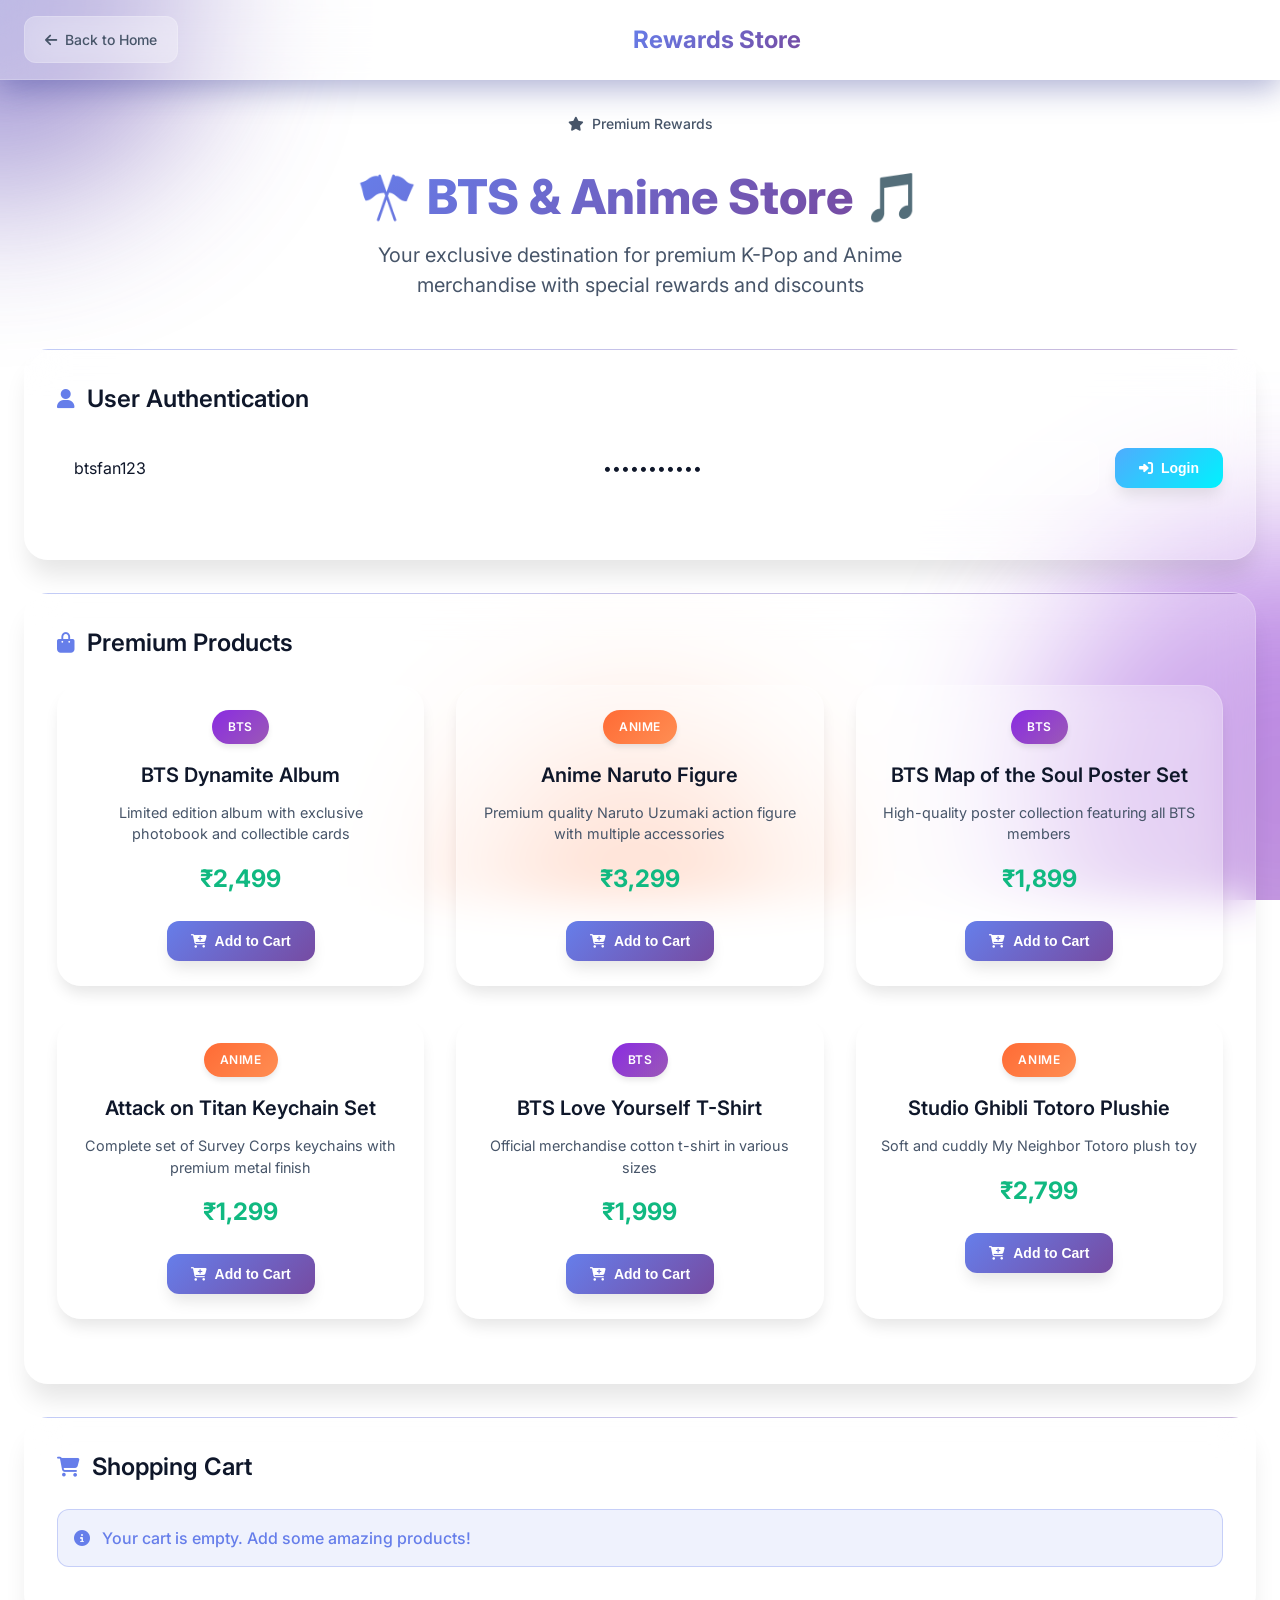
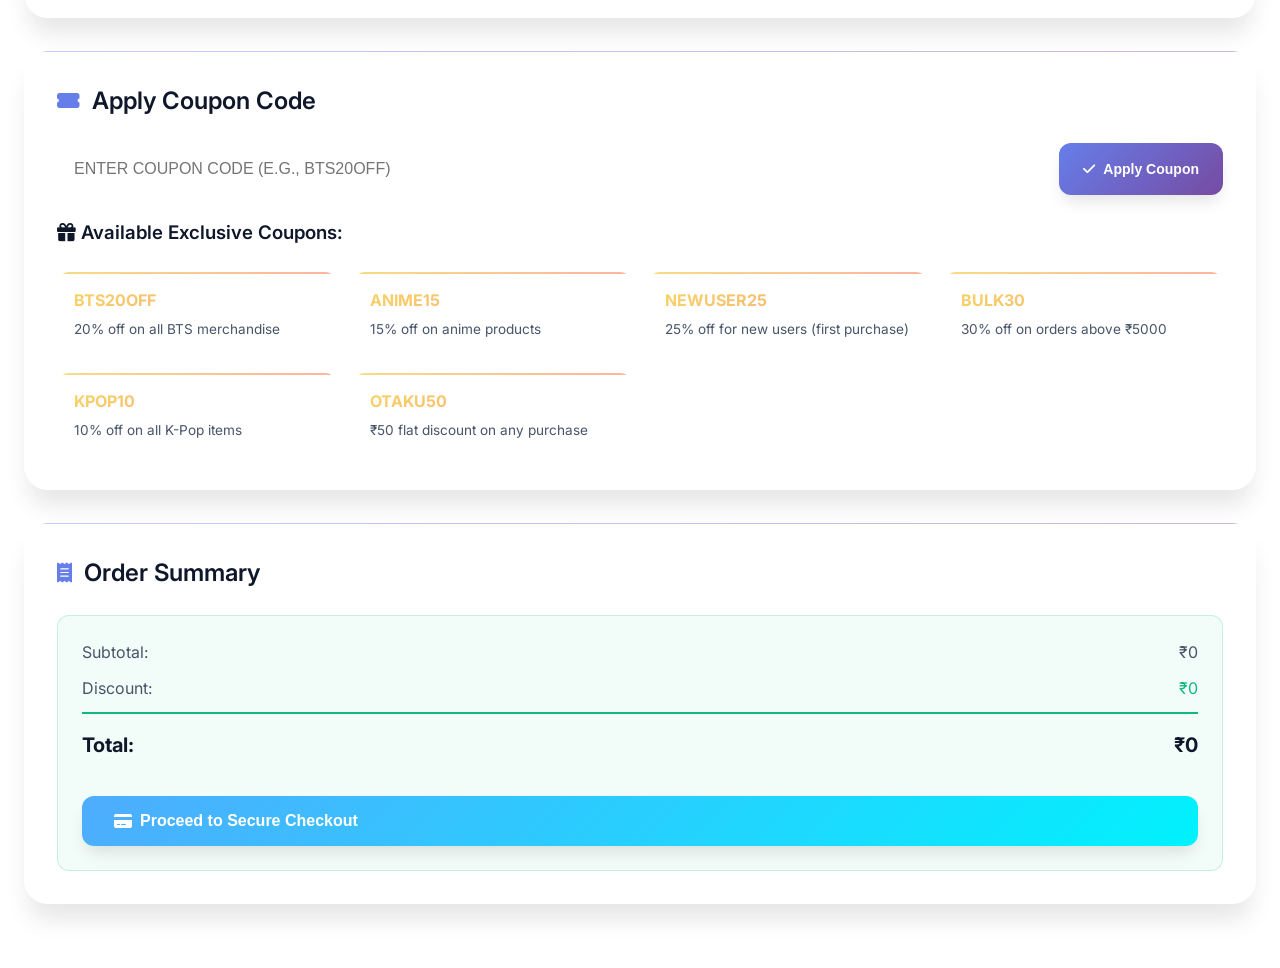
<file: coupon_system/frontend/index.html>
<!DOCTYPE html>
<html lang="en">
<head>
    <meta charset="UTF-8">
    <meta name="viewport" content="width=device-width, initial-scale=1.0">
    <title>Nexus - Premium Rewards Store</title>
    <link href="https://fonts.googleapis.com/css2?family=Inter:wght@300;400;500;600;700;800&display=swap" rel="stylesheet">
    <link href="https://cdnjs.cloudflare.com/ajax/libs/font-awesome/6.4.0/css/all.min.css" rel="stylesheet">
    <style>
        /* Premium Styles from index.html */
        * { 
            margin: 0; 
            padding: 0; 
            box-sizing: border-box; 
        }
        
        :root {
            /* Light Theme Colors */
            --bg-primary: #ffffff;
            --bg-secondary: #f8fafc;
            --bg-muted: #f1f5f9;
            --text-primary: #0f172a;
            --text-secondary: #475569;
            --text-muted: #94a3b8;
            --border-color: #e2e8f0;
            --border-muted: #f1f5f9;
            
            /* Premium Color Palette */
            --primary-gradient: linear-gradient(135deg, #667eea 0%, #764ba2 100%);
            --secondary-gradient: linear-gradient(135deg, #f093fb 0%, #f5576c 100%);
            --success-gradient: linear-gradient(135deg, #4facfe 0%, #00f2fe 100%);
            --premium-gold: linear-gradient(135deg, #f6d365 0%, #fda085 100%);
            --danger-gradient: linear-gradient(135deg, #ff6b6b 0%, #ee5a52 100%);
            --purple-gradient: linear-gradient(135deg, #8A2BE2 0%, #9B59B6 100%);
            --anime-gradient: linear-gradient(135deg, #FF6B35 0%, #FF8E53 100%);
            
            /* Glass Morphism Effects */
            --glass-bg: rgba(255, 255, 255, 0.25);
            --glass-border: rgba(255, 255, 255, 0.18);
            --glass-shadow: 0 8px 32px 0 rgba(31, 38, 135, 0.37);
            --glass-blur: blur(20px);
            
            /* Premium Shadows */
            --shadow-sm: 0 1px 2px 0 rgba(0, 0, 0, 0.05);
            --shadow-md: 0 4px 6px -1px rgba(0, 0, 0, 0.1);
            --shadow-lg: 0 10px 15px -3px rgba(0, 0, 0, 0.1);
            --shadow-xl: 0 20px 25px -5px rgba(0, 0, 0, 0.1);
            --shadow-2xl: 0 25px 50px -12px rgba(0, 0, 0, 0.25);
            --shadow-premium: 0 20px 40px -14px rgba(102, 126, 234, 0.25);
            --shadow-glow: 0 0 30px rgba(102, 126, 234, 0.4);
            
            --font-family: 'Inter', -apple-system, BlinkMacSystemFont, 'Segoe UI', Roboto, sans-serif;
        }

        /* Dark Theme Variables */
        [data-theme="dark"] {
            --bg-primary: #0f1419;
            --bg-secondary: #1e293b;
            --bg-muted: #334155;
            --text-primary: #f1f5f9;
            --text-secondary: #cbd5e1;
            --text-muted: #64748b;
            --border-color: #475569;
            --border-muted: #334155;
            
            --glass-bg: rgba(0, 0, 0, 0.4);
            --glass-border: rgba(255, 255, 255, 0.1);
            --glass-shadow: 0 8px 32px 0 rgba(0, 0, 0, 0.5);
        }

        body {
            font-family: var(--font-family);
            background: var(--bg-primary);
            min-height: 100vh;
            color: var(--text-primary);
            overflow-x: hidden;
            transition: all 0.3s cubic-bezier(0.4, 0, 0.2, 1);
            line-height: 1.5;
        }

        /* Animated Background */
        .animated-background {
            position: fixed;
            top: 0;
            left: 0;
            width: 100%;
            height: 100%;
            z-index: -1;
            overflow: hidden;
            background: var(--bg-primary);
        }

        .gradient-orb {
            position: absolute;
            border-radius: 50%;
            filter: blur(80px);
            opacity: 0.6;
            animation: float 20s ease-in-out infinite;
        }

        .orb-1 { width: 400px; height: 400px; background: var(--primary-gradient); top: -200px; left: -200px; animation-delay: 0s; }
        .orb-2 { width: 500px; height: 500px; background: var(--purple-gradient); top: 60%; right: -250px; animation-delay: -10s; }
        .orb-3 { width: 300px; height: 300px; background: var(--anime-gradient); bottom: -150px; left: 50%; transform: translateX(-50%); animation-delay: -5s; }

        @keyframes float {
            0%, 100% { transform: translate(0, 0) scale(1); }
            33% { transform: translate(30px, -30px) scale(1.1); }
            66% { transform: translate(-20px, 20px) scale(0.9); }
        }

        /* Navigation */
        .premium-navbar {
            position: fixed;
            top: 0;
            left: 0;
            right: 0;
            z-index: 1000;
            backdrop-filter: var(--glass-blur);
            -webkit-backdrop-filter: var(--glass-blur);
            background: var(--glass-bg);
            border-bottom: 1px solid var(--glass-border);
            box-shadow: var(--glass-shadow);
            transition: all 0.3s cubic-bezier(0.4, 0, 0.2, 1);
        }

        .nav-container {
            max-width: 1400px;
            margin: 0 auto;
            display: flex;
            align-items: center;
            justify-content: space-between;
            padding: 1rem 1.5rem;
        }

        .back-btn {
            display: inline-flex;
            align-items: center;
            gap: 0.5rem;
            padding: 0.75rem 1.25rem;
            background: var(--glass-bg);
            backdrop-filter: var(--glass-blur);
            -webkit-backdrop-filter: var(--glass-blur);
            border: 1px solid var(--glass-border);
            border-radius: 12px;
            color: var(--text-secondary);
            font-weight: 500;
            cursor: pointer;
            transition: all 0.3s cubic-bezier(0.4, 0, 0.2, 1);
            text-decoration: none;
            font-size: 0.875rem;
        }

        .back-btn:hover {
            background: rgba(102, 126, 234, 0.1);
            transform: translateY(-2px);
            box-shadow: var(--shadow-lg);
            border-color: rgba(102, 126, 234, 0.3);
        }

        .nav-title {
            font-size: 1.5rem;
            font-weight: 700;
            background: var(--primary-gradient);
            -webkit-background-clip: text;
            -webkit-text-fill-color: transparent;
            background-clip: text;
        }

        /* Main Container */
        .container {
            max-width: 1400px;
            margin: 0 auto;
            padding: 100px 1.5rem 2rem;
        }

        /* Header Section */
        .premium-header {
            text-align: center;
            margin-bottom: 3rem;
        }

        .header-badge {
            display: inline-flex;
            align-items: center;
            gap: 0.5rem;
            background: var(--glass-bg);
            backdrop-filter: var(--glass-blur);
            -webkit-backdrop-filter: var(--glass-blur);
            border: 1px solid var(--glass-border);
            padding: 0.75rem 1rem;
            border-radius: 25px;
            color: var(--text-secondary);
            font-size: 0.875rem;
            font-weight: 500;
            margin-bottom: 1.5rem;
            animation: fadeInUp 0.8s ease-out;
        }

        .header-title {
            font-size: 3rem;
            font-weight: 800;
            line-height: 1.1;
            margin-bottom: 1rem;
            animation: fadeInUp 0.8s ease-out 0.2s both;
        }

        .title-gradient {
            background: var(--primary-gradient);
            -webkit-background-clip: text;
            -webkit-text-fill-color: transparent;
            background-clip: text;
        }

        .header-subtitle {
            font-size: 1.25rem;
            color: var(--text-secondary);
            max-width: 600px;
            margin: 0 auto 2rem;
            animation: fadeInUp 0.8s ease-out 0.4s both;
        }

        /* Premium Cards */
        .premium-card {
            background: var(--glass-bg);
            backdrop-filter: var(--glass-blur);
            -webkit-backdrop-filter: var(--glass-blur);
            border: 1px solid var(--glass-border);
            border-radius: 1.5rem;
            padding: 2rem;
            margin-bottom: 2rem;
            transition: all 0.3s cubic-bezier(0.4, 0, 0.2, 1);
            box-shadow: var(--shadow-xl);
            position: relative;
            overflow: hidden;
        }

        .premium-card::before {
            content: '';
            position: absolute;
            top: 0;
            left: 0;
            right: 0;
            height: 1px;
            background: var(--primary-gradient);
            opacity: 0.4;
        }

        .premium-card:hover {
            transform: translateY(-5px);
            box-shadow: var(--shadow-2xl), var(--shadow-glow);
            border-color: rgba(102, 126, 234, 0.3);
        }

        .card-title {
            font-size: 1.5rem;
            font-weight: 600;
            margin-bottom: 1.5rem;
            color: var(--text-primary);
            display: flex;
            align-items: center;
            gap: 0.75rem;
        }

        .card-icon {
            font-size: 1.25rem;
            color: #667eea;
        }

        /* User Authentication */
        .auth-section {
            display: flex;
            align-items: center;
            gap: 1rem;
            margin-bottom: 2rem;
        }

        .auth-input {
            flex: 1;
            padding: 1rem;
            background: var(--glass-bg);
            border: 1px solid var(--glass-border);
            border-radius: 12px;
            color: var(--text-primary);
            font-size: 1rem;
            transition: all 0.3s cubic-bezier(0.4, 0, 0.2, 1);
            font-family: var(--font-family);
        }

        .auth-input::placeholder {
            color: var(--text-muted);
        }

        .auth-input:focus {
            outline: none;
            border-color: #667eea;
            background: var(--bg-primary);
            box-shadow: 0 0 0 3px rgba(102, 126, 234, 0.1);
        }

        .user-info {
            background: rgba(16, 185, 129, 0.1);
            border: 1px solid rgba(16, 185, 129, 0.3);
            color: #10b981;
            padding: 1rem;
            border-radius: 12px;
            display: flex;
            align-items: center;
            justify-content: space-between;
        }

        /* Premium Buttons */
        .btn-premium {
            display: inline-flex;
            align-items: center;
            gap: 0.5rem;
            padding: 0.75rem 1.5rem;
            background: var(--primary-gradient);
            border: none;
            border-radius: 12px;
            color: white;
            font-weight: 600;
            font-size: 0.875rem;
            cursor: pointer;
            transition: all 0.3s cubic-bezier(0.4, 0, 0.2, 1);
            text-decoration: none;
            position: relative;
            overflow: hidden;
            box-shadow: var(--shadow-lg);
        }

        .btn-premium:hover {
            transform: translateY(-2px);
            box-shadow: var(--shadow-premium);
        }

        .btn-danger {
            background: var(--danger-gradient);
        }

        .btn-success {
            background: var(--success-gradient);
        }

        .btn-secondary {
            background: var(--glass-bg);
            color: var(--text-primary);
            border: 1px solid var(--glass-border);
        }

        .btn-secondary:hover {
            background: rgba(102, 126, 234, 0.1);
            border-color: rgba(102, 126, 234, 0.3);
        }

        /* Products Grid */
        .products-grid {
            display: grid;
            grid-template-columns: repeat(auto-fit, minmax(300px, 1fr));
            gap: 2rem;
            margin-bottom: 2rem;
        }

        .product-card {
            background: var(--glass-bg);
            backdrop-filter: var(--glass-blur);
            -webkit-backdrop-filter: var(--glass-blur);
            border: 1px solid var(--glass-border);
            border-radius: 1.5rem;
            padding: 1.5rem;
            text-align: center;
            transition: all 0.3s cubic-bezier(0.4, 0, 0.2, 1);
            cursor: pointer;
            position: relative;
            overflow: hidden;
            box-shadow: var(--shadow-lg);
        }

        .product-card:hover {
            transform: translateY(-8px);
            box-shadow: var(--shadow-2xl), var(--shadow-glow);
            border-color: rgba(102, 126, 234, 0.3);
        }

        .product-theme {
            display: inline-block;
            padding: 0.5rem 1rem;
            border-radius: 25px;
            font-size: 0.75rem;
            font-weight: 600;
            margin-bottom: 1rem;
            text-transform: uppercase;
            letter-spacing: 0.05em;
        }

        .theme-bts {
            background: var(--purple-gradient);
            color: white;
            box-shadow: var(--shadow-md);
        }

        .theme-anime {
            background: var(--anime-gradient);
            color: white;
            box-shadow: var(--shadow-md);
        }

        .product-name {
            font-size: 1.25rem;
            font-weight: 600;
            margin-bottom: 0.75rem;
            color: var(--text-primary);
        }

        .product-description {
            color: var(--text-secondary);
            font-size: 0.9rem;
            margin-bottom: 1rem;
            line-height: 1.5;
        }

        .product-price {
            font-size: 1.5rem;
            font-weight: 700;
            color: #10b981;
            margin-bottom: 1.5rem;
        }

        /* Cart Section */
        .cart-items {
            min-height: 60px;
            margin-bottom: 1rem;
        }

        .cart-item {
            display: flex;
            justify-content: space-between;
            align-items: center;
            padding: 1rem 0;
            border-bottom: 1px solid var(--glass-border);
        }

        .cart-item:last-child {
            border-bottom: none;
        }

        .cart-item-info {
            flex: 1;
        }

        .cart-item-name {
            font-weight: 600;
            color: var(--text-primary);
            margin-bottom: 0.25rem;
        }

        .cart-item-price {
            color: var(--text-secondary);
            font-size: 0.9rem;
        }

        /* Coupon Section */
        .coupon-input {
            display: flex;
            gap: 1rem;
            margin-bottom: 1.5rem;
        }

        .coupon-input input {
            flex: 1;
            padding: 1rem;
            background: var(--glass-bg);
            border: 1px solid var(--glass-border);
            border-radius: 12px;
            color: var(--text-primary);
            font-size: 1rem;
            text-transform: uppercase;
            font-weight: 500;
        }

        .coupon-input input:focus {
            outline: none;
            border-color: #667eea;
            box-shadow: 0 0 0 3px rgba(102, 126, 234, 0.1);
        }

        .available-coupons {
            display: grid;
            grid-template-columns: repeat(auto-fit, minmax(250px, 1fr));
            gap: 1rem;
            margin-top: 1.5rem;
        }

        .coupon-card {
            background: var(--glass-bg);
            border: 1px solid var(--glass-border);
            border-radius: 12px;
            padding: 1rem;
            cursor: pointer;
            transition: all 0.3s cubic-bezier(0.4, 0, 0.2, 1);
            position: relative;
            overflow: hidden;
        }

        .coupon-card::before {
            content: '';
            position: absolute;
            top: 0;
            left: 0;
            right: 0;
            height: 2px;
            background: var(--premium-gold);
            opacity: 0.8;
        }

        .coupon-card:hover {
            transform: translateY(-3px);
            box-shadow: var(--shadow-lg);
            border-color: rgba(102, 126, 234, 0.3);
        }

        .coupon-code {
            font-weight: 700;
            font-size: 1rem;
            background: var(--premium-gold);
            -webkit-background-clip: text;
            -webkit-text-fill-color: transparent;
            background-clip: text;
            margin-bottom: 0.5rem;
            display: block;
        }

        .coupon-description {
            font-size: 0.85rem;
            color: var(--text-secondary);
            line-height: 1.4;
        }

        /* Order Summary */
        .order-summary {
            background: rgba(16, 185, 129, 0.05);
            border: 1px solid rgba(16, 185, 129, 0.2);
            border-radius: 12px;
            padding: 1.5rem;
        }

        .summary-row {
            display: flex;
            justify-content: space-between;
            align-items: center;
            margin-bottom: 0.75rem;
            color: var(--text-secondary);
        }

        .total-row {
            border-top: 2px solid #10b981;
            padding-top: 1rem;
            font-weight: 700;
            font-size: 1.25rem;
            color: var(--text-primary);
        }

        /* Messages */
        .message {
            padding: 1rem;
            border-radius: 12px;
            margin: 1rem 0;
            display: flex;
            align-items: center;
            gap: 0.75rem;
            font-weight: 500;
        }

        .message.success {
            background: rgba(16, 185, 129, 0.1);
            color: #10b981;
            border: 1px solid rgba(16, 185, 129, 0.3);
        }

        .message.error {
            background: rgba(239, 68, 68, 0.1);
            color: #ef4444;
            border: 1px solid rgba(239, 68, 68, 0.3);
        }

        .message.info {
            background: rgba(102, 126, 234, 0.1);
            color: #667eea;
            border: 1px solid rgba(102, 126, 234, 0.3);
        }

        /* Utilities */
        .hidden { display: none; }

        /* Animations */
        @keyframes fadeInUp {
            from { opacity: 0; transform: translateY(30px); }
            to { opacity: 1; transform: translateY(0); }
        }

        @keyframes pulse {
            0%, 100% { transform: scale(1); opacity: 1; }
            50% { transform: scale(1.05); opacity: 0.8; }
        }

        .animate-pulse { animation: pulse 2s infinite; }

        /* Responsive Design */
        @media (max-width: 768px) {
            .container {
                padding: 80px 1rem 1rem;
            }

            .header-title {
                font-size: 2rem;
            }

            .products-grid {
                grid-template-columns: 1fr;
            }

            .auth-section {
                flex-direction: column;
                align-items: stretch;
            }

            .coupon-input {
                flex-direction: column;
            }

            .available-coupons {
                grid-template-columns: 1fr;
            }

            .nav-container {
                padding: 0.75rem;
            }

            .nav-title {
                font-size: 1.25rem;
            }
        }

        @media (max-width: 480px) {
            .header-title {
                font-size: 1.75rem;
            }
            
            .premium-card {
                padding: 1.5rem;
            }
        }
    </style>
</head>
<body>
    <!-- Animated Background -->
    <div class="animated-background">
        <div class="gradient-orb orb-1"></div>
        <div class="gradient-orb orb-2"></div>
        <div class="gradient-orb orb-3"></div>
    </div>

    <!-- Premium Navigation -->
    <nav class="premium-navbar">
        <div class="nav-container">
            <a href="../index.html" class="back-btn">
                <i class="fas fa-arrow-left"></i>
                <span>Back to Home</span>
            </a>
            <h2 class="nav-title">Rewards Store</h2>
            <div></div>
        </div>
    </nav>

    <div class="container">
        <!-- Premium Header -->
        <div class="premium-header">
            <div class="header-badge">
                <i class="fas fa-star animate-pulse"></i>
                <span>Premium Rewards</span>
            </div>
            
            <h1 class="header-title">
                <span class="title-gradient">🎌 BTS & Anime Store</span> 🎵
            </h1>
            
            <p class="header-subtitle">
                Your exclusive destination for premium K-Pop and Anime merchandise with special rewards and discounts
            </p>
        </div>

        <!-- User Authentication Card -->
        <div class="premium-card">
            <h2 class="card-title">
                <i class="fas fa-user card-icon"></i>
                User Authentication
            </h2>
            <div class="login-section">
                <div id="loginForm" class="auth-section">
                    <input type="text" id="username" class="auth-input" placeholder="Username" value="btsfan123">
                    <input type="password" id="password" class="auth-input" placeholder="Password" value="password123">
                    <button class="btn-premium btn-success" onclick="login()">
                        <i class="fas fa-sign-in-alt"></i>
                        Login
                    </button>
                </div>
                <div id="userInfo" class="user-info hidden">
                    <span id="welcomeMessage">
                        <i class="fas fa-check-circle"></i>
                        <span></span>
                    </span>
                    <button class="btn-premium btn-danger" onclick="logout()">
                        <i class="fas fa-sign-out-alt"></i>
                        Logout
                    </button>
                </div>
            </div>
        </div>

        <!-- Products Section -->
        <div class="premium-card">
            <h2 class="card-title">
                <i class="fas fa-shopping-bag card-icon"></i>
                Premium Products
            </h2>
            <div class="products-grid" id="productsGrid">
                <!-- Products will be loaded here -->
            </div>
        </div>

        <!-- Shopping Cart -->
        <div class="premium-card">
            <h2 class="card-title">
                <i class="fas fa-shopping-cart card-icon"></i>
                Shopping Cart
            </h2>
            <div class="cart-items" id="cartItems">
                <div class="message info">
                    <i class="fas fa-info-circle"></i>
                    Your cart is empty. Add some amazing products!
                </div>
            </div>
        </div>

        <!-- Coupon Section -->
        <div class="premium-card">
            <h2 class="card-title">
                <i class="fas fa-ticket-alt card-icon"></i>
                Apply Coupon Code
            </h2>
            <div class="coupon-input">
                <input type="text" id="couponCode" placeholder="Enter coupon code (e.g., BTS20OFF)">
                <button class="btn-premium" onclick="applyCoupon()">
                    <i class="fas fa-check"></i>
                    Apply Coupon
                </button>
            </div>
            <div id="couponMessage"></div>
            
            <h3 style="margin-bottom: 1rem; color: var(--text-primary); font-weight: 600;">
                <i class="fas fa-gift"></i> Available Exclusive Coupons:
            </h3>
            <div class="available-coupons" id="availableCoupons">
                <!-- Available coupons will be loaded here -->
            </div>
        </div>

        <!-- Order Summary -->
        <div class="premium-card">
            <h2 class="card-title">
                <i class="fas fa-receipt card-icon"></i>
                Order Summary
            </h2>
            <div class="order-summary" id="orderSummary">
                <div class="summary-row">
                    <span>Subtotal:</span>
                    <span id="subtotal">₹0.00</span>
                </div>
                <div class="summary-row">
                    <span>Discount:</span>
                    <span id="discount" style="color: #10b981;">₹0.00</span>
                </div>
                <div class="summary-row total-row">
                    <span>Total:</span>
                    <span id="total">₹0.00</span>
                </div>
                <button class="btn-premium btn-success" onclick="checkout()" style="width: 100%; margin-top: 1.5rem; padding: 1rem 2rem; font-size: 1rem;">
                    <i class="fas fa-credit-card"></i>
                    Proceed to Secure Checkout
                </button>
            </div>
        </div>
    </div>

    <script>
        // Sample data
        const products = [
            {
                id: 1,
                name: "BTS Dynamite Album",
                description: "Limited edition album with exclusive photobook and collectible cards",
                price: 2499,
                theme: "bts"
            },
            {
                id: 2,
                name: "Anime Naruto Figure",
                description: "Premium quality Naruto Uzumaki action figure with multiple accessories",
                price: 3299,
                theme: "anime"
            },
            {
                id: 3,
                name: "BTS Map of the Soul Poster Set",
                description: "High-quality poster collection featuring all BTS members",
                price: 1899,
                theme: "bts"
            },
            {
                id: 4,
                name: "Attack on Titan Keychain Set",
                description: "Complete set of Survey Corps keychains with premium metal finish",
                price: 1299,
                theme: "anime"
            },
            {
                id: 5,
                name: "BTS Love Yourself T-Shirt",
                description: "Official merchandise cotton t-shirt in various sizes",
                price: 1999,
                theme: "bts"
            },
            {
                id: 6,
                name: "Studio Ghibli Totoro Plushie",
                description: "Soft and cuddly My Neighbor Totoro plush toy",
                price: 2799,
                theme: "anime"
            }
        ];

        const availableCoupons = [
            { code: "BTS20OFF", discount: 20, description: "20% off on all BTS merchandise" },
            { code: "ANIME15", discount: 15, description: "15% off on anime products" },
            { code: "NEWUSER25", discount: 25, description: "25% off for new users (first purchase)" },
            { code: "BULK30", discount: 30, description: "30% off on orders above ₹5000" },
            { code: "KPOP10", discount: 10, description: "10% off on all K-Pop items" },
            { code: "OTAKU50", discount: 50, description: "₹50 flat discount on any purchase" }
        ];

        let cart = [];
        let currentUser = null;
        let appliedCoupon = null;

        // Initialize the page
        function init() {
            loadProducts();
            loadAvailableCoupons();
            updateCartDisplay();
            updateOrderSummary();
        }

        // Load products
        function loadProducts() {
            const grid = document.getElementById('productsGrid');
            grid.innerHTML = products.map(product => `
                <div class="product-card" onclick="addToCart(${product.id})">
                    <div class="product-theme theme-${product.theme}">
                        ${product.theme.toUpperCase()}
                    </div>
                    <h3 class="product-name">${product.name}</h3>
                    <p class="product-description">${product.description}</p>
                    <div class="product-price">₹${product.price.toLocaleString()}</div>
                    <button class="btn-premium" onclick="event.stopPropagation(); addToCart(${product.id})">
                        <i class="fas fa-cart-plus"></i>
                        Add to Cart
                    </button>
                </div>
            `).join('');
        }

        // Load available coupons
        function loadAvailableCoupons() {
            const container = document.getElementById('availableCoupons');
            container.innerHTML = availableCoupons.map(coupon => `
                <div class="coupon-card" onclick="applyCouponCode('${coupon.code}')">
                    <div class="coupon-code">${coupon.code}</div>
                    <div class="coupon-description">${coupon.description}</div>
                </div>
            `).join('');
        }

        // User authentication
        function login() {
            const username = document.getElementById('username').value;
            const password = document.getElementById('password').value;
            
            if (username === 'btsfan123' && password === 'password123') {
                currentUser = { username: username, isNewUser: false };
                showMessage('Login successful! Welcome back!', 'success');
                
                document.getElementById('loginForm').classList.add('hidden');
                document.getElementById('userInfo').classList.remove('hidden');
                document.getElementById('welcomeMessage').querySelector('span').textContent = `Welcome back, ${username}!`;
            } else {
                showMessage('Invalid credentials! Try: btsfan123 / password123', 'error');
            }
        }

        function logout() {
            currentUser = null;
            appliedCoupon = null;
            
            document.getElementById('loginForm').classList.remove('hidden');
            document.getElementById('userInfo').classList.add('hidden');
            
            showMessage('Logged out successfully!', 'info');
            updateOrderSummary();
        }

        // Shopping cart functions
        function addToCart(productId) {
            const product = products.find(p => p.id === productId);
            const existingItem = cart.find(item => item.id === productId);
            
            if (existingItem) {
                existingItem.quantity += 1;
            } else {
                cart.push({ ...product, quantity: 1 });
            }
            
            showMessage(`${product.name} added to cart!`, 'success');
            updateCartDisplay();
            updateOrderSummary();
        }

        function removeFromCart(productId) {
            cart = cart.filter(item => item.id !== productId);
            updateCartDisplay();
            updateOrderSummary();
            showMessage('Item removed from cart', 'info');
        }

        function updateCartDisplay() {
            const container = document.getElementById('cartItems');
            
            if (cart.length === 0) {
                container.innerHTML = `
                    <div class="message info">
                        <i class="fas fa-info-circle"></i>
                        Your cart is empty. Add some amazing products!
                    </div>
                `;
                return;
            }

            container.innerHTML = cart.map(item => `
                <div class="cart-item">
                    <div class="cart-item-info">
                        <div class="cart-item-name">${item.name}</div>
                        <div class="cart-item-price">₹${item.price.toLocaleString()} x ${item.quantity}</div>
                    </div>
                    <button class="btn-premium btn-danger" onclick="removeFromCart(${item.id})">
                        <i class="fas fa-trash"></i>
                        Remove
                    </button>
                </div>
            `).join('');
        }

        // Coupon functions
        function applyCouponCode(code) {
            document.getElementById('couponCode').value = code;
            applyCoupon();
        }

        function applyCoupon() {
            const code = document.getElementById('couponCode').value.toUpperCase();
            const coupon = availableCoupons.find(c => c.code === code);
            
            if (!currentUser) {
                showMessage('Please login to apply coupons!', 'error');
                return;
            }

            if (!coupon) {
                showMessage('Invalid coupon code!', 'error');
                return;
            }

            const subtotal = getSubtotal();
            if (subtotal === 0) {
                showMessage('Add items to cart before applying coupon!', 'error');
                return;
            }

            // Special conditions for certain coupons
            if (code === 'NEWUSER25' && !currentUser.isNewUser) {
                showMessage('This coupon is only for new users!', 'error');
                return;
            }

            if (code === 'BULK30' && subtotal < 5000) {
                showMessage('This coupon requires minimum order of ₹5000!', 'error');
                return;
            }

            appliedCoupon = coupon;
            showMessage(`Coupon "${code}" applied successfully! You saved ${coupon.discount > 100 ? '₹' + coupon.discount : coupon.discount + '%'}!`, 'success');
            updateOrderSummary();
        }

        // Order summary functions
        function getSubtotal() {
            return cart.reduce((sum, item) => sum + (item.price * item.quantity), 0);
        }

        function getDiscount() {
            if (!appliedCoupon) return 0;
            
            const subtotal = getSubtotal();
            if (appliedCoupon.discount > 100) {
                // Flat discount
                return Math.min(appliedCoupon.discount, subtotal);
            } else {
                // Percentage discount
                return Math.floor((subtotal * appliedCoupon.discount) / 100);
            }
        }

        function updateOrderSummary() {
            const subtotal = getSubtotal();
            const discount = getDiscount();
            const total = subtotal - discount;

            document.getElementById('subtotal').textContent = `₹${subtotal.toLocaleString()}`;
            document.getElementById('discount').textContent = `₹${discount.toLocaleString()}`;
            document.getElementById('total').textContent = `₹${total.toLocaleString()}`;
        }

        // Checkout function
        function checkout() {
            if (!currentUser) {
                showMessage('Please login to proceed with checkout!', 'error');
                return;
            }

            if (cart.length === 0) {
                showMessage('Your cart is empty!', 'error');
                return;
            }

            const total = getSubtotal() - getDiscount();
            showMessage(`Order placed successfully! Total: ₹${total.toLocaleString()}. Thank you for shopping with us!`, 'success');
            
            // Reset cart and coupon
            cart = [];
            appliedCoupon = null;
            document.getElementById('couponCode').value = '';
            
            updateCartDisplay();
            updateOrderSummary();
        }

        // Utility function to show messages
        function showMessage(text, type) {
            const messageContainer = document.getElementById('couponMessage');
            const iconMap = {
                'success': 'fas fa-check-circle',
                'error': 'fas fa-exclamation-circle',
                'info': 'fas fa-info-circle'
            };
            
            messageContainer.innerHTML = `
                <div class="message ${type}">
                    <i class="${iconMap[type]}"></i>
                    ${text}
                </div>
            `;
            
            // Auto-hide after 5 seconds
            setTimeout(() => {
                messageContainer.innerHTML = '';
            }, 5000);
        }

        // Initialize when page loads
        document.addEventListener('DOMContentLoaded', init);
    </script>
</body>
</html>
</file>
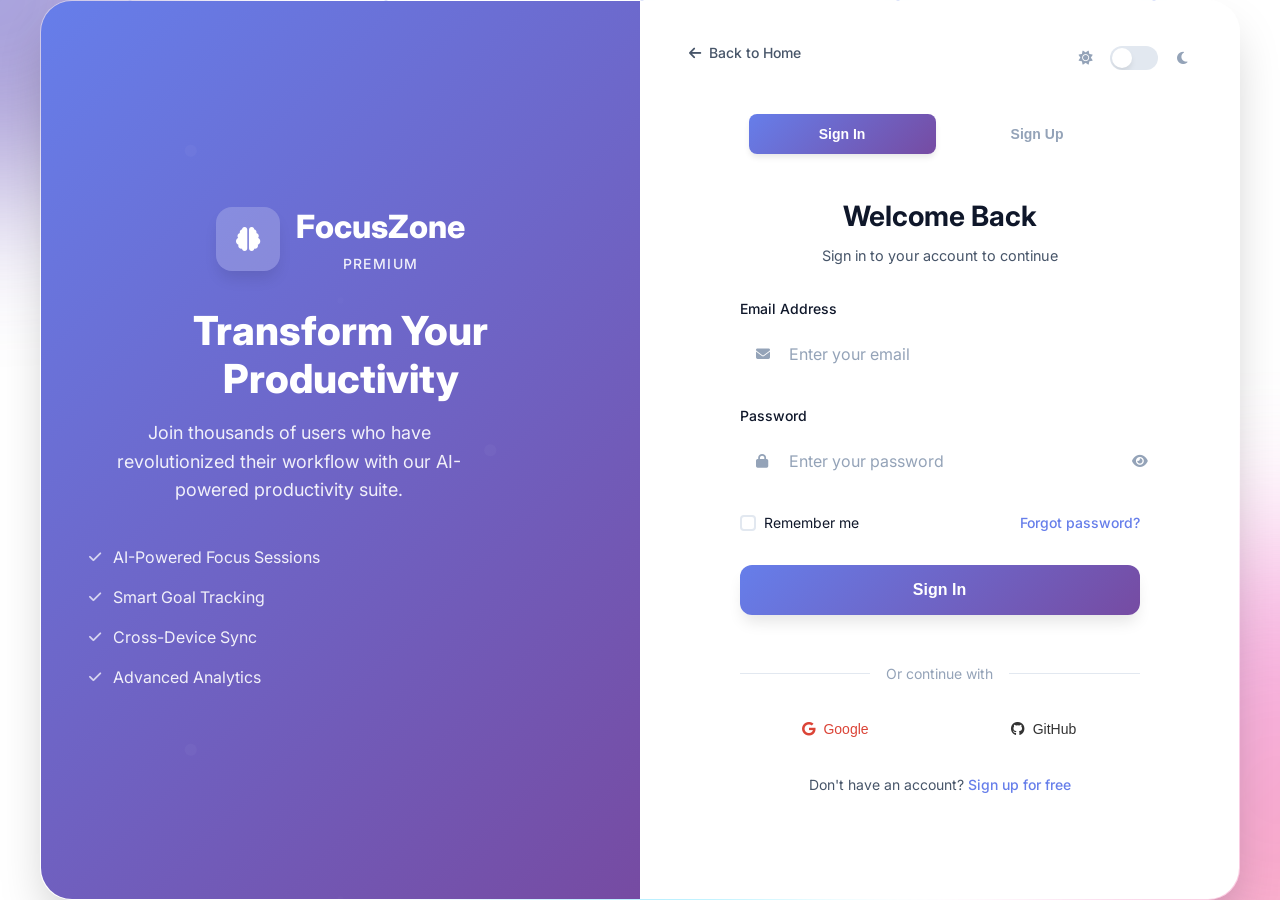
<file: login-register.html>
<!DOCTYPE html>
<html lang="en">
<head>
    <meta charset="UTF-8">
    <meta name="viewport" content="width=device-width, initial-scale=1.0">
    <title>Login & Register - Nexus Premium</title>
    <link href="https://fonts.googleapis.com/css2?family=Inter:wght@300;400;500;600;700;800&display=swap" rel="stylesheet">
    <link href="https://cdnjs.cloudflare.com/ajax/libs/font-awesome/6.4.0/css/all.min.css" rel="stylesheet">
    <style>
        /* Premium Styles matching index.html */
        * { margin: 0; padding: 0; box-sizing: border-box; }
        
        :root {
            /* Light Theme Colors */
            --bg-primary: #ffffff;
            --bg-secondary: #f8fafc;
            --bg-muted: #f1f5f9;
            --text-primary: #0f172a;
            --text-secondary: #475569;
            --text-muted: #94a3b8;
            --border-color: #e2e8f0;
            --border-muted: #f1f5f9;
            
            /* Premium Color Palette */
            --primary-gradient: linear-gradient(135deg, #667eea 0%, #764ba2 100%);
            --secondary-gradient: linear-gradient(135deg, #f093fb 0%, #f5576c 100%);
            --success-gradient: linear-gradient(135deg, #4facfe 0%, #00f2fe 100%);
            --premium-gold: linear-gradient(135deg, #f6d365 0%, #fda085 100%);
            --danger-gradient: linear-gradient(135deg, #ff6b6b 0%, #ee5a52 100%);
            
            /* Glass Morphism Effects */
            --glass-bg: rgba(255, 255, 255, 0.25);
            --glass-border: rgba(255, 255, 255, 0.18);
            --glass-shadow: 0 8px 32px 0 rgba(31, 38, 135, 0.37);
            --glass-blur: blur(20px);
            
            /* Premium Shadows */
            --shadow-sm: 0 1px 2px 0 rgba(0, 0, 0, 0.05);
            --shadow-md: 0 4px 6px -1px rgba(0, 0, 0, 0.1);
            --shadow-lg: 0 10px 15px -3px rgba(0, 0, 0, 0.1);
            --shadow-xl: 0 20px 25px -5px rgba(0, 0, 0, 0.1);
            --shadow-2xl: 0 25px 50px -12px rgba(0, 0, 0, 0.25);
            --shadow-premium: 0 20px 40px -14px rgba(102, 126, 234, 0.25);
            --shadow-glow: 0 0 30px rgba(102, 126, 234, 0.4);
            
            /* Typography Scale */
            --font-family: 'Inter', -apple-system, BlinkMacSystemFont, 'Segoe UI', Roboto, sans-serif;
        }

        /* Dark Theme Variables */
        [data-theme="dark"] {
            --bg-primary: #0f1419;
            --bg-secondary: #1e293b;
            --bg-muted: #334155;
            --text-primary: #f1f5f9;
            --text-secondary: #cbd5e1;
            --text-muted: #64748b;
            --border-color: #475569;
            --border-muted: #334155;
            
            --glass-bg: rgba(0, 0, 0, 0.4);
            --glass-border: rgba(255, 255, 255, 0.1);
            --glass-shadow: 0 8px 32px 0 rgba(0, 0, 0, 0.5);
            
            --shadow-sm: 0 1px 2px 0 rgba(0, 0, 0, 0.3);
            --shadow-md: 0 4px 6px -1px rgba(0, 0, 0, 0.4);
            --shadow-lg: 0 10px 15px -3px rgba(0, 0, 0, 0.4);
            --shadow-xl: 0 20px 25px -5px rgba(0, 0, 0, 0.4);
            --shadow-2xl: 0 25px 50px -12px rgba(0, 0, 0, 0.5);
        }
        
        body {
            font-family: var(--font-family);
            background: var(--bg-primary);
            min-height: 100vh;
            color: var(--text-primary);
            overflow-x: hidden;
            transition: all 0.3s cubic-bezier(0.4, 0, 0.2, 1);
            line-height: 1.5;
            display: flex;
            align-items: center;
            justify-content: center;
        }

        /* Animated Background */
        .animated-background {
            position: fixed;
            top: 0;
            left: 0;
            width: 100%;
            height: 100%;
            z-index: -1;
            overflow: hidden;
            background: var(--bg-primary);
        }

        .gradient-orb {
            position: absolute;
            border-radius: 50%;
            filter: blur(80px);
            opacity: 0.6;
            animation: float 20s ease-in-out infinite;
        }

        .orb-1 { width: 400px; height: 400px; background: var(--primary-gradient); top: -200px; left: -200px; animation-delay: 0s; }
        .orb-2 { width: 500px; height: 500px; background: var(--secondary-gradient); top: 60%; right: -250px; animation-delay: -10s; }
        .orb-3 { width: 300px; height: 300px; background: var(--success-gradient); bottom: -150px; left: 50%; transform: translateX(-50%); animation-delay: -5s; }

        @keyframes float {
            0%, 100% { transform: translate(0, 0) scale(1); }
            33% { transform: translate(30px, -30px) scale(1.1); }
            66% { transform: translate(-20px, 20px) scale(0.9); }
        }

        .floating-particles {
            position: absolute;
            width: 100%;
            height: 100%;
        }

        .particle {
            position: absolute;
            width: 4px;
            height: 4px;
            background: rgba(102, 126, 234, 0.8);
            border-radius: 50%;
            animation: particleFloat 15s linear infinite;
        }

        .particle:nth-child(1) { left: 10%; animation-delay: 0s; }
        .particle:nth-child(2) { left: 30%; animation-delay: -3s; }
        .particle:nth-child(3) { left: 50%; animation-delay: -6s; }
        .particle:nth-child(4) { left: 70%; animation-delay: -9s; }
        .particle:nth-child(5) { left: 90%; animation-delay: -12s; }

        @keyframes particleFloat {
            0% { transform: translateY(100vh) rotate(0deg); opacity: 0; }
            10% { opacity: 1; }
            90% { opacity: 1; }
            100% { transform: translateY(-100px) rotate(360deg); opacity: 0; }
        }

        /* Auth Container */
        .auth-container {
            display: flex;
            min-height: 100vh;
            width: 100%;
            max-width: 1200px;
            margin: 0 auto;
            box-shadow: var(--shadow-2xl);
            border-radius: 2rem;
            overflow: hidden;
            backdrop-filter: var(--glass-blur);
            -webkit-backdrop-filter: var(--glass-blur);
            background: var(--glass-bg);
            border: 1px solid var(--glass-border);
            position: relative;
            animation: slideInUp 0.8s ease;
        }

        /* Left Side - Welcome Panel */
        .auth-welcome {
            flex: 1;
            background: var(--primary-gradient);
            padding: 3rem;
            display: flex;
            flex-direction: column;
            justify-content: center;
            align-items: center;
            text-align: center;
            color: white;
            position: relative;
            overflow: hidden;
        }

        .auth-welcome::before {
            content: '';
            position: absolute;
            top: 0;
            left: 0;
            width: 100%;
            height: 100%;
            background: url('data:image/svg+xml,<svg xmlns="http://www.w3.org/2000/svg" viewBox="0 0 100 100"><defs><pattern id="grain" width="100" height="100" patternUnits="userSpaceOnUse"><circle cx="25" cy="25" r="1" fill="white" opacity="0.1"/><circle cx="75" cy="75" r="1" fill="white" opacity="0.1"/><circle cx="50" cy="50" r="0.5" fill="white" opacity="0.05"/></pattern></defs><rect width="100" height="100" fill="url(%23grain)"/></svg>');
            opacity: 0.3;
        }

        .welcome-content {
            position: relative;
            z-index: 2;
        }

        .logo-container {
            display: flex;
            align-items: center;
            gap: 1rem;
            margin-bottom: 2rem;
            justify-content: center;
        }

        .logo-icon {
            width: 64px;
            height: 64px;
            background: rgba(255, 255, 255, 0.2);
            border-radius: 16px;
            display: flex;
            align-items: center;
            justify-content: center;
            color: white;
            font-size: 1.5rem;
            box-shadow: var(--shadow-lg);
            animation: pulse 2s infinite;
        }

        .logo-text h1 {
            font-size: 2rem;
            font-weight: 800;
            margin: 0;
        }

        .logo-subtitle {
            font-size: 0.875rem;
            opacity: 0.9;
            font-weight: 500;
            text-transform: uppercase;
            letter-spacing: 0.1em;
        }

        .welcome-title {
            font-size: 2.5rem;
            font-weight: 800;
            margin-bottom: 1rem;
            line-height: 1.2;
        }

        .welcome-description {
            font-size: 1.125rem;
            opacity: 0.9;
            line-height: 1.6;
            margin-bottom: 2rem;
            max-width: 400px;
        }

        .welcome-features {
            list-style: none;
            text-align: left;
        }

        .welcome-features li {
            display: flex;
            align-items: center;
            gap: 0.75rem;
            padding: 0.5rem 0;
            font-size: 1rem;
            opacity: 0.9;
        }

        .welcome-features i {
            color: rgba(255, 255, 255, 0.8);
            font-size: 0.875rem;
        }

        /* Right Side - Forms */
        .auth-forms {
            flex: 1;
            padding: 3rem;
            display: flex;
            flex-direction: column;
            justify-content: center;
            background: var(--bg-primary);
            position: relative;
        }

        .theme-switcher {
            position: absolute;
            top: 2rem;
            right: 2rem;
            display: flex;
            align-items: center;
            gap: 0.5rem;
            background: var(--glass-bg);
            border: 1px solid var(--glass-border);
            border-radius: 25px;
            padding: 0.5rem;
            backdrop-filter: var(--glass-blur);
            -webkit-backdrop-filter: var(--glass-blur);
        }

        .theme-icon {
            width: 32px;
            height: 32px;
            display: flex;
            align-items: center;
            justify-content: center;
            border-radius: 50%;
            transition: all 0.3s cubic-bezier(0.4, 0, 0.2, 1);
            font-size: 0.875rem;
            color: var(--text-muted);
        }

        .theme-toggle {
            position: relative;
            width: 48px;
            height: 24px;
        }

        #theme-checkbox {
            display: none;
        }

        .theme-slider {
            position: absolute;
            top: 0;
            left: 0;
            right: 0;
            bottom: 0;
            background: var(--border-color);
            border-radius: 25px;
            cursor: pointer;
            transition: all 0.3s cubic-bezier(0.4, 0, 0.2, 1);
            overflow: hidden;
        }

        .theme-slider:before {
            content: '';
            position: absolute;
            top: 2px;
            left: 2px;
            width: 20px;
            height: 20px;
            background: white;
            border-radius: 50%;
            transition: all 0.3s cubic-bezier(0.68, -0.55, 0.265, 1.55);
            box-shadow: var(--shadow-md);
        }

        #theme-checkbox:checked + .theme-slider {
            background: var(--primary-gradient);
        }

        #theme-checkbox:checked + .theme-slider:before {
            transform: translateX(24px);
        }

        .form-container {
            width: 100%;
            max-width: 400px;
            margin: 0 auto;
        }

        .form-tabs {
            display: flex;
            gap: 0.5rem;
            margin-bottom: 2rem;
            background: var(--glass-bg);
            padding: 0.5rem;
            border-radius: 12px;
            border: 1px solid var(--glass-border);
        }

        .tab-button {
            flex: 1;
            padding: 0.75rem 1rem;
            background: none;
            border: none;
            border-radius: 8px;
            font-weight: 600;
            font-size: 0.875rem;
            cursor: pointer;
            transition: all 0.3s cubic-bezier(0.4, 0, 0.2, 1);
            color: var(--text-muted);
        }

        .tab-button.active {
            background: var(--primary-gradient);
            color: white;
            box-shadow: var(--shadow-md);
        }

        .auth-form {
            display: none;
            animation: fadeInUp 0.5s ease;
        }

        .auth-form.active {
            display: block;
        }

        .form-header {
            text-align: center;
            margin-bottom: 2rem;
        }

        .form-title {
            font-size: 1.75rem;
            font-weight: 700;
            margin-bottom: 0.5rem;
            color: var(--text-primary);
        }

        .form-subtitle {
            color: var(--text-secondary);
            font-size: 0.9rem;
        }

        .form-group {
            margin-bottom: 1.5rem;
        }

        .form-group label {
            display: block;
            color: var(--text-primary);
            font-weight: 500;
            margin-bottom: 0.5rem;
            font-size: 0.875rem;
        }

        .input-container {
            position: relative;
        }

        .input-container i {
            position: absolute;
            left: 1rem;
            top: 50%;
            transform: translateY(-50%);
            color: var(--text-muted);
            z-index: 2;
            font-size: 0.875rem;
        }

        .input-container input {
            width: 100%;
            padding: 1rem 1rem 1rem 3rem;
            background: var(--glass-bg);
            border: 1px solid var(--glass-border);
            border-radius: 12px;
            color: var(--text-primary);
            font-size: 1rem;
            transition: all 0.3s cubic-bezier(0.4, 0, 0.2, 1);
            font-family: var(--font-family);
            backdrop-filter: var(--glass-blur);
            -webkit-backdrop-filter: var(--glass-blur);
        }

        .input-container input::placeholder {
            color: var(--text-muted);
        }

        .input-container input:focus {
            outline: none;
            border-color: #667eea;
            background: var(--bg-primary);
            box-shadow: 0 0 0 3px rgba(102, 126, 234, 0.1);
        }

        .password-toggle {
            position: absolute;
            right: 1rem;
            top: 50%;
            transform: translateY(-50%);
            background: none;
            border: none;
            color: var(--text-muted);
            cursor: pointer;
            z-index: 2;
            font-size: 0.875rem;
            padding: 0.25rem;
            border-radius: 4px;
            transition: all 0.3s ease;
        }

        .password-toggle:hover {
            color: var(--text-secondary);
        }

        .form-options {
            display: flex;
            justify-content: space-between;
            align-items: center;
            margin-bottom: 2rem;
            font-size: 0.875rem;
        }

        .checkbox-container {
            display: flex;
            align-items: center;
            gap: 0.5rem;
        }

        .checkbox-container input[type="checkbox"] {
            appearance: none;
            width: 16px;
            height: 16px;
            border: 2px solid var(--border-color);
            border-radius: 4px;
            background: var(--bg-primary);
            cursor: pointer;
            position: relative;
            transition: all 0.3s ease;
        }

        .checkbox-container input[type="checkbox"]:checked {
            background: var(--primary-gradient);
            border-color: #667eea;
        }

        .checkbox-container input[type="checkbox"]:checked::after {
            content: '\f00c';
            font-family: 'Font Awesome 6 Free';
            font-weight: 900;
            position: absolute;
            top: 50%;
            left: 50%;
            transform: translate(-50%, -50%);
            color: white;
            font-size: 10px;
        }

        .forgot-link {
            color: #667eea;
            text-decoration: none;
            font-weight: 500;
            transition: all 0.3s ease;
        }

        .forgot-link:hover {
            color: #764ba2;
            text-decoration: underline;
        }

        .btn-primary {
            width: 100%;
            padding: 1rem 2rem;
            background: var(--primary-gradient);
            border: none;
            border-radius: 12px;
            color: white;
            font-weight: 600;
            font-size: 1rem;
            cursor: pointer;
            transition: all 0.3s cubic-bezier(0.4, 0, 0.2, 1);
            position: relative;
            overflow: hidden;
            box-shadow: var(--shadow-lg);
            margin-bottom: 1.5rem;
        }

        .btn-primary:hover {
            transform: translateY(-2px);
            box-shadow: var(--shadow-premium);
        }

        .btn-primary:active {
            transform: translateY(0);
        }

        .btn-glow {
            position: absolute;
            top: 0;
            left: -100%;
            width: 100%;
            height: 100%;
            background: linear-gradient(90deg, transparent, rgba(255, 255, 255, 0.4), transparent);
            transition: left 0.6s ease;
        }

        .btn-primary:hover .btn-glow {
            left: 100%;
        }

        .divider {
            display: flex;
            align-items: center;
            margin: 1.5rem 0;
            color: var(--text-muted);
            font-size: 0.875rem;
        }

        .divider::before,
        .divider::after {
            content: '';
            flex: 1;
            height: 1px;
            background: var(--border-color);
        }

        .divider span {
            padding: 0 1rem;
        }

        .social-login {
            display: grid;
            grid-template-columns: 1fr 1fr;
            gap: 1rem;
            margin-bottom: 1.5rem;
        }

        .btn-social {
            padding: 0.75rem 1rem;
            background: var(--glass-bg);
            border: 1px solid var(--glass-border);
            border-radius: 12px;
            color: var(--text-secondary);
            font-weight: 500;
            cursor: pointer;
            transition: all 0.3s cubic-bezier(0.4, 0, 0.2, 1);
            display: flex;
            align-items: center;
            justify-content: center;
            gap: 0.5rem;
            font-size: 0.875rem;
            backdrop-filter: var(--glass-blur);
            -webkit-backdrop-filter: var(--glass-blur);
        }

        .btn-social:hover {
            background: rgba(102, 126, 234, 0.1);
            border-color: rgba(102, 126, 234, 0.3);
            transform: translateY(-1px);
        }

        .btn-social.google {
            color: #db4437;
        }

        .btn-social.github {
            color: #333;
        }

        [data-theme="dark"] .btn-social.github {
            color: #f1f5f9;
        }

        .form-footer {
            text-align: center;
            color: var(--text-secondary);
            font-size: 0.875rem;
        }

        .form-footer a {
            color: #667eea;
            text-decoration: none;
            font-weight: 500;
        }

        .form-footer a:hover {
            text-decoration: underline;
        }

        .home-link {
            position: absolute;
            top: 2rem;
            left: 2rem;
            display: flex;
            align-items: center;
            gap: 0.5rem;
            color: var(--text-secondary);
            text-decoration: none;
            font-weight: 500;
            font-size: 0.875rem;
            transition: all 0.3s ease;
            background: var(--glass-bg);
            padding: 0.5rem 1rem;
            border-radius: 8px;
            border: 1px solid var(--glass-border);
            backdrop-filter: var(--glass-blur);
            -webkit-backdrop-filter: var(--glass-blur);
        }

        .home-link:hover {
            color: var(--text-primary);
            transform: translateY(-1px);
            box-shadow: var(--shadow-md);
        }

        /* Animations */
        @keyframes slideInUp {
            from {
                opacity: 0;
                transform: translateY(30px);
            }
            to {
                opacity: 1;
                transform: translateY(0);
            }
        }

        @keyframes fadeInUp {
            from {
                opacity: 0;
                transform: translateY(20px);
            }
            to {
                opacity: 1;
                transform: translateY(0);
            }
        }

        @keyframes pulse {
            0%, 100% {
                transform: scale(1);
            }
            50% {
                transform: scale(1.05);
            }
        }

        /* Responsive Design */
        @media (max-width: 768px) {
            .auth-container {
                flex-direction: column;
                min-height: 100vh;
                border-radius: 0;
                margin: 0;
            }

            .auth-welcome {
                padding: 2rem;
                min-height: 40vh;
            }

            .welcome-title {
                font-size: 2rem;
            }

            .auth-forms {
                padding: 2rem;
            }

            .theme-switcher {
                top: 1rem;
                right: 1rem;
            }

            .home-link {
                top: 1rem;
                left: 1rem;
            }

            .social-login {
                grid-template-columns: 1fr;
            }
        }

        @media (max-width: 480px) {
            .auth-welcome {
                padding: 1.5rem;
            }

            .auth-forms {
                padding: 1.5rem;
            }

            .welcome-title {
                font-size: 1.5rem;
            }

            .form-title {
                font-size: 1.5rem;
            }
        }

        /* Success/Error Messages */
        .message {
            padding: 1rem;
            border-radius: 8px;
            margin-bottom: 1rem;
            font-size: 0.875rem;
            font-weight: 500;
            display: none;
        }

        .message.success {
            background: rgba(16, 185, 129, 0.1);
            border: 1px solid rgba(16, 185, 129, 0.3);
            color: #059669;
        }

        .message.error {
            background: rgba(239, 68, 68, 0.1);
            border: 1px solid rgba(239, 68, 68, 0.3);
            color: #dc2626;
        }

        .message.show {
            display: block;
            animation: fadeInUp 0.3s ease;
        }
    </style>
</head>
<body>
    <!-- Animated Background -->
    <div class="animated-background">
        <div class="gradient-orb orb-1"></div>
        <div class="gradient-orb orb-2"></div>
        <div class="gradient-orb orb-3"></div>
        <div class="floating-particles">
            <div class="particle"></div>
            <div class="particle"></div>
            <div class="particle"></div>
            <div class="particle"></div>
            <div class="particle"></div>
        </div>
    </div>

    <!-- Authentication Container -->
    <div class="auth-container">
        <!-- Welcome Panel -->
        <div class="auth-welcome">
            <div class="welcome-content">
                <div class="logo-container">
                    <div class="logo-icon">
                        <i class="fas fa-brain"></i>
                    </div>
                    <div class="logo-text">
                        <h1>FocusZone</h1>
                        <span class="logo-subtitle">Premium</span>
                    </div>
                </div>
                
                <h2 class="welcome-title">Transform Your Productivity</h2>
                <p class="welcome-description">
                    Join thousands of users who have revolutionized their workflow with our AI-powered productivity suite.
                </p>
                
                <ul class="welcome-features">
                    <li>
                        <i class="fas fa-check"></i>
                        <span>AI-Powered Focus Sessions</span>
                    </li>
                    <li>
                        <i class="fas fa-check"></i>
                        <span>Smart Goal Tracking</span>
                    </li>
                    <li>
                        <i class="fas fa-check"></i>
                        <span>Cross-Device Sync</span>
                    </li>
                    <li>
                        <i class="fas fa-check"></i>
                        <span>Advanced Analytics</span>
                    </li>
                </ul>
            </div>
        </div>

        <!-- Forms Panel -->
        <div class="auth-forms">
            <!-- Home Link -->
            <a href="index.html" class="home-link">
                <i class="fas fa-arrow-left"></i>
                <span>Back to Home</span>
            </a>

            <!-- Theme Switcher -->
            <div class="theme-switcher">
                <div class="theme-icon sun-icon">
                    <i class="fas fa-sun"></i>
                </div>
                <div class="theme-toggle">
                    <input type="checkbox" id="theme-checkbox" onchange="toggleTheme()">
                    <label for="theme-checkbox" class="theme-slider"></label>
                </div>
                <div class="theme-icon moon-icon">
                    <i class="fas fa-moon"></i>
                </div>
            </div>

            <div class="form-container">
                <!-- Form Tabs -->
                <div class="form-tabs">
                    <button class="tab-button active" onclick="switchTab('login')">
                        Sign In
                    </button>
                    <button class="tab-button" onclick="switchTab('register')">
                        Sign Up
                    </button>
                </div>

                <!-- Messages -->
                <div id="message" class="message"></div>

                <!-- Login Form -->
                <div id="loginForm" class="auth-form active">
                    <div class="form-header">
                        <h2 class="form-title">Welcome Back</h2>
                        <p class="form-subtitle">Sign in to your account to continue</p>
                    </div>

                    <form onsubmit="handleLogin(event)">
                        <div class="form-group">
                            <label for="loginEmail">Email Address</label>
                            <div class="input-container">
                                <i class="fas fa-envelope"></i>
                                <input type="email" id="loginEmail" placeholder="Enter your email" required>
                            </div>
                        </div>

                        <div class="form-group">
                            <label for="loginPassword">Password</label>
                            <div class="input-container">
                                <i class="fas fa-lock"></i>
                                <input type="password" id="loginPassword" placeholder="Enter your password" required>
                                <button type="button" class="password-toggle" onclick="togglePassword('loginPassword')">
                                    <i class="fas fa-eye"></i>
                                </button>
                            </div>
                        </div>

                        <div class="form-options">
                            <div class="checkbox-container">
                                <input type="checkbox" id="rememberMe">
                                <label for="rememberMe">Remember me</label>
                            </div>
                            <a href="#" class="forgot-link">Forgot password?</a>
                        </div>

                        <button type="submit" class="btn-primary">
                            <span>Sign In</span>
                            <div class="btn-glow"></div>
                        </button>
                    </form>

                    <div class="divider">
                        <span>Or continue with</span>
                    </div>

                    <div class="social-login">
                        <button class="btn-social google" onclick="handleSocialLogin('google')">
                            <i class="fab fa-google"></i>
                            <span>Google</span>
                        </button>
                        <button class="btn-social github" onclick="handleSocialLogin('github')">
                            <i class="fab fa-github"></i>
                            <span>GitHub</span>
                        </button>
                    </div>

                    <div class="form-footer">
                        <p>Don't have an account? <a href="#" onclick="switchTab('register')">Sign up for free</a></p>
                    </div>
                </div>

                <!-- Register Form -->
                <div id="registerForm" class="auth-form">
                    <div class="form-header">
                        <h2 class="form-title">Create Account</h2>
                        <p class="form-subtitle">Join Nexus and start your productivity journey</p>
                    </div>

                    <form onsubmit="handleRegister(event)">
                        <div class="form-group">
                            <label for="registerName">Full Name</label>
                            <div class="input-container">
                                <i class="fas fa-user"></i>
                                <input type="text" id="registerName" placeholder="Enter your full name" required>
                            </div>
                        </div>

                        <div class="form-group">
                            <label for="registerEmail">Email Address</label>
                            <div class="input-container">
                                <i class="fas fa-envelope"></i>
                                <input type="email" id="registerEmail" placeholder="Enter your email" required>
                            </div>
                        </div>

                        <div class="form-group">
                            <label for="registerPassword">Password</label>
                            <div class="input-container">
                                <i class="fas fa-lock"></i>
                                <input type="password" id="registerPassword" placeholder="Create a strong password" required>
                                <button type="button" class="password-toggle" onclick="togglePassword('registerPassword')">
                                    <i class="fas fa-eye"></i>
                                </button>
                            </div>
                        </div>

                        <div class="form-group">
                            <label for="confirmPassword">Confirm Password</label>
                            <div class="input-container">
                                <i class="fas fa-lock"></i>
                                <input type="password" id="confirmPassword" placeholder="Confirm your password" required>
                                <button type="button" class="password-toggle" onclick="togglePassword('confirmPassword')">
                                    <i class="fas fa-eye"></i>
                                </button>
                            </div>
                        </div>

                        <div class="form-options">
                            <div class="checkbox-container">
                                <input type="checkbox" id="agreeTerms" required>
                                <label for="agreeTerms">I agree to the <a href="#" class="forgot-link">Terms & Conditions</a></label>
                            </div>
                        </div>

                        <button type="submit" class="btn-primary">
                            <span>Create Account</span>
                            <div class="btn-glow"></div>
                        </button>
                    </form>

                    <div class="divider">
                        <span>Or continue with</span>
                    </div>

                    <div class="social-login">
                        <button class="btn-social google" onclick="handleSocialLogin('google')">
                            <i class="fab fa-google"></i>
                            <span>Google</span>
                        </button>
                        <button class="btn-social github" onclick="handleSocialLogin('github')">
                            <i class="fab fa-github"></i>
                            <span>GitHub</span>
                        </button>
                    </div>

                    <div class="form-footer">
                        <p>Already have an account? <a href="#" onclick="switchTab('login')">Sign in here</a></p>
                    </div>
                </div>
            </div>
        </div>
    </div>

    <script>
        // Theme Toggle Functionality
        function toggleTheme() {
            const checkbox = document.getElementById('theme-checkbox');
            const body = document.body;
            
            if (checkbox.checked) {
                body.setAttribute('data-theme', 'dark');
                localStorage.setItem('theme', 'dark');
            } else {
                body.removeAttribute('data-theme');
                localStorage.setItem('theme', 'light');
            }
        }

        // Load saved theme
        function loadTheme() {
            const savedTheme = localStorage.getItem('theme');
            const checkbox = document.getElementById('theme-checkbox');
            
            if (savedTheme === 'dark') {
                document.body.setAttribute('data-theme', 'dark');
                checkbox.checked = true;
            }
        }

        // Tab Switching
        function switchTab(tab) {
            const loginForm = document.getElementById('loginForm');
            const registerForm = document.getElementById('registerForm');
            const tabButtons = document.querySelectorAll('.tab-button');
            
            // Remove active class from all tabs and forms
            tabButtons.forEach(btn => btn.classList.remove('active'));
            loginForm.classList.remove('active');
            registerForm.classList.remove('active');
            
            // Add active class to selected tab
            if (tab === 'login') {
                tabButtons[0].classList.add('active');
                loginForm.classList.add('active');
            } else {
                tabButtons[1].classList.add('active');
                registerForm.classList.add('active');
            }
            
            // Clear any messages
            hideMessage();
        }

        // Password Toggle
        function togglePassword(inputId) {
            const input = document.getElementById(inputId);
            const icon = input.parentNode.querySelector('.password-toggle i');
            
            if (input.type === 'password') {
                input.type = 'text';
                icon.classList.replace('fa-eye', 'fa-eye-slash');
            } else {
                input.type = 'password';
                icon.classList.replace('fa-eye-slash', 'fa-eye');
            }
        }

        // Message Functions
        function showMessage(message, type = 'success') {
            const messageEl = document.getElementById('message');
            messageEl.textContent = message;
            messageEl.className = `message ${type} show`;
            
            setTimeout(() => {
                hideMessage();
            }, 5000);
        }

        function hideMessage() {
            const messageEl = document.getElementById('message');
            messageEl.classList.remove('show');
        }

        // Form Validation
        function validateEmail(email) {
            const emailRegex = /^[^\s@]+@[^\s@]+\.[^\s@]+$/;
            return emailRegex.test(email);
        }

        function validatePassword(password) {
            // At least 8 characters, one uppercase, one lowercase, one number
            const passwordRegex = /^(?=.*[a-z])(?=.*[A-Z])(?=.*\d)[a-zA-Z\d@$!%*?&]{8,}$/;
            return passwordRegex.test(password);
        }

        // Login Handler
        function handleLogin(event) {
            event.preventDefault();
            
            const email = document.getElementById('loginEmail').value;
            const password = document.getElementById('loginPassword').value;
            
            // Basic validation
            if (!validateEmail(email)) {
                showMessage('Please enter a valid email address', 'error');
                return;
            }
            
            if (password.length < 6) {
                showMessage('Password must be at least 6 characters long', 'error');
                return;
            }
            
            // Simulate login process
            const submitBtn = event.target.querySelector('.btn-primary');
            const originalText = submitBtn.innerHTML;
            
            submitBtn.innerHTML = '<i class="fas fa-spinner fa-spin"></i> Signing In...';
            submitBtn.disabled = true;
            
            setTimeout(() => {
                // Check if this is a "demo" account
                if (email === 'demo@focuszone.com' && password === 'demo123') {
                    showMessage('Welcome back! Redirecting to dashboard...', 'success');
                    setTimeout(() => {
                        window.location.href = 'index.html';
                    }, 2000);
                } else {
                    // For demo purposes, accept any valid email/password combination
                    showMessage('Login successful! Redirecting...', 'success');
                    setTimeout(() => {
                        window.location.href = 'index.html';
                    }, 2000);
                }
                
                submitBtn.innerHTML = originalText;
                submitBtn.disabled = false;
            }, 2000);
        }

        // Register Handler
        function handleRegister(event) {
            event.preventDefault();
            
            const name = document.getElementById('registerName').value;
            const email = document.getElementById('registerEmail').value;
            const password = document.getElementById('registerPassword').value;
            const confirmPassword = document.getElementById('confirmPassword').value;
            const agreeTerms = document.getElementById('agreeTerms').checked;
            
            // Validation
            if (name.length < 2) {
                showMessage('Name must be at least 2 characters long', 'error');
                return;
            }
            
            if (!validateEmail(email)) {
                showMessage('Please enter a valid email address', 'error');
                return;
            }
            
            if (!validatePassword(password)) {
                showMessage('Password must be at least 8 characters with uppercase, lowercase, and number', 'error');
                return;
            }
            
            if (password !== confirmPassword) {
                showMessage('Passwords do not match', 'error');
                return;
            }
            
            if (!agreeTerms) {
                showMessage('Please agree to the Terms & Conditions', 'error');
                return;
            }
            
            // Simulate registration process
            const submitBtn = event.target.querySelector('.btn-primary');
            const originalText = submitBtn.innerHTML;
            
            submitBtn.innerHTML = '<i class="fas fa-spinner fa-spin"></i> Creating Account...';
            submitBtn.disabled = true;
            
            setTimeout(() => {
                showMessage('Account created successfully! Please check your email for verification.', 'success');
                
                // Switch to login form after successful registration
                setTimeout(() => {
                    switchTab('login');
                    document.getElementById('loginEmail').value = email;
                }, 2000);
                
                submitBtn.innerHTML = originalText;
                submitBtn.disabled = false;
            }, 2000);
        }

        // Social Login Handler
        function handleSocialLogin(provider) {
            showMessage(`${provider.charAt(0).toUpperCase() + provider.slice(1)} login will be available soon!`, 'error');
        }

        // Initialize on page load
        document.addEventListener('DOMContentLoaded', function() {
            loadTheme();
            
            // Add some interactive feedback to inputs
            const inputs = document.querySelectorAll('input');
            inputs.forEach(input => {
                input.addEventListener('focus', function() {
                    this.parentNode.style.transform = 'scale(1.02)';
                });
                
                input.addEventListener('blur', function() {
                    this.parentNode.style.transform = 'scale(1)';
                });
            });
            
            // Add hover effects to buttons
            const buttons = document.querySelectorAll('.btn-primary, .btn-social');
            buttons.forEach(button => {
                button.addEventListener('mouseenter', function() {
                    this.style.transform = 'translateY(-2px)';
                });
                
                button.addEventListener('mouseleave', function() {
                    this.style.transform = 'translateY(0)';
                });
            });
        });

        // Keyboard shortcuts
        document.addEventListener('keydown', function(event) {
            // Enter key to submit active form
            if (event.key === 'Enter' && event.target.tagName !== 'BUTTON') {
                const activeForm = document.querySelector('.auth-form.active form');
                if (activeForm) {
                    event.preventDefault();
                    activeForm.dispatchEvent(new Event('submit'));
                }
            }
            
            // Escape key to clear messages
            if (event.key === 'Escape') {
                hideMessage();
            }
        });

        // Auto-hide messages on input
        document.addEventListener('input', function() {
            const messageEl = document.getElementById('message');
            if (messageEl.classList.contains('show')) {
                setTimeout(hideMessage, 1000);
            }
        });
    </script>
</body>
</html>
</file>
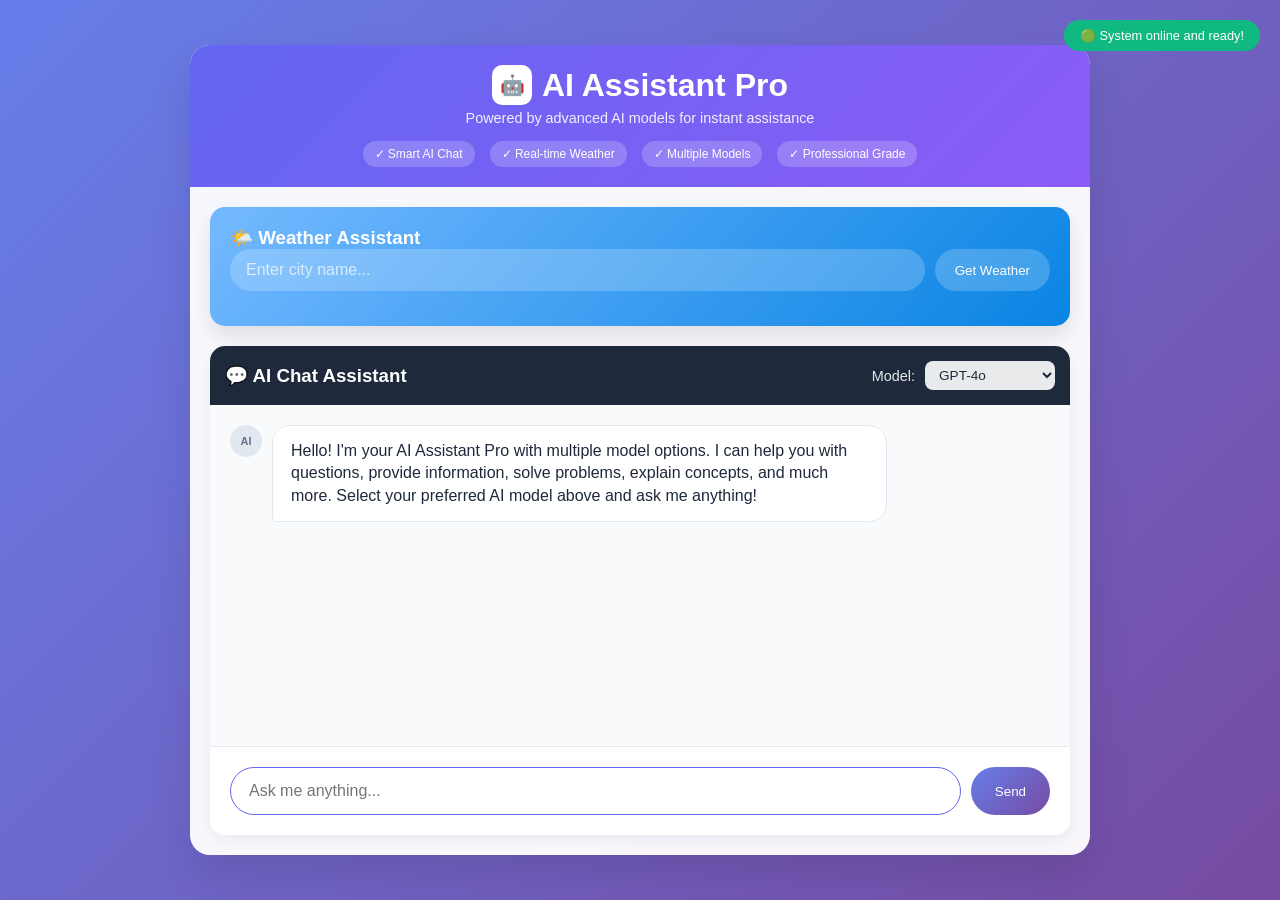
<file: pages/ai-chatbot.html>
<!DOCTYPE html>
<html lang="en">
<head>
    <meta charset="UTF-8">
    <meta name="viewport" content="width=device-width, initial-scale=1.0">
    <title>AI Assistant Pro</title>
    <style>
        * {
            margin: 0;
            padding: 0;
            box-sizing: border-box;
        }

        body {
            font-family: -apple-system, BlinkMacSystemFont, 'Segoe UI', Roboto, sans-serif;
            background: linear-gradient(135deg, #667eea 0%, #764ba2 100%);
            min-height: 100vh;
            display: flex;
            align-items: center;
            justify-content: center;
            padding: 20px;
        }

        .container {
            background: rgba(255, 255, 255, 0.95);
            backdrop-filter: blur(20px);
            border-radius: 20px;
            box-shadow: 0 20px 40px rgba(0, 0, 0, 0.1);
            width: 100%;
            max-width: 900px;
            height: 90vh;
            display: flex;
            flex-direction: column;
            overflow: hidden;
        }

        .header {
            background: linear-gradient(135deg, #6366f1, #8b5cf6);
            color: white;
            padding: 20px;
            text-align: center;
        }

        .header h1 {
            font-size: 2rem;
            margin-bottom: 5px;
            display: flex;
            align-items: center;
            justify-content: center;
            gap: 10px;
        }

        .robot-icon {
            width: 40px;
            height: 40px;
            background: white;
            border-radius: 10px;
            display: flex;
            align-items: center;
            justify-content: center;
            font-size: 20px;
        }

        .header p {
            opacity: 0.9;
            font-size: 0.9rem;
        }

        .features {
            display: flex;
            gap: 15px;
            margin-top: 15px;
            justify-content: center;
            flex-wrap: wrap;
        }

        .feature {
            background: rgba(255, 255, 255, 0.2);
            padding: 6px 12px;
            border-radius: 15px;
            font-size: 0.75rem;
            display: flex;
            align-items: center;
            gap: 5px;
        }

        .main-content {
            flex: 1;
            display: flex;
            flex-direction: column;
            padding: 20px;
            gap: 20px;
            overflow-y: auto;
            overflow-x: hidden;
        }

        .weather-section {
            background: linear-gradient(135deg, #74b9ff, #0984e3);
            color: white;
            padding: 20px;
            border-radius: 15px;
            box-shadow: 0 10px 20px rgba(0, 0, 0, 0.1);
        }

        .weather-input {
            display: flex;
            gap: 10px;
            margin-bottom: 15px;
        }

        .weather-input input {
            flex: 1;
            padding: 12px 16px;
            border: none;
            border-radius: 25px;
            outline: none;
            font-size: 1rem;
            background: rgba(255, 255, 255, 0.2);
            color: white;
        }

        .weather-input input::placeholder {
            color: rgba(255, 255, 255, 0.7);
        }

        .weather-btn {
            padding: 12px 20px;
            background: rgba(255, 255, 255, 0.2);
            border: none;
            border-radius: 25px;
            color: white;
            cursor: pointer;
            font-weight: 500;
            transition: all 0.3s ease;
        }

        .weather-btn:hover:not(:disabled) {
            background: rgba(255, 255, 255, 0.3);
            transform: translateY(-2px);
        }

        .weather-btn:disabled {
            opacity: 0.6;
            cursor: not-allowed;
            transform: none;
        }

        .weather-display {
            display: none;
            background: rgba(255, 255, 255, 0.1);
            padding: 15px;
            border-radius: 10px;
            text-align: center;
            animation: fadeIn 0.5s ease;
        }

        .weather-display.show {
            display: block;
        }

        @keyframes fadeIn {
            from { opacity: 0; transform: translateY(10px); }
            to { opacity: 1; transform: translateY(0); }
        }

        .chat-section {
            flex: 1;
            display: flex;
            flex-direction: column;
            background: #f8fafc;
            border-radius: 15px;
            overflow: hidden;
            box-shadow: 0 5px 15px rgba(0, 0, 0, 0.05);
            min-height: 400px;
        }

        .chat-header {
            background: #1e293b;
            color: white;
            padding: 15px;
            display: flex;
            align-items: center;
            justify-content: space-between;
        }

        .chat-header h3 {
            font-weight: 600;
        }

        .model-selector {
            display: flex;
            align-items: center;
            gap: 10px;
        }

        .model-selector label {
            font-size: 0.9rem;
            opacity: 0.9;
        }

        .model-selector select {
            padding: 6px 10px;
            border: none;
            border-radius: 8px;
            background: rgba(255, 255, 255, 0.9);
            color: #1e293b;
            font-size: 0.85rem;
            outline: none;
            cursor: pointer;
        }

        .chat-messages {
            flex: 1;
            padding: 20px;
            overflow-y: auto;
            display: flex;
            flex-direction: column;
            gap: 15px;
        }

        .message {
            display: flex;
            align-items: flex-start;
            gap: 10px;
            animation: slideIn 0.3s ease;
        }

        @keyframes slideIn {
            from { opacity: 0; transform: translateY(10px); }
            to { opacity: 1; transform: translateY(0); }
        }

        .message.user {
            flex-direction: row-reverse;
        }

        .message-content {
            max-width: 75%;
            padding: 14px 18px;
            border-radius: 18px;
            word-wrap: break-word;
            line-height: 1.4;
        }

        .message.user .message-content {
            background: linear-gradient(135deg, #667eea, #764ba2);
            color: white;
            border-bottom-right-radius: 5px;
        }

        .message.assistant .message-content {
            background: white;
            color: #1e293b;
            border: 1px solid #e2e8f0;
            border-bottom-left-radius: 5px;
        }

        .message-avatar {
            width: 32px;
            height: 32px;
            border-radius: 50%;
            display: flex;
            align-items: center;
            justify-content: center;
            font-size: 11px;
            font-weight: bold;
            flex-shrink: 0;
        }

        .message.user .message-avatar {
            background: linear-gradient(135deg, #667eea, #764ba2);
            color: white;
        }

        .message.assistant .message-avatar {
            background: #e2e8f0;
            color: #64748b;
        }

        .chat-input {
            display: flex;
            padding: 20px;
            background: white;
            border-top: 1px solid #e2e8f0;
            gap: 10px;
        }

        .chat-input input {
            flex: 1;
            padding: 14px 18px;
            border: 1px solid #e2e8f0;
            border-radius: 25px;
            outline: none;
            font-size: 1rem;
            transition: border-color 0.3s ease;
        }

        .chat-input input:focus {
            border-color: #6366f1;
        }

        .send-btn {
            padding: 14px 24px;
            background: linear-gradient(135deg, #667eea, #764ba2);
            border: none;
            border-radius: 25px;
            color: white;
            cursor: pointer;
            font-weight: 500;
            transition: all 0.3s ease;
        }

        .send-btn:hover:not(:disabled) {
            transform: translateY(-2px);
            box-shadow: 0 5px 15px rgba(102, 126, 234, 0.4);
        }

        .send-btn:disabled {
            opacity: 0.6;
            cursor: not-allowed;
            transform: none;
        }

        .error {
            color: #ef4444;
            background: #fef2f2;
            padding: 12px;
            border-radius: 8px;
            margin: 10px 0;
            border: 1px solid #fecaca;
            text-align: center;
        }

        .typing-indicator {
            display: none;
            align-items: center;
            gap: 8px;
            padding: 10px 18px;
            background: white;
            border: 1px solid #e2e8f0;
            border-radius: 18px;
            border-bottom-left-radius: 5px;
            max-width: 75%;
        }

        .typing-indicator.show {
            display: flex;
            animation: slideIn 0.3s ease;
        }

        .typing-dots {
            display: flex;
            gap: 4px;
        }

        .typing-dot {
            width: 6px;
            height: 6px;
            background: #94a3b8;
            border-radius: 50%;
            animation: typing 1.4s infinite;
        }

        .typing-dot:nth-child(2) { animation-delay: 0.2s; }
        .typing-dot:nth-child(3) { animation-delay: 0.4s; }

        @keyframes typing {
            0%, 60%, 100% { transform: translateY(0); }
            30% { transform: translateY(-10px); }
        }

        .status-indicator {
            position: fixed;
            top: 20px;
            right: 20px;
            padding: 8px 16px;
            background: #10b981;
            color: white;
            border-radius: 20px;
            font-size: 0.8rem;
            font-weight: 500;
            display: none;
            animation: slideInRight 0.3s ease;
            z-index: 1000;
        }

        .status-indicator.error {
            background: #ef4444;
        }

        .status-indicator.show {
            display: block;
        }

        @keyframes slideInRight {
            from { transform: translateX(100%); opacity: 0; }
            to { transform: translateX(0); opacity: 1; }
        }

        @media (max-width: 768px) {
            .container {
                height: 95vh;
                margin: 10px;
            }
            
            .header h1 {
                font-size: 1.5rem;
            }
            
            .features {
                gap: 8px;
            }
            
            .feature {
                font-size: 0.7rem;
                padding: 4px 8px;
            }
            
            .main-content {
                padding: 15px;
                gap: 15px;
            }
            
            .weather-input {
                flex-direction: column;
            }

            .chat-header {
                flex-direction: column;
                gap: 10px;
                align-items: flex-start;
            }

            .model-selector {
                width: 100%;
                justify-content: space-between;
            }
        }
    </style>
</head>
<body>
    <div class="container">
        <div class="header">
            <h1>
                <div class="robot-icon">🤖</div>
                AI Assistant Pro
            </h1>
            <p>Powered by advanced AI models for instant assistance</p>
            <div class="features">
                <div class="feature">✓ Smart AI Chat</div>
                <div class="feature">✓ Real-time Weather</div>
                <div class="feature">✓ Multiple Models</div>
                <div class="feature">✓ Professional Grade</div>
            </div>
        </div>

        <div class="main-content">
            <div class="weather-section">
                <h3>🌤️ Weather Assistant</h3>
                <div class="weather-input">
                    <input type="text" id="cityInput" placeholder="Enter city name...">
                    <button class="weather-btn" id="weatherBtn" onclick="getWeather()">Get Weather</button>
                </div>
                <div id="weatherDisplay" class="weather-display"></div>
            </div>

            <div class="chat-section">
                <div class="chat-header">
                    <h3>💬 AI Chat Assistant</h3>
                    <div class="model-selector">
                        <label for="model">Model:</label>
                        <select id="model">
                            <option value="openai/gpt-4o" selected>GPT-4o</option>
                            <option value="openai/gpt-3.5-turbo">GPT-3.5 Turbo</option>
                        </select>
                    </div>
                </div>
                <div class="chat-messages" id="chatMessages">
                    <div class="message assistant">
                        <div class="message-avatar">AI</div>
                        <div class="message-content">
                            Hello! I'm your AI Assistant Pro with multiple model options. I can help you with questions, provide information, solve problems, explain concepts, and much more. Select your preferred AI model above and ask me anything!
                        </div>
                    </div>
                </div>
                <div class="chat-input">
                    <input type="text" id="messageInput" placeholder="Ask me anything..." onkeypress="handleKeyPress(event)">
                    <button class="send-btn" id="sendBtn" onclick="sendMessage()">Send</button>
                </div>
            </div>
        </div>
    </div>

    <div class="status-indicator" id="statusIndicator"></div>

    <script>
        // CORRECTED API CONFIGURATION
        const WEATHER_API_KEY = 'c80003a09cf047bc848004a464f6a56f';
        const AI_API_KEY = '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';
        
        let conversationHistory = [];
        
        // Status indicator functions
        function showStatus(message, isError = false) {
            const indicator = document.getElementById('statusIndicator');
            indicator.textContent = message;
            indicator.className = `status-indicator show ${isError ? 'error' : ''}`;
            setTimeout(() => {
                indicator.classList.remove('show');
            }, 3000);
        }
        
        // CORRECTED Weather functionality
        async function getWeather() {
            const cityInput = document.getElementById('cityInput');
            const weatherDisplay = document.getElementById('weatherDisplay');
            const weatherBtn = document.getElementById('weatherBtn');
            const city = cityInput.value.trim();
            
            if (!city) {
                showError(weatherDisplay, 'Please enter a city name');
                return;
            }
            
            weatherBtn.disabled = true;
            weatherBtn.textContent = 'Loading...';
            
            try {
                weatherDisplay.innerHTML = '<div style="text-align: center; opacity: 0.8;">🌍 Getting weather data...</div>';
                weatherDisplay.classList.add('show');
                
                // CORRECTED API URL EXACTLY AS PROVIDED
                const url = `https://api.openweathermap.org/data/2.5/weather?q=${encodeURIComponent(city)}&units=metric&appid=${WEATHER_API_KEY}`;
                
                const response = await fetch(url);
                const data = await response.json();
                
                if (response.ok && data.main) {
                    displayWeather(data);
                    showStatus('✅ Weather data loaded successfully!');
                } else {
                    const errorMsg = data.message || 'City not found. Please check the spelling and try again.';
                    showError(weatherDisplay, errorMsg);
                }
            } catch (error) {
                console.error('Weather error:', error);
                showError(weatherDisplay, 'Failed to fetch weather data. Please try again.');
                showStatus('❌ Weather fetch failed', true);
            } finally {
                weatherBtn.disabled = false;
                weatherBtn.textContent = 'Get Weather';
            }
        }
        
        function displayWeather(weather) {
            const weatherDisplay = document.getElementById('weatherDisplay');
            const iconCode = weather.weather[0].icon;
            const iconUrl = `https://openweathermap.org/img/wn/${iconCode}@2x.png`;
            
            weatherDisplay.innerHTML = `
                <div style="display: flex; align-items: center; justify-content: center; gap: 15px; margin-bottom: 15px;">
                    <img src="${iconUrl}" alt="Weather icon" style="width: 60px; height: 60px;" onerror="this.style.display='none'">
                    <div>
                        <h4 style="font-size: 1.2rem; margin-bottom: 5px;">${weather.name}, ${weather.sys.country}</h4>
                        <div style="font-size: 2.5rem; font-weight: bold;">${Math.round(weather.main.temp)}°C</div>
                    </div>
                </div>
                <p style="text-transform: capitalize; margin-bottom: 15px; font-size: 1.1rem;">${weather.weather[0].description}</p>
                <div style="display: grid; grid-template-columns: repeat(auto-fit, minmax(80px, 1fr)); gap: 15px; text-align: center;">
                    <div>
                        <div style="opacity: 0.8; font-size: 0.9rem;">Feels like</div>
                        <div style="font-weight: bold; font-size: 1.1rem;">${Math.round(weather.main.feels_like)}°C</div>
                    </div>
                    <div>
                        <div style="opacity: 0.8; font-size: 0.9rem;">Humidity</div>
                        <div style="font-weight: bold; font-size: 1.1rem;">${weather.main.humidity}%</div>
                    </div>
                    <div>
                        <div style="opacity: 0.8; font-size: 0.9rem;">Wind</div>
                        <div style="font-weight: bold; font-size: 1.1rem;">${Math.round(weather.wind?.speed || 0)} m/s</div>
                    </div>
                    <div>
                        <div style="opacity: 0.8; font-size: 0.9rem;">Pressure</div>
                        <div style="font-weight: bold; font-size: 1.1rem;">${weather.main.pressure} hPa</div>
                    </div>
                </div>
            `;
        }
        
        function showError(element, message) {
            element.innerHTML = `<div class="error">${message}</div>`;
            element.classList.add('show');
        }
        
        // COMPLETELY REBUILT Chat functionality with CORRECT API
        async function sendMessage() {
            const messageInput = document.getElementById('messageInput');
            const sendBtn = document.getElementById('sendBtn');
            const modelSelect = document.getElementById('model');
            
            const message = messageInput.value.trim();
            if (!message) return;
            
            // Get selected model
            const selectedModel = modelSelect.value;
            
            // Add user message
            addMessage(message, 'user');
            messageInput.value = '';
            
            // Show loading states
            sendBtn.disabled = true;
            sendBtn.textContent = 'Sending...';
            
            // Add typing indicator
            showTypingIndicator();
            
            try {
                // CORRECTED API REQUEST WITH PROPER HEADERS AND CONFIGURATION
                const requestBody = {
                    model: selectedModel,
                    messages: [
                        {
                            role: 'system',
                            content: 'You are a helpful, friendly, and knowledgeable AI assistant. Provide clear, concise, and accurate responses. Be professional yet conversational. Always aim to be helpful and informative.'
                        },
                        {
                            role: 'user',
                            content: message
                        }
                    ],
                    max_tokens: 1000,
                    temperature: 0.7,
                    stream: false
                };
                
                console.log('Sending request to:', selectedModel);
                
                const response = await fetch('https://openrouter.ai/api/v1/chat/completions', {
                    method: 'POST',
                    headers: {
                        'Authorization': `Bearer ${AI_API_KEY}`,
                        'Content-Type': 'application/json',
                        'HTTP-Referer': window.location.origin,
                        'X-Title': 'AI Assistant Pro'
                    },
                    body: JSON.stringify(requestBody)
                });
                
                hideTypingIndicator();
                
                if (response.ok) {
                    const data = await response.json();
                    console.log('API Response:', data);
                    
                    if (data.choices && data.choices.length > 0 && data.choices[0].message) {
                        const aiResponse = data.choices[0].message.content.trim();
                        addMessage(aiResponse, 'assistant');
                        showStatus('✅ Response received from ' + selectedModel.split('/')[1] + '!');
                        
                        // Add to conversation history for context
                        conversationHistory.push(
                            { role: 'user', content: message },
                            { role: 'assistant', content: aiResponse }
                        );
                        
                        // Keep history manageable (last 10 exchanges)
                        if (conversationHistory.length > 20) {
                            conversationHistory = conversationHistory.slice(-20);
                        }
                        
                    } else {
                        console.error('Invalid response structure:', data);
                        addMessage('I received an unexpected response format. Please try asking again.', 'assistant');
                        showStatus('⚠️ Unexpected response format', true);
                    }
                } else {
                    const errorData = await response.json().catch(() => ({}));
                    console.error('AI API Error:', response.status, response.statusText, errorData);
                    
                    let errorMessage = 'I apologize, but I\'m having trouble processing your request right now.';
                    
                    if (response.status === 401) {
                        errorMessage = 'There\'s an authentication issue with the AI service. Please try again.';
                    } else if (response.status === 429) {
                        errorMessage = 'The AI service is rate-limited. Please wait a moment and try again.';
                    } else if (response.status >= 500) {
                        errorMessage = 'The AI service is temporarily unavailable. Please try again in a moment.';
                    } else if (errorData.error) {
                        errorMessage = `API Error: ${errorData.error.message || errorData.error}`;
                    }
                    
                    addMessage(errorMessage, 'assistant');
                    showStatus(`❌ API Error: ${response.status}`, true);
                }
            } catch (error) {
                hideTypingIndicator();
                console.error('Network error:', error);
                
                addMessage('I\'m having trouble connecting to the AI service. Please check your internet connection and try again.', 'assistant');
                showStatus('❌ Connection failed', true);
            } finally {
                sendBtn.disabled = false;
                sendBtn.textContent = 'Send';
            }
        }
        
        function addMessage(content, sender) {
            const chatMessages = document.getElementById('chatMessages');
            const messageDiv = document.createElement('div');
            messageDiv.className = `message ${sender}`;
            
            const avatar = sender === 'user' ? 'You' : 'AI';
            const formattedContent = formatMessage(content);
            
            messageDiv.innerHTML = `
                <div class="message-avatar">${avatar}</div>
                <div class="message-content">${formattedContent}</div>
            `;
            
            chatMessages.appendChild(messageDiv);
            chatMessages.scrollTop = chatMessages.scrollHeight;
        }
        
        function formatMessage(content) {
            return content
                .replace(/\*\*(.*?)\*\*/g, '<strong>$1</strong>')
                .replace(/\*(.*?)\*/g, '<em>$1</em>')
                .replace(/`(.*?)`/g, '<code style="background: #f1f5f9; padding: 2px 6px; border-radius: 4px; font-family: monospace;">$1</code>')
                .replace(/```([\s\S]*?)```/g, '<pre style="background: #f1f5f9; padding: 10px; border-radius: 8px; overflow-x: auto; font-family: monospace; margin: 10px 0;"><code>$1</code></pre>')
                .replace(/\n\n/g, '</p><p>')
                .replace(/\n/g, '<br>')
                .replace(/^(.*)$/, '<p>$1</p>')
                .replace(/<p><\/p>/g, '');
        }
        
        function showTypingIndicator() {
            const chatMessages = document.getElementById('chatMessages');
            const typingDiv = document.createElement('div');
            typingDiv.className = 'message assistant';
            typingDiv.id = 'typingIndicator';
            
            typingDiv.innerHTML = `
                <div class="message-avatar">AI</div>
                <div class="typing-indicator show">
                    <div class="typing-dots">
                        <div class="typing-dot"></div>
                        <div class="typing-dot"></div>
                        <div class="typing-dot"></div>
                    </div>
                    <span style="margin-left: 10px; color: #64748b; font-size: 0.9rem;">thinking...</span>
                </div>
            `;
            
            chatMessages.appendChild(typingDiv);
            chatMessages.scrollTop = chatMessages.scrollHeight;
        }
        
        function hideTypingIndicator() {
            const typingIndicator = document.getElementById('typingIndicator');
            if (typingIndicator) {
                typingIndicator.remove();
            }
        }
        
        function handleKeyPress(event) {
            if (event.key === 'Enter' && !event.shiftKey) {
                event.preventDefault();
                sendMessage();
            }
        }
        
        // Initialize the application
        document.addEventListener('DOMContentLoaded', function() {
            console.log('🚀 AI Assistant Pro initialized successfully');
            console.log('Weather API Key configured:', WEATHER_API_KEY ? '✅' : '❌');
            console.log('AI API Key configured:', AI_API_KEY ? '✅' : '❌');
            
            // Focus on message input
            document.getElementById('messageInput').focus();
            
            // Add weather input enter key handler
            document.getElementById('cityInput').addEventListener('keypress', function(event) {
                if (event.key === 'Enter') {
                    getWeather();
                }
            });
            
            // Model selector change handler
            document.getElementById('model').addEventListener('change', function() {
                const selectedModel = this.value;
                showStatus(`🤖 Switched to ${selectedModel.split('/')[1]}`);
            });
            
            showStatus('🟢 System online and ready!');
        });
        
        // Enhanced error handling
        window.addEventListener('error', function(e) {
            console.error('Global error:', e.error);
            showStatus('⚠️ System error detected', true);
        });
        
        window.addEventListener('unhandledrejection', function(e) {
            console.error('Promise rejection:', e.reason);
            showStatus('⚠️ Connection issue detected', true);
        });

        // Test function to verify API connectivity
        async function testAPIConnection() {
            console.log('Testing API connection...');
            try {
                const response = await fetch('https://openrouter.ai/api/v1/models', {
                    headers: {
                        'Authorization': `Bearer ${AI_API_KEY}`,
                        'Content-Type': 'application/json'
                    }
                });
                
                if (response.ok) {
                    console.log('✅ API connection successful');
                    return true;
                } else {
                    console.error('❌ API connection failed:', response.status);
                    return false;
                }
            } catch (error) {
                console.error('❌ API connection error:', error);
                return false;
            }
        }
        
        // Run API test on load
        setTimeout(testAPIConnection, 1000);
    </script>
</body>
</html>
</file>
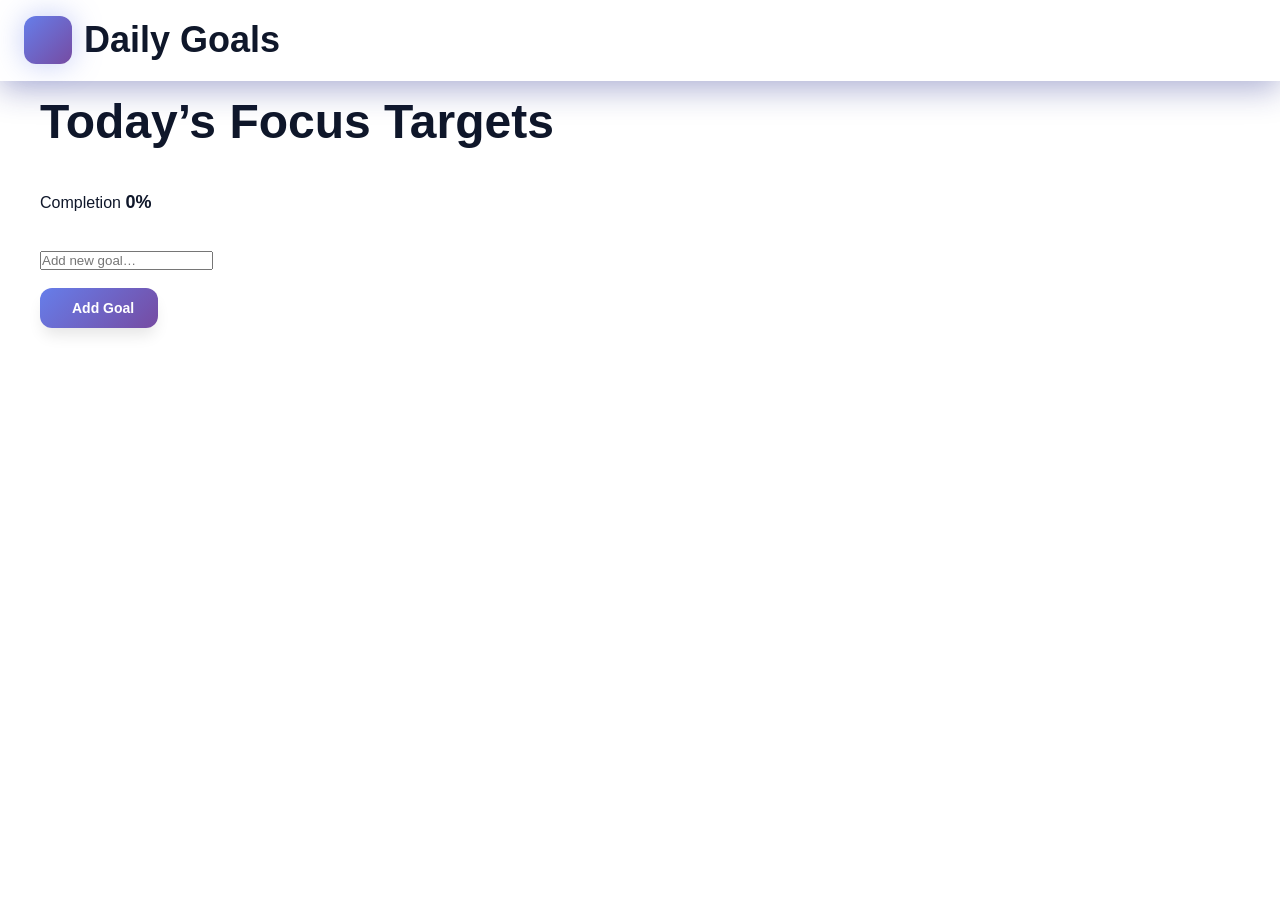
<file: pages/daily-goals.html>
<!DOCTYPE html><html lang="en">
<head>
  <meta charset="utf-8">
  <title>Daily Goals • FocusZone</title>

  <!-- shared premium look -->
  <link rel="stylesheet" href="../css/premium-styles.css">
  <link rel="stylesheet" href="../css/components.css">
  <link rel="stylesheet" href="../css/animations.css">
  <script defer src="../js/main.js"></script>
</head>
<body>
<nav class="premium-navbar"><div class="nav-container">
  <a class="logo-container" href="../index.html">
     <div class="logo-icon"><i class="fas fa-bullseye"></i></div><h2>Daily Goals</h2>
  </a>
</div></nav>

<section class="container" style="padding:6rem 0">
  <h1 class="section-title">Today’s Focus Targets</h1>

  <!-- overall progress -->
  <div class="progress-text-premium" style="margin-top:2.5rem">
     <span class="progress-label">Completion</span>
     <span class="progress-value" id="dg-percent">0%</span>
  </div>
  <div class="progress-premium"><div class="progress-bar-premium" id="dg-bar" style="width:0%"></div></div>

  <!-- add new goal -->
  <form class="premium-form" id="goal-form" style="margin-top:2rem">
      <div class="input-container">
        <i class="fas fa-plus"></i>
        <input name="goal" placeholder="Add new goal…" required autocomplete="off">
        <div class="input-highlight"></div>
      </div>
      <button class="btn-premium btn-full" style="margin-top:1rem">
        <i class="fas fa-check"></i><span>Add Goal</span><div class="btn-glow"></div>
      </button>
  </form>

  <!-- dynamic list -->
  <ul class="dashboard-features" id="goal-list" style="margin-top:2rem"></ul>
</section>

<script>
// ultra-light JS just for demo behaviour
document.getElementById('goal-form').addEventListener('submit', e=>{
  e.preventDefault();
  const txt = e.target.goal.value.trim();
  if(!txt) return;
  const li = document.createElement('li');
  li.innerHTML=`<input type="checkbox"> ${txt}`;
  li.querySelector('input').addEventListener('change', updateProg);
  document.getElementById('goal-list').appendChild(li);
  e.target.reset();
  updateProg();
});
function updateProg(){
  const items=[...document.querySelectorAll('#goal-list input')];
  if(!items.length) return;
  const done = items.filter(c=>c.checked).length;
  const pct  = Math.round((done/items.length)*100);
  document.getElementById('dg-percent').textContent = pct+'%';
  document.getElementById('dg-bar').style.width = pct+'%';
}
</script>
</body></html>
</file>
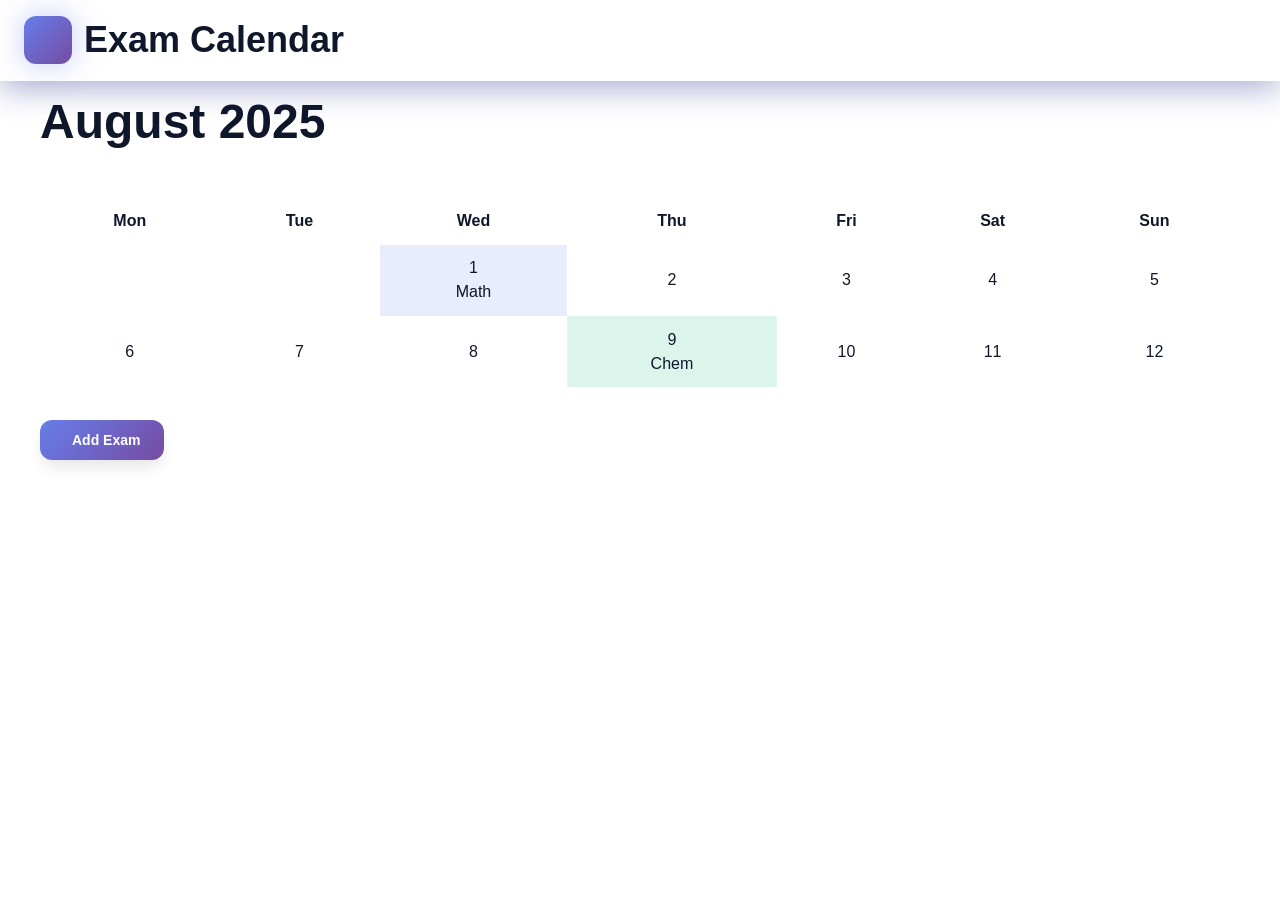
<file: pages/exam-calendar.html>
<!DOCTYPE html><html lang="en">
<head>
  <meta charset="utf-8">
  <title>Exam Calendar • FocusZone</title>
  <link rel="stylesheet" href="../css/premium-styles.css">
  <link rel="stylesheet" href="../css/components.css">
  <link rel="stylesheet" href="../css/animations.css">
  <style>
    table.cal{width:100%;border-collapse:collapse}
    table.cal th,table.cal td{padding:.7rem;text-align:center;border:1px solid var(--glass-border)}
    .upcoming{background:rgba(102,126,234,.15)}
    .done{background:rgba(16,185,129,.15)}
  </style>
  <script defer src="../js/main.js"></script>
</head>
<body>
<nav class="premium-navbar"><div class="nav-container">
  <a class="logo-container" href="../index.html">
     <div class="logo-icon"><i class="fas fa-calendar"></i></div><h2>Exam Calendar</h2>
  </a>
</div></nav>

<section class="container" style="padding:6rem 0">
  <h1 class="section-title">August 2025</h1>

  <table class="cal" style="margin-top:3rem">
   <tr><th>Mon</th><th>Tue</th><th>Wed</th><th>Thu</th><th>Fri</th><th>Sat</th><th>Sun</th></tr>
   <tr><td></td><td></td><td class="upcoming">1<br>Math</td><td>2</td><td>3</td><td>4</td><td>5</td></tr>
   <tr><td>6</td><td>7</td><td>8</td><td class="done">9<br>Chem</td><td>10</td><td>11</td><td>12</td></tr>
   <!-- rest of weeks trimmed for brevity -->
  </table>

  <button class="btn-premium hover-scale" style="margin-top:2rem">
      <i class="fas fa-plus"></i><span>Add Exam</span><div class="btn-glow"></div>
  </button>
</section>
</body></html>
</file>
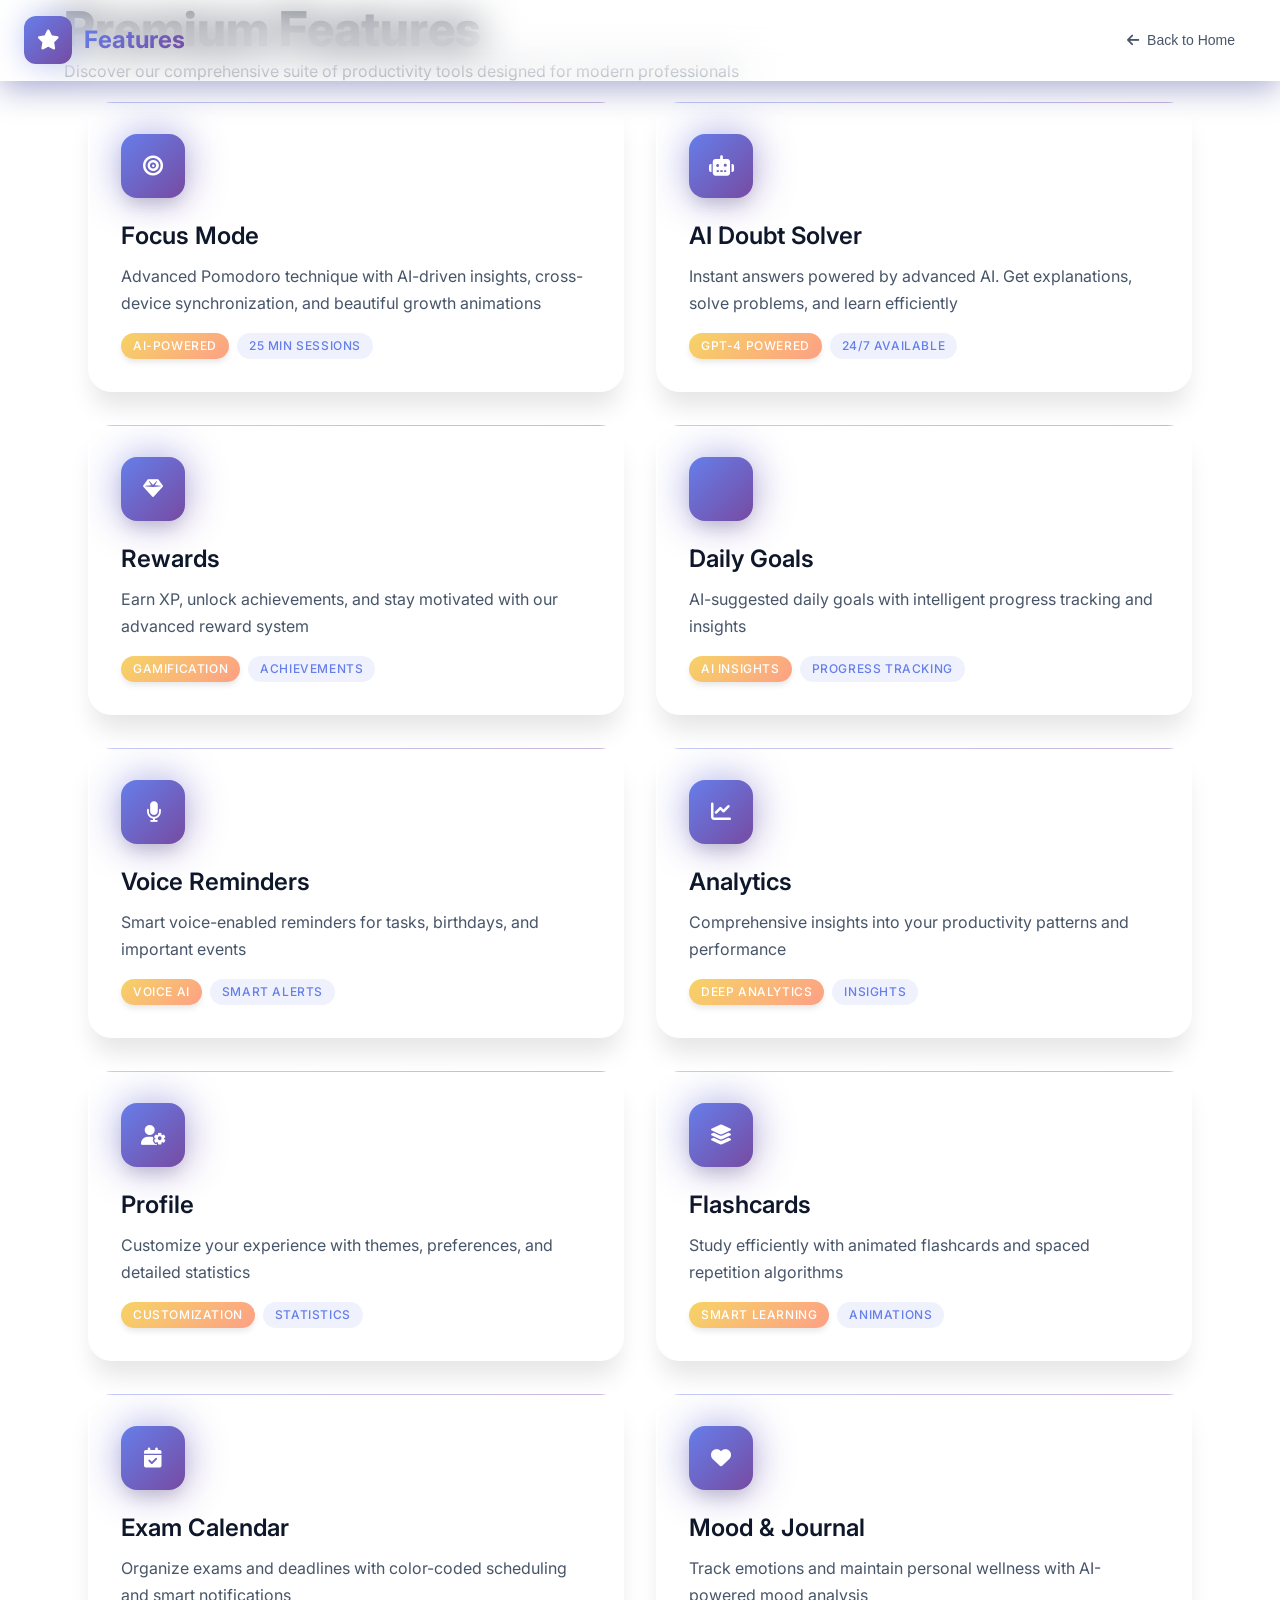
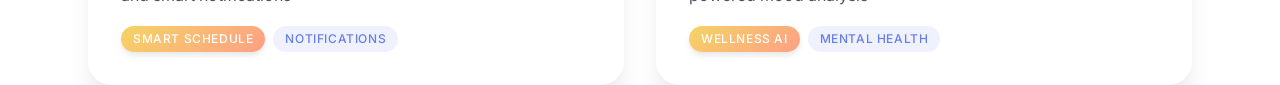
<file: pages/features.html>
<!DOCTYPE html>
<html lang="en">
<head>
    <meta charset="UTF-8">
    <meta name="viewport" content="width=device-width, initial-scale=1.0">
    <title>Features - FocusZone Premium</title>
    <link rel="stylesheet" href="../css/premium-styles.css">
    <link rel="stylesheet" href="../css/animations.css">
    <link rel="stylesheet" href="../css/components.css">
    <link rel="stylesheet" href="../css/pages.css">
    <link href="https://fonts.googleapis.com/css2?family=Inter:wght@300;400;500;600;700;800&display=swap" rel="stylesheet">
    <link href="https://cdnjs.cloudflare.com/ajax/libs/font-awesome/6.4.0/css/all.min.css" rel="stylesheet">
</head>
<body>
    <!-- Navigation -->
    <nav class="premium-navbar">
        <div class="nav-container">
            <a class="logo-container" href="../index.html" style="text-decoration: none;">
                <div class="logo-icon"><i class="fas fa-star"></i></div>
                <div class="logo-text">
                    <h2>Features</h2>
                </div>
            </a>
            <button class="btn-glass" onclick="goBack()">
                <i class="fas fa-arrow-left"></i>
                <span>Back to Home</span>
            </button>
        </div>
    </nav>

    <!-- Main Content -->
    <main class="page-content">
        <div class="container">
            <div class="page-header">
                <h1>Premium Features</h1>
                <p>Discover our comprehensive suite of productivity tools designed for modern professionals</p>
            </div>

            <div class="features-grid stagger-container">
                <!-- Focus Mode -->
                <div class="feature-card-premium stagger-item hover-lift" onclick="navigateTo('../pages/focus-mode.html')">
                    <div class="feature-icon-container">
                        <div class="feature-icon">
                            <i class="fas fa-bullseye"></i>
                        </div>
                        <div class="icon-glow animate-pulse"></div>
                    </div>
                    <h3>Focus Mode</h3>
                    <p>Advanced Pomodoro technique with AI-driven insights, cross-device synchronization, and beautiful growth animations</p>
                    <div class="feature-tags">
                        <span class="tag premium">AI-Powered</span>
                        <span class="tag">25 min sessions</span>
                    </div>
                    <div class="card-hover-effect"></div>
                </div>

                <!-- AI Doubt Solver -->
                <div class="feature-card-premium stagger-item hover-lift" onclick="navigateTo('../pages/ai-chatbot.html')">
                    <div class="feature-icon-container">
                        <div class="feature-icon">
                            <i class="fas fa-robot"></i>
                        </div>
                        <div class="icon-glow animate-pulse"></div>
                    </div>
                    <h3>AI Doubt Solver</h3>
                    <p>Instant answers powered by advanced AI. Get explanations, solve problems, and learn efficiently</p>
                    <div class="feature-tags">
                        <span class="tag premium">GPT-4 Powered</span>
                        <span class="tag">24/7 Available</span>
                    </div>
                    <div class="card-hover-effect"></div>
                </div>

                <!-- Rewards System -->
                <div class="feature-card-premium stagger-item hover-lift" onclick="navigateTo('../pages/rewards.html')">
                    <div class="feature-icon-container">
                        <div class="feature-icon">
                            <i class="fas fa-gem"></i>
                        </div>
                        <div class="icon-glow animate-pulse"></div>
                    </div>
                    <h3>Rewards</h3>
                    <p>Earn XP, unlock achievements, and stay motivated with our advanced reward system</p>
                    <div class="feature-tags">
                        <span class="tag premium">Gamification</span>
                        <span class="tag">Achievements</span>
                    </div>
                    <div class="card-hover-effect"></div>
                </div>

                <!-- Daily Goals -->
                <div class="feature-card-premium stagger-item hover-lift" onclick="navigateTo('../pages/daily-goals.html')">
                    <div class="feature-icon-container">
                        <div class="feature-icon">
                            <i class="fas fa-target"></i>
                        </div>
                        <div class="icon-glow animate-pulse"></div>
                    </div>
                    <h3>Daily Goals</h3>
                    <p>AI-suggested daily goals with intelligent progress tracking and insights</p>
                    <div class="feature-tags">
                        <span class="tag premium">AI Insights</span>
                        <span class="tag">Progress Tracking</span>
                    </div>
                    <div class="card-hover-effect"></div>
                </div>

                <!-- Voice Reminders -->
                <div class="feature-card-premium stagger-item hover-lift" onclick="navigateTo('../pages/todo-voice.html')">
                    <div class="feature-icon-container">
                        <div class="feature-icon">
                            <i class="fas fa-microphone"></i>
                        </div>
                        <div class="icon-glow animate-pulse"></div>
                    </div>
                    <h3>Voice Reminders</h3>
                    <p>Smart voice-enabled reminders for tasks, birthdays, and important events</p>
                    <div class="feature-tags">
                        <span class="tag premium">Voice AI</span>
                        <span class="tag">Smart Alerts</span>
                    </div>
                    <div class="card-hover-effect"></div>
                </div>

                <!-- Analytics -->
                <div class="feature-card-premium stagger-item hover-lift" onclick="navigateTo('../pages/analytics.html')">
                    <div class="feature-icon-container">
                        <div class="feature-icon">
                            <i class="fas fa-chart-line"></i>
                        </div>
                        <div class="icon-glow animate-pulse"></div>
                    </div>
                    <h3>Analytics</h3>
                    <p>Comprehensive insights into your productivity patterns and performance</p>
                    <div class="feature-tags">
                        <span class="tag premium">Deep Analytics</span>
                        <span class="tag">Insights</span>
                    </div>
                    <div class="card-hover-effect"></div>
                </div>

                <!-- Profile -->
                <div class="feature-card-premium stagger-item hover-lift" onclick="navigateTo('../pages/profile.html')">
                    <div class="feature-icon-container">
                        <div class="feature-icon">
                            <i class="fas fa-user-cog"></i>
                        </div>
                        <div class="icon-glow animate-pulse"></div>
                    </div>
                    <h3>Profile</h3>
                    <p>Customize your experience with themes, preferences, and detailed statistics</p>
                    <div class="feature-tags">
                        <span class="tag premium">Customization</span>
                        <span class="tag">Statistics</span>
                    </div>
                    <div class="card-hover-effect"></div>
                </div>

                <!-- Flashcards -->
                <div class="feature-card-premium stagger-item hover-lift" onclick="navigateTo('../pages/flashcards.html')">
                    <div class="feature-icon-container">
                        <div class="feature-icon">
                            <i class="fas fa-layer-group"></i>
                        </div>
                        <div class="icon-glow animate-pulse"></div>
                    </div>
                    <h3>Flashcards</h3>
                    <p>Study efficiently with animated flashcards and spaced repetition algorithms</p>
                    <div class="feature-tags">
                        <span class="tag premium">Smart Learning</span>
                        <span class="tag">Animations</span>
                    </div>
                    <div class="card-hover-effect"></div>
                </div>

                <!-- Exam Calendar -->
                <div class="feature-card-premium stagger-item hover-lift" onclick="navigateTo('../pages/exam-calendar.html')">
                    <div class="feature-icon-container">
                        <div class="feature-icon">
                            <i class="fas fa-calendar-check"></i>
                        </div>
                        <div class="icon-glow animate-pulse"></div>
                    </div>
                    <h3>Exam Calendar</h3>
                    <p>Organize exams and deadlines with color-coded scheduling and smart notifications</p>
                    <div class="feature-tags">
                        <span class="tag premium">Smart Schedule</span>
                        <span class="tag">Notifications</span>
                    </div>
                    <div class="card-hover-effect"></div>
                </div>

                <!-- Mood Journal -->
                <div class="feature-card-premium stagger-item hover-lift" onclick="navigateTo('../pages/mood-journal.html')">
                    <div class="feature-icon-container">
                        <div class="feature-icon">
                            <i class="fas fa-heart"></i>
                        </div>
                        <div class="icon-glow animate-pulse"></div>
                    </div>
                    <h3>Mood & Journal</h3>
                    <p>Track emotions and maintain personal wellness with AI-powered mood analysis</p>
                    <div class="feature-tags">
                        <span class="tag premium">Wellness AI</span>
                        <span class="tag">Mental Health</span>
                    </div>
                    <div class="card-hover-effect"></div>
                </div>
            </div>
        </div>
    </main>

    <script src="../js/main.js"></script>
    <script>
        function navigateTo(url) {
            window.location.href = url;
        }

        function goBack() {
            window.location.href = '../index.html';
        }

        // Initialize theme
        document.addEventListener('DOMContentLoaded', function() {
            if (localStorage.getItem('theme') === 'dark') {
                document.body.setAttribute('data-theme', 'dark');
            }
        });
    </script>
</body>
</html>
</file>
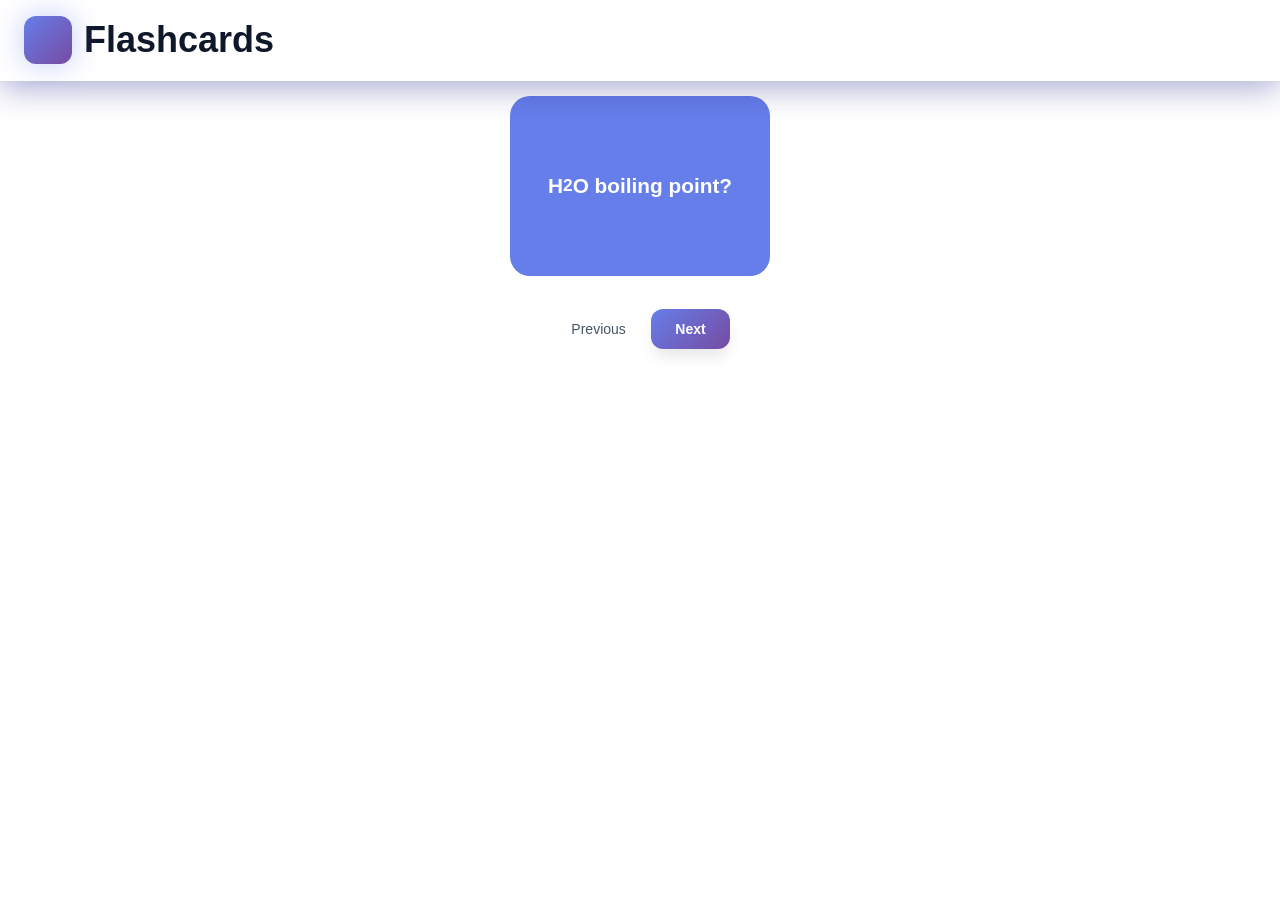
<file: pages/flashcards.html>
<!DOCTYPE html><html lang="en">
<head>
  <meta charset="utf-8">
  <title>Flashcards • FocusZone</title>
  <link rel="stylesheet" href="../css/premium-styles.css">
  <link rel="stylesheet" href="../css/components.css">
  <link rel="stylesheet" href="../css/animations.css">
  <style>
    .flip-wrap{perspective:1000px;width:260px;height:180px;margin:auto}
    .flip-inner{width:100%;height:100%;transition:transform .8s;transform-style:preserve-3d}
    .flip-wrap:hover .flip-inner{transform:rotateY(180deg)}
    .flip-face{position:absolute;width:100%;height:100%;border-radius:20px;display:flex;align-items:center;justify-content:center;font-size:1.3rem;font-weight:600;color:#fff;backface-visibility:hidden}
    .front{background:#667eea}
    .back{background:#764ba2;transform:rotateY(180deg)}
  </style>
  <script defer src="../js/main.js"></script>
</head>
<body>
<nav class="premium-navbar"><div class="nav-container">
  <a class="logo-container" href="../index.html">
     <div class="logo-icon"><i class="fas fa-layer-group"></i></div><h2>Flashcards</h2>
  </a>
</div></nav>

<section class="container" style="padding:6rem 0;text-align:center">
  <div class="flip-wrap">
    <div class="flip-inner">
      <div class="flip-face front">H<sub>2</sub>O boiling point?</div>
      <div class="flip-face back">100 °C</div>
    </div>
  </div>
  <div style="margin-top:2rem">
    <button class="btn-glass hover-scale" onclick="prev()">Previous</button>
    <button class="btn-premium hover-scale" onclick="next()">Next<div class="btn-glow"></div></button>
  </div>
</section>
<script>function prev(){NotificationManager.show('Previous card', 'info')}
function next(){NotificationManager.show('Next card', 'info')}</script>
</body></html>
</file>
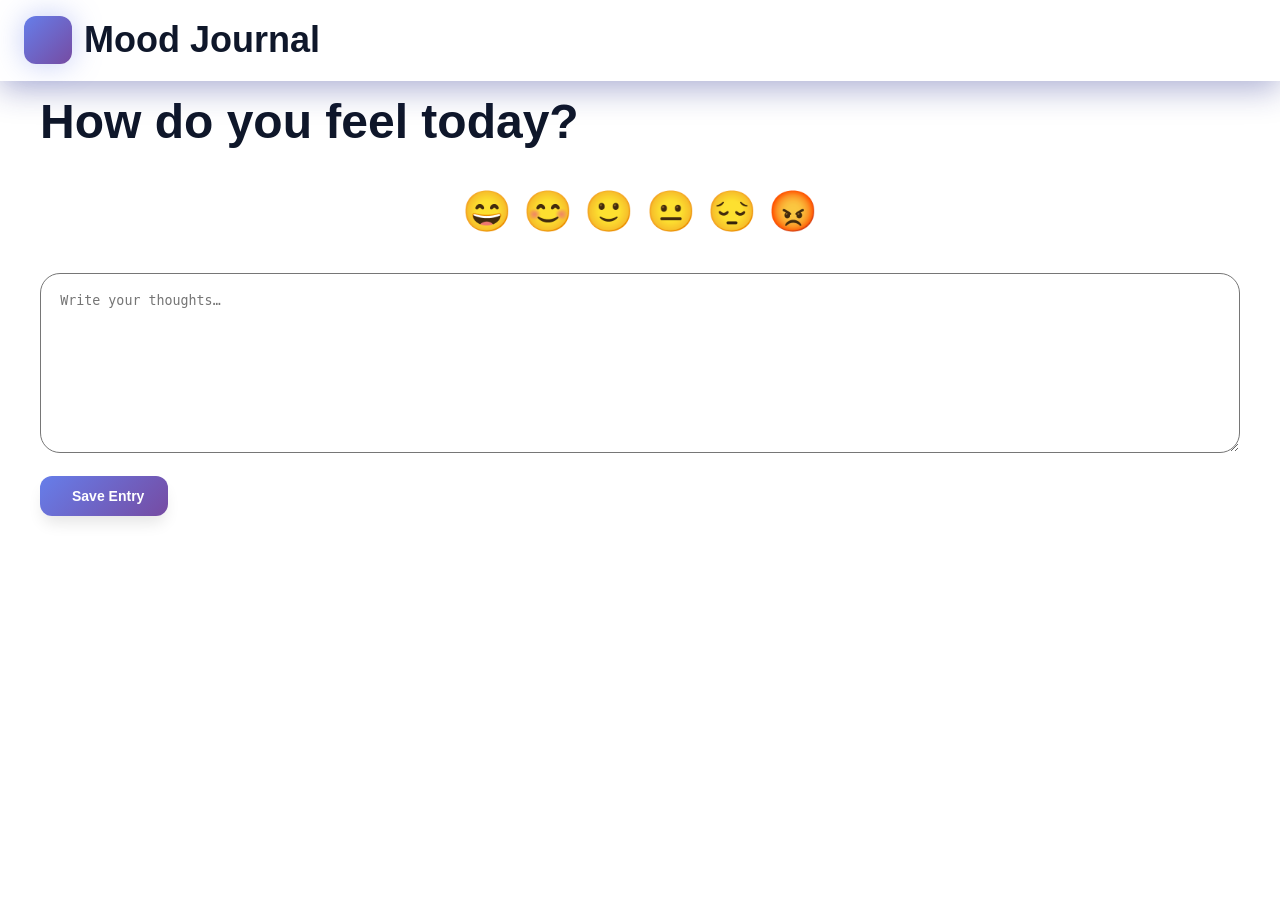
<file: pages/mood-journal.html>
<!DOCTYPE html><html lang="en">
<head>
  <meta charset="utf-8">
  <title>Mood & Journal • FocusZone</title>
  <link rel="stylesheet" href="../css/premium-styles.css">
  <link rel="stylesheet" href="../css/components.css">
  <link rel="stylesheet" href="../css/animations.css">
  <script defer src="../js/main.js"></script>
</head>
<body>
<nav class="premium-navbar"><div class="nav-container">
  <a class="logo-container" href="../index.html">
     <div class="logo-icon"><i class="fas fa-heart"></i></div><h2>Mood Journal</h2>
  </a>
</div></nav>

<section class="container" style="padding:6rem 0">
  <h1 class="section-title">How do you feel today?</h1>

  <div style="font-size:2.5rem;text-align:center;margin-top:2rem" id="faces">
    😄 😊 🙂 😐 😔 😡
  </div>

  <textarea id="entry" style="width:100%;height:180px;margin-top:2rem;border-radius:20px;padding:1.2rem"
            placeholder="Write your thoughts…"></textarea>

  <button class="btn-premium hover-scale" style="margin-top:1rem" onclick="saveMood()">
     <i class="fas fa-save"></i><span>Save Entry</span><div class="btn-glow"></div>
  </button>
</section>

<script>
function saveMood(){
  NotificationManager.show('Journal entry saved (demo)', 'success');
  document.getElementById('entry').value='';
}
document.getElementById('faces').addEventListener('click',e=>{
 if(e.target.textContent.trim()) NotificationManager.show('Feeling '+e.target.textContent,'info');
});
</script>
</body></html>
</file>
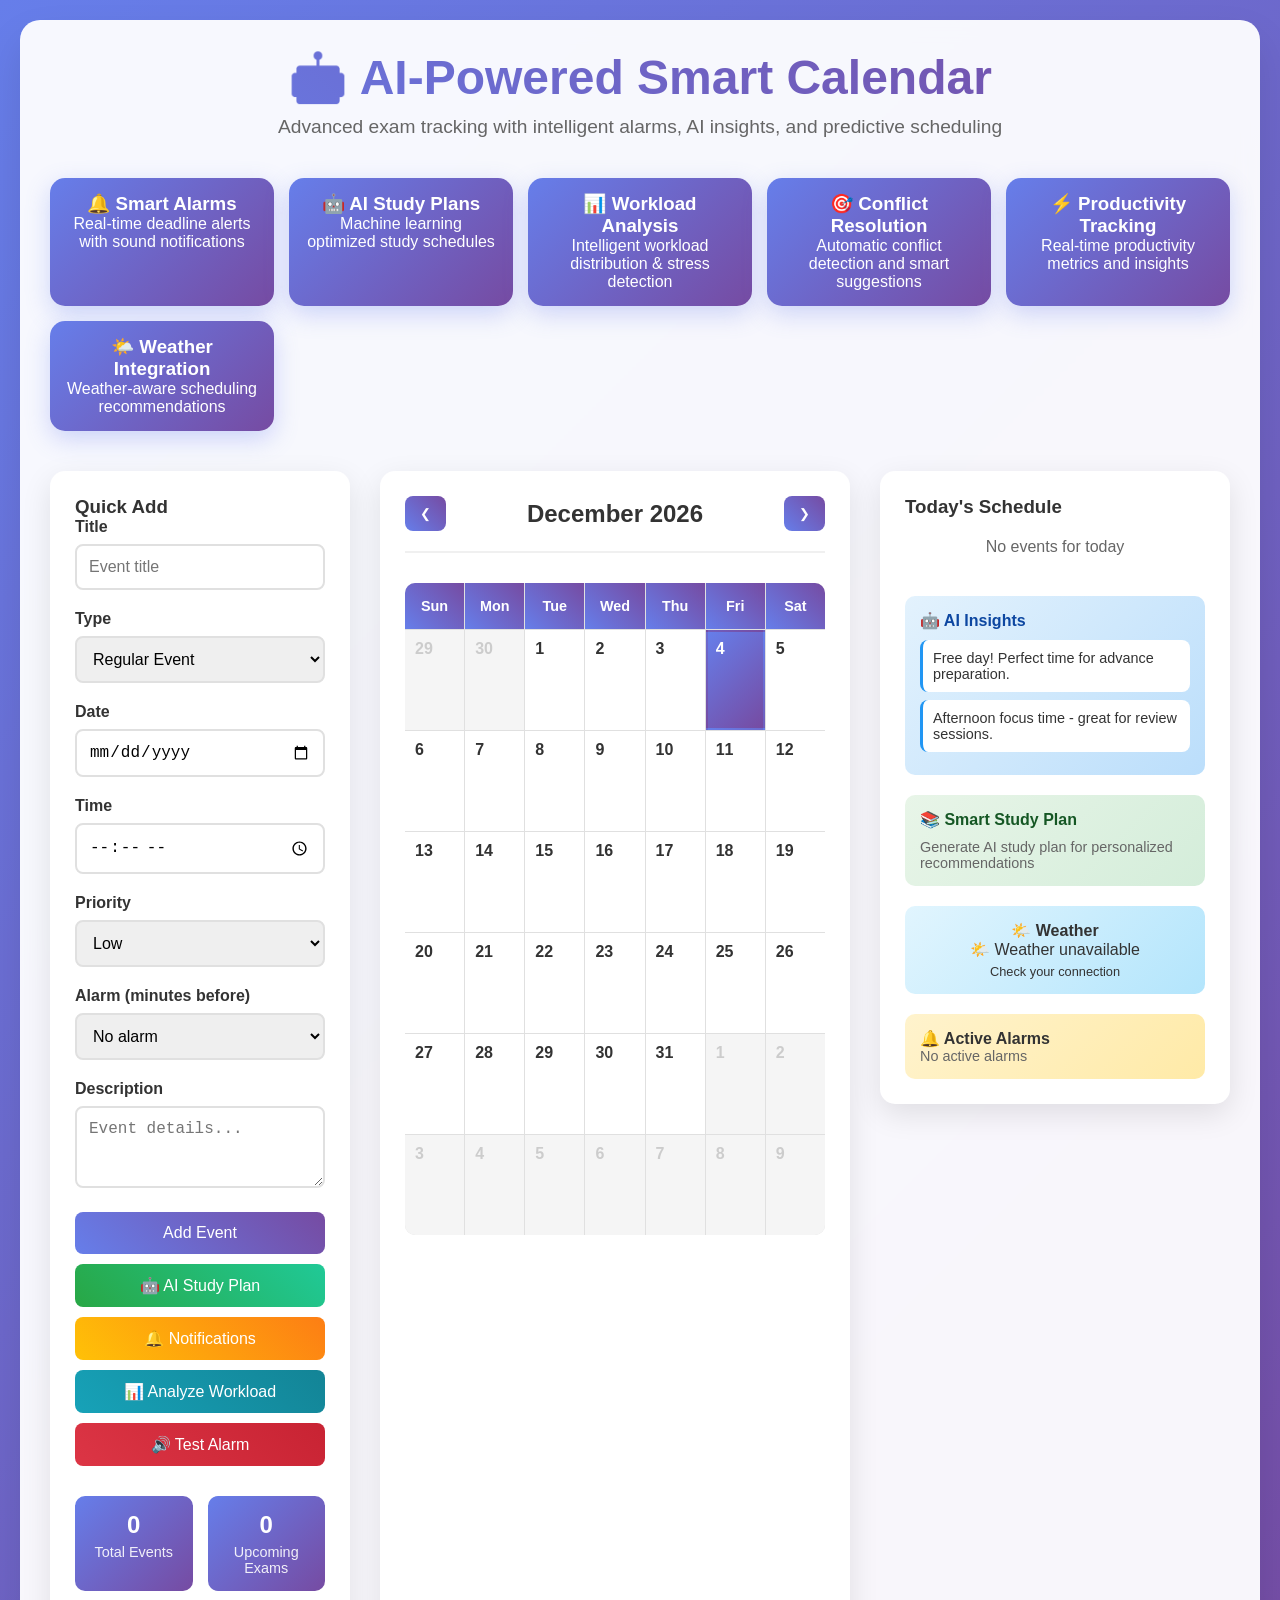
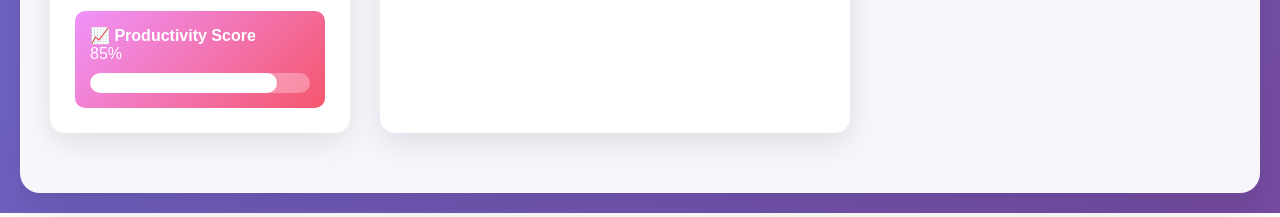
<file: pages/smart-calendar.html>
<!DOCTYPE html>
<html lang="en">
<head>
    <meta charset="UTF-8">
    <meta name="viewport" content="width=device-width, initial-scale=1.0">
    <title>AI-Powered Smart Calendar</title>
    <style>
        * {
            margin: 0;
            padding: 0;
            box-sizing: border-box;
        }

        body {
            font-family: 'Segoe UI', Tahoma, Geneva, Verdana, sans-serif;
            background: linear-gradient(135deg, #667eea 0%, #764ba2 100%);
            min-height: 100vh;
            padding: 20px;
            color: #333;
        }

        .container {
            max-width: 1400px;
            margin: 0 auto;
            background: rgba(255, 255, 255, 0.95);
            border-radius: 20px;
            padding: 30px;
            box-shadow: 0 20px 40px rgba(0, 0, 0, 0.1);
            backdrop-filter: blur(10px);
        }

        .header {
            text-align: center;
            margin-bottom: 40px;
        }

        .header h1 {
            font-size: 3rem;
            background: linear-gradient(45deg, #667eea, #764ba2);
            -webkit-background-clip: text;
            -webkit-text-fill-color: transparent;
            margin-bottom: 10px;
        }

        .header p {
            font-size: 1.2rem;
            color: #666;
            margin-bottom: 20px;
        }

        .features-grid {
            display: grid;
            grid-template-columns: repeat(auto-fit, minmax(200px, 1fr));
            gap: 15px;
            margin-bottom: 40px;
        }

        .feature-card {
            background: linear-gradient(135deg, #667eea 0%, #764ba2 100%);
            color: white;
            padding: 15px;
            border-radius: 15px;
            text-align: center;
            box-shadow: 0 8px 25px rgba(102, 126, 234, 0.3);
            transition: transform 0.3s ease;
        }

        .feature-card:hover {
            transform: translateY(-5px);
        }

        .main-layout {
            display: grid;
            grid-template-columns: 300px 1fr 350px;
            gap: 30px;
            margin-bottom: 30px;
        }

        .sidebar {
            background: white;
            border-radius: 15px;
            padding: 25px;
            box-shadow: 0 10px 30px rgba(0, 0, 0, 0.1);
            height: fit-content;
        }

        .calendar-main {
            background: white;
            border-radius: 15px;
            padding: 25px;
            box-shadow: 0 10px 30px rgba(0, 0, 0, 0.1);
        }

        .calendar-header {
            display: flex;
            justify-content: space-between;
            align-items: center;
            margin-bottom: 30px;
            padding-bottom: 20px;
            border-bottom: 2px solid #f0f0f0;
        }

        .nav-btn {
            background: linear-gradient(45deg, #667eea, #764ba2);
            color: white;
            border: none;
            padding: 10px 15px;
            border-radius: 8px;
            cursor: pointer;
            transition: all 0.3s ease;
        }

        .nav-btn:hover {
            transform: scale(1.05);
            box-shadow: 0 5px 15px rgba(102, 126, 234, 0.4);
        }

        .current-month {
            font-size: 1.5rem;
            font-weight: 600;
            color: #333;
        }

        .calendar-grid {
            display: grid;
            grid-template-columns: repeat(7, 1fr);
            gap: 1px;
            background: #e0e0e0;
            border-radius: 10px;
            overflow: hidden;
        }

        .day-header {
            background: linear-gradient(45deg, #667eea, #764ba2);
            color: white;
            padding: 15px 5px;
            text-align: center;
            font-weight: 600;
            font-size: 0.9rem;
        }

        .calendar-day {
            background: white;
            min-height: 100px;
            padding: 8px;
            cursor: pointer;
            transition: all 0.3s ease;
            position: relative;
            border: 2px solid transparent;
        }

        .calendar-day:hover {
            background: #f8f9ff;
            border-color: #667eea;
        }

        .calendar-day.other-month {
            background: #f5f5f5;
            color: #ccc;
        }

        .calendar-day.today {
            background: linear-gradient(135deg, #667eea 0%, #764ba2 100%);
            color: white;
        }

        .calendar-day.has-events {
            background: linear-gradient(135deg, #e8f5e8 0%, #d4edda 100%);
        }

        .calendar-day.overloaded {
            background: linear-gradient(135deg, #ffe6e6 0%, #ffcccc 100%);
        }

        .day-number {
            font-weight: 600;
            margin-bottom: 5px;
        }

        .event-item {
            background: rgba(102, 126, 234, 0.1);
            border-left: 3px solid #667eea;
            padding: 4px 6px;
            margin: 2px 0;
            border-radius: 3px;
            font-size: 0.7rem;
            overflow: hidden;
            text-overflow: ellipsis;
            white-space: nowrap;
            position: relative;
        }

        .event-item.urgent {
            animation: pulse 2s infinite;
        }

        @keyframes pulse {
            0% { background: rgba(220, 53, 69, 0.1); }
            50% { background: rgba(220, 53, 69, 0.3); }
            100% { background: rgba(220, 53, 69, 0.1); }
        }

        .exam-item {
            border-left-color: #dc3545;
            background: rgba(220, 53, 69, 0.1);
        }

        .deadline-item {
            border-left-color: #ffc107;
            background: rgba(255, 193, 7, 0.1);
        }

        .study-item {
            border-left-color: #28a745;
            background: rgba(40, 167, 69, 0.1);
        }

        .form-group {
            margin-bottom: 20px;
        }

        .form-group label {
            display: block;
            margin-bottom: 8px;
            font-weight: 600;
            color: #333;
        }

        .form-group input,
        .form-group select,
        .form-group textarea {
            width: 100%;
            padding: 12px;
            border: 2px solid #e0e0e0;
            border-radius: 8px;
            font-size: 1rem;
            transition: border-color 0.3s ease;
        }

        .form-group input:focus,
        .form-group select:focus,
        .form-group textarea:focus {
            outline: none;
            border-color: #667eea;
        }

        .btn {
            background: linear-gradient(45deg, #667eea, #764ba2);
            color: white;
            border: none;
            padding: 12px 24px;
            border-radius: 8px;
            font-size: 1rem;
            cursor: pointer;
            transition: all 0.3s ease;
            width: 100%;
            margin-bottom: 10px;
        }

        .btn:hover {
            transform: translateY(-2px);
            box-shadow: 0 5px 15px rgba(102, 126, 234, 0.4);
        }

        .btn-secondary {
            background: linear-gradient(45deg, #28a745, #20c997);
        }

        .btn-warning {
            background: linear-gradient(45deg, #ffc107, #fd7e14);
        }

        .btn-danger {
            background: linear-gradient(45deg, #dc3545, #c82333);
        }

        .btn-info {
            background: linear-gradient(45deg, #17a2b8, #138496);
        }

        .events-list {
            max-height: 400px;
            overflow-y: auto;
        }

        .event-card {
            background: linear-gradient(135deg, #f8f9ff 0%, #e8ecff 100%);
            border-radius: 10px;
            padding: 15px;
            margin-bottom: 15px;
            border-left: 5px solid #667eea;
            transition: all 0.3s ease;
            position: relative;
        }

        .event-card:hover {
            transform: translateX(5px);
            box-shadow: 0 5px 15px rgba(0, 0, 0, 0.1);
        }

        .event-card.exam {
            border-left-color: #dc3545;
            background: linear-gradient(135deg, #fff5f5 0%, #fed7d7 100%);
        }

        .event-card.deadline {
            border-left-color: #ffc107;
            background: linear-gradient(135deg, #fffbf0 0%, #feebc8 100%);
        }

        .event-card.study {
            border-left-color: #28a745;
            background: linear-gradient(135deg, #f0fff4 0%, #c3e6cb 100%);
        }

        .event-title {
            font-weight: 600;
            margin-bottom: 5px;
            color: #333;
        }

        .event-time {
            font-size: 0.9rem;
            color: #666;
            margin-bottom: 5px;
        }

        .event-description {
            font-size: 0.9rem;
            color: #777;
        }

        .alarm-indicator {
            position: absolute;
            top: 5px;
            right: 5px;
            width: 8px;
            height: 8px;
            background: #dc3545;
            border-radius: 50%;
            animation: blink 1s infinite;
        }

        @keyframes blink {
            0%, 50% { opacity: 1; }
            51%, 100% { opacity: 0; }
        }

        .study-plan {
            background: linear-gradient(135deg, #e8f5e8 0%, #d4edda 100%);
            border-radius: 10px;
            padding: 15px;
            margin-top: 20px;
        }

        .study-plan h4 {
            color: #155724;
            margin-bottom: 10px;
        }

        .study-session {
            background: white;
            padding: 10px;
            border-radius: 8px;
            margin-bottom: 8px;
            border-left: 3px solid #28a745;
            font-size: 0.9rem;
        }

        .notifications {
            background: linear-gradient(135deg, #fff3cd 0%, #ffeaa7 100%);
            border-radius: 10px;
            padding: 15px;
            margin-top: 20px;
        }

        .notification {
            background: white;
            padding: 10px;
            border-radius: 8px;
            margin-bottom: 8px;
            border-left: 3px solid #ffc107;
            font-size: 0.9rem;
        }

        .priority-high {
            border-left-color: #dc3545 !important;
        }

        .priority-medium {
            border-left-color: #ffc107 !important;
        }

        .priority-low {
            border-left-color: #28a745 !important;
        }

        .ai-insights {
            background: linear-gradient(135deg, #e3f2fd 0%, #bbdefb 100%);
            border-radius: 10px;
            padding: 15px;
            margin-top: 20px;
        }

        .ai-insights h4 {
            color: #0d47a1;
            margin-bottom: 10px;
        }

        .insight-item {
            background: white;
            padding: 10px;
            border-radius: 8px;
            margin-bottom: 8px;
            border-left: 3px solid #2196f3;
            font-size: 0.9rem;
        }

        .weather-widget {
            background: linear-gradient(135deg, #e1f5fe 0%, #b3e5fc 100%);
            border-radius: 10px;
            padding: 15px;
            margin-top: 20px;
            text-align: center;
        }

        .modal {
            display: none;
            position: fixed;
            z-index: 1000;
            left: 0;
            top: 0;
            width: 100%;
            height: 100%;
            background: rgba(0, 0, 0, 0.5);
        }

        .modal-content {
            background: white;
            margin: 5% auto;
            padding: 30px;
            border-radius: 15px;
            width: 90%;
            max-width: 500px;
            box-shadow: 0 20px 40px rgba(0, 0, 0, 0.2);
        }

        .close {
            color: #aaa;
            float: right;
            font-size: 28px;
            font-weight: bold;
            cursor: pointer;
        }

        .close:hover {
            color: #000;
        }

        .stats-grid {
            display: grid;
            grid-template-columns: repeat(2, 1fr);
            gap: 15px;
            margin-bottom: 20px;
        }

        .stat-card {
            background: linear-gradient(135deg, #667eea 0%, #764ba2 100%);
            color: white;
            padding: 15px;
            border-radius: 10px;
            text-align: center;
        }

        .stat-number {
            font-size: 1.5rem;
            font-weight: bold;
            margin-bottom: 5px;
        }

        .stat-label {
            font-size: 0.9rem;
            opacity: 0.9;
        }

        .alarm-modal {
            position: fixed;
            top: 50%;
            left: 50%;
            transform: translate(-50%, -50%);
            background: linear-gradient(135deg, #ff6b6b 0%, #ee5a24 100%);
            color: white;
            padding: 30px;
            border-radius: 20px;
            box-shadow: 0 20px 40px rgba(0, 0, 0, 0.3);
            z-index: 2000;
            text-align: center;
            animation: alarmPulse 1s infinite;
            display: none;
        }

        @keyframes alarmPulse {
            0%, 100% { transform: translate(-50%, -50%) scale(1); }
            50% { transform: translate(-50%, -50%) scale(1.05); }
        }

        .productivity-meter {
            background: linear-gradient(135deg, #f093fb 0%, #f5576c 100%);
            border-radius: 10px;
            padding: 15px;
            margin-top: 20px;
            color: white;
        }

        .meter-bar {
            background: rgba(255, 255, 255, 0.3);
            height: 20px;
            border-radius: 10px;
            overflow: hidden;
            margin-top: 10px;
        }

        .meter-fill {
            background: white;
            height: 100%;
            border-radius: 10px;
            transition: width 0.5s ease;
        }

        .alarm-overlay {
            position: fixed;
            top: 0;
            left: 0;
            width: 100%;
            height: 100%;
            background: rgba(255, 0, 0, 0.8);
            z-index: 3000;
            display: none;
            animation: alarmFlash 0.5s infinite alternate;
        }

        @keyframes alarmFlash {
            0% { background: rgba(255, 0, 0, 0.8); }
            100% { background: rgba(255, 100, 100, 0.6); }
        }

        @media (max-width: 1200px) {
            .main-layout {
                grid-template-columns: 1fr;
            }
        }

        @media (max-width: 768px) {
            .features-grid {
                grid-template-columns: 1fr;
            }
            
            .calendar-day {
                min-height: 80px;
                padding: 5px;
            }
            
            .container {
                padding: 15px;
            }
        }
    </style>
</head>
<body>
    <div class="alarm-overlay" id="alarmOverlay"></div>
    
    <div class="container">
        <div class="header">
            <h1>🤖 AI-Powered Smart Calendar</h1>
            <p>Advanced exam tracking with intelligent alarms, AI insights, and predictive scheduling</p>
        </div>

        <div class="features-grid">
            <div class="feature-card">
                <h3>🔔 Smart Alarms</h3>
                <p>Real-time deadline alerts with sound notifications</p>
            </div>
            <div class="feature-card">
                <h3>🤖 AI Study Plans</h3>
                <p>Machine learning optimized study schedules</p>
            </div>
            <div class="feature-card">
                <h3>📊 Workload Analysis</h3>
                <p>Intelligent workload distribution & stress detection</p>
            </div>
            <div class="feature-card">
                <h3>🎯 Conflict Resolution</h3>
                <p>Automatic conflict detection and smart suggestions</p>
            </div>
            <div class="feature-card">
                <h3>⚡ Productivity Tracking</h3>
                <p>Real-time productivity metrics and insights</p>
            </div>
            <div class="feature-card">
                <h3>🌤️ Weather Integration</h3>
                <p>Weather-aware scheduling recommendations</p>
            </div>
        </div>

        <div class="main-layout">
            <div class="sidebar">
                <h3>Quick Add</h3>
                <form id="eventForm">
                    <div class="form-group">
                        <label for="eventTitle">Title</label>
                        <input type="text" id="eventTitle" placeholder="Event title" required>
                    </div>
                    
                    <div class="form-group">
                        <label for="eventType">Type</label>
                        <select id="eventType" required>
                            <option value="event">Regular Event</option>
                            <option value="exam">Exam</option>
                            <option value="deadline">Deadline</option>
                            <option value="study">Study Session</option>
                        </select>
                    </div>
                    
                    <div class="form-group">
                        <label for="eventDate">Date</label>
                        <input type="date" id="eventDate" required>
                    </div>
                    
                    <div class="form-group">
                        <label for="eventTime">Time</label>
                        <input type="time" id="eventTime">
                    </div>
                    
                    <div class="form-group">
                        <label for="eventPriority">Priority</label>
                        <select id="eventPriority">
                            <option value="low">Low</option>
                            <option value="medium">Medium</option>
                            <option value="high">High</option>
                        </select>
                    </div>

                    <div class="form-group">
                        <label for="alarmTime">Alarm (minutes before)</label>
                        <select id="alarmTime">
                            <option value="0">No alarm</option>
                            <option value="5">5 minutes</option>
                            <option value="15">15 minutes</option>
                            <option value="30">30 minutes</option>
                            <option value="60">1 hour</option>
                            <option value="1440">1 day</option>
                        </select>
                    </div>
                    
                    <div class="form-group">
                        <label for="eventDescription">Description</label>
                        <textarea id="eventDescription" rows="3" placeholder="Event details..."></textarea>
                    </div>
                    
                    <button type="submit" class="btn">Add Event</button>
                </form>

                <button class="btn btn-secondary" onclick="generateAIStudyPlan()">🤖 AI Study Plan</button>
                <button class="btn btn-warning" onclick="showNotifications()">🔔 Notifications</button>
                <button class="btn btn-info" onclick="analyzeWorkload()">📊 Analyze Workload</button>
                <button class="btn btn-danger" onclick="testAlarm()">🔊 Test Alarm</button>

                <div class="stats-grid" style="margin-top: 20px;">
                    <div class="stat-card">
                        <div class="stat-number" id="totalEvents">0</div>
                        <div class="stat-label">Total Events</div>
                    </div>
                    <div class="stat-card">
                        <div class="stat-number" id="upcomingExams">0</div>
                        <div class="stat-label">Upcoming Exams</div>
                    </div>
                </div>

                <div class="productivity-meter">
                    <h4>📈 Productivity Score</h4>
                    <div id="productivityScore">85%</div>
                    <div class="meter-bar">
                        <div class="meter-fill" id="productivityFill" style="width: 85%"></div>
                    </div>
                </div>
            </div>

            <div class="calendar-main">
                <div class="calendar-header">
                    <button class="nav-btn" onclick="previousMonth()">❮</button>
                    <div class="current-month" id="currentMonth"></div>
                    <button class="nav-btn" onclick="nextMonth()">❯</button>
                </div>
                
                <div class="calendar-grid" id="calendarGrid"></div>
            </div>

            <div class="sidebar">
                <h3>Today's Schedule</h3>
                <div class="events-list" id="todayEvents">
                    <p style="color: #666; text-align: center; padding: 20px;">No events for today</p>
                </div>

                <div class="ai-insights">
                    <h4>🤖 AI Insights</h4>
                    <div id="aiInsights">
                        <div class="insight-item">Analyzing your schedule patterns...</div>
                    </div>
                </div>

                <div class="study-plan">
                    <h4>📚 Smart Study Plan</h4>
                    <div id="studyPlan">
                        <p style="color: #666; font-size: 0.9rem;">Generate AI study plan for personalized recommendations</p>
                    </div>
                </div>

                <div class="weather-widget">
                    <h4>🌤️ Weather</h4>
                    <div id="weatherInfo">
                        <div>Loading weather...</div>
                    </div>
                </div>

                <div class="notifications">
                    <h4>🔔 Active Alarms</h4>
                    <div id="notificationsList">
                        <p style="color: #666; font-size: 0.9rem;">No active alarms</p>
                    </div>
                </div>
            </div>
        </div>
    </div>

    <!-- Event Details Modal -->
    <div id="eventModal" class="modal">
        <div class="modal-content">
            <span class="close" onclick="closeModal()">&times;</span>
            <h3 id="modalTitle">Event Details</h3>
            <div id="modalContent"></div>
        </div>
    </div>

    <!-- Alarm Modal -->
    <div id="alarmModal" class="alarm-modal">
        <h2>🚨 ALARM!</h2>
        <h3 id="alarmEventTitle">Event Alert</h3>
        <p id="alarmEventTime">Event starting now</p>
        <button class="btn" onclick="stopAlarm()" style="margin-top: 20px; background: #dc3545;">Stop Alarm</button>
        <button class="btn" onclick="snoozeAlarm()" style="margin-top: 10px; background: #ffc107;">Snooze 5min</button>
    </div>

    <!-- Audio elements for alarms -->
    <audio id="alarmSound" preload="auto" loop>
        <source src="[data-uri]" type="audio/wav" />
        <source src="[data-uri]" type="audio/mpeg" />
    </audio>

    <script>
        class SmartCalendar {
            constructor() {
                this.currentDate = new Date();
                this.events = this.loadEvents();
                this.alarms = [];
                this.activeAlarms = new Set();
                this.weatherApiKey = 'c80003a09cf047bc848004a464f6a56f';
                this.aiApiKey = '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';
                this.alarmSound = document.getElementById('alarmSound');
                this.alarmModal = document.getElementById('alarmModal');
                this.alarmOverlay = document.getElementById('alarmOverlay');
                
                this.init();
            }

            init() {
                this.renderCalendar();
                this.updateTodayEvents();
                this.updateStats();
                this.setupEventForm();
                this.startAlarmMonitoring();
                this.loadWeather();
                this.generateAIInsights();
                this.updateNotifications();
            }

            loadEvents() {
                const saved = localStorage.getItem('calendarEvents');
                return saved ? JSON.parse(saved) : [];
            }

            saveEvents() {
                localStorage.setItem('calendarEvents', JSON.stringify(this.events));
            }

            setupEventForm() {
                const form = document.getElementById('eventForm');
                form.addEventListener('submit', (e) => {
                    e.preventDefault();
                    this.addEvent();
                });
            }

            addEvent() {
                const title = document.getElementById('eventTitle').value;
                const type = document.getElementById('eventType').value;
                const date = document.getElementById('eventDate').value;
                const time = document.getElementById('eventTime').value;
                const priority = document.getElementById('eventPriority').value;
                const alarm = parseInt(document.getElementById('alarmTime').value);
                const description = document.getElementById('eventDescription').value;

                const event = {
                    id: Date.now(),
                    title,
                    type,
                    date,
                    time,
                    priority,
                    alarm,
                    description,
                    completed: false
                };

                this.events.push(event);
                this.saveEvents();
                this.renderCalendar();
                this.updateTodayEvents();
                this.updateStats();
                this.updateNotifications();
                
                // Clear form
                document.getElementById('eventForm').reset();
                
                // Schedule alarm if needed
                if (alarm > 0) {
                    this.scheduleAlarm(event);
                }

                this.showSuccessMessage('Event added successfully!');
            }

            scheduleAlarm(event) {
                const eventDateTime = new Date(`${event.date}T${event.time || '00:00'}`);
                const alarmTime = new Date(eventDateTime.getTime() - (event.alarm * 60000));
                const now = new Date();

                if (alarmTime > now) {
                    const timeUntilAlarm = alarmTime.getTime() - now.getTime();
                    
                    setTimeout(() => {
                        this.triggerAlarm(event);
                    }, timeUntilAlarm);

                    this.alarms.push({
                        eventId: event.id,
                        alarmTime: alarmTime,
                        event: event
                    });
                }
            }

            triggerAlarm(event) {
                if (this.activeAlarms.has(event.id)) return;
                
                this.activeAlarms.add(event.id);
                
                // Show visual alarm
                this.alarmModal.style.display = 'block';
                this.alarmOverlay.style.display = 'block';
                
                // Update alarm modal content
                document.getElementById('alarmEventTitle').textContent = event.title;
                document.getElementById('alarmEventTime').textContent = 
                    `${event.type.toUpperCase()} - ${this.formatAlarmTime(event)}`;
                
                // Play alarm sound
                this.alarmSound.currentTime = 0;
                this.alarmSound.play().catch(e => console.log('Audio play failed:', e));
                
                // Vibrate if supported
                if (navigator.vibrate) {
                    navigator.vibrate([200, 100, 200, 100, 200]);
                }
                
                // Show browser notification
                this.showBrowserNotification(event);
            }

            showBrowserNotification(event) {
                if ('Notification' in window && Notification.permission === 'granted') {
                    new Notification(`🚨 ${event.title}`, {
                        body: `${event.type.toUpperCase()} in ${event.alarm} minutes`,
                        icon: '🔔',
                        tag: event.id
                    });
                } else if ('Notification' in window && Notification.permission !== 'denied') {
                    Notification.requestPermission().then(permission => {
                        if (permission === 'granted') {
                            this.showBrowserNotification(event);
                        }
                    });
                }
            }

            stopAlarm() {
                // Stop the alarm sound
                if (this.alarmSound) {
                    this.alarmSound.pause();
                    this.alarmSound.currentTime = 0;
                }
                
                // Hide alarm modal and overlay
                if (this.alarmModal) {
                    this.alarmModal.style.display = 'none';
                }
                if (this.alarmOverlay) {
                    this.alarmOverlay.style.display = 'none';
                }
                
                // Stop vibration
                if (navigator.vibrate) {
                    navigator.vibrate(0);
                }
                
                // Clear active alarms
                this.activeAlarms.clear();
                
                console.log('Alarm stopped successfully');
            }

            formatAlarmTime(event) {
                const eventDateTime = new Date(`${event.date}T${event.time || '00:00'}`);
                const now = new Date();
                const diffMinutes = Math.ceil((eventDateTime - now) / (1000 * 60));
                
                if (diffMinutes <= 0) return 'Starting now!';
                if (diffMinutes < 60) return `in ${diffMinutes} minutes`;
                if (diffMinutes < 1440) return `in ${Math.ceil(diffMinutes / 60)} hours`;
                return `in ${Math.ceil(diffMinutes / 1440)} days`;
            }

            startAlarmMonitoring() {
                // Check for alarms every minute
                setInterval(() => {
                    this.checkAlarms();
                }, 60000);
                
                // Initial check
                this.checkAlarms();
            }

            checkAlarms() {
                const now = new Date();
                
                this.events.forEach(event => {
                    if (event.alarm > 0 && !event.completed) {
                        const eventDateTime = new Date(`${event.date}T${event.time || '00:00'}`);
                        const alarmTime = new Date(eventDateTime.getTime() - (event.alarm * 60000));
                        
                        // Check if alarm should trigger (within 1 minute window)
                        const timeDiff = now.getTime() - alarmTime.getTime();
                        if (timeDiff >= 0 && timeDiff < 60000 && !this.activeAlarms.has(event.id)) {
                            this.triggerAlarm(event);
                        }
                    }
                });
            }

            async loadWeather() {
                try {
                    // Get user's location
                    if (navigator.geolocation) {
                        navigator.geolocation.getCurrentPosition(
                            (position) => this.fetchWeatherByCoords(position.coords.latitude, position.coords.longitude),
                            () => this.fetchWeatherByCity('Mumbai') // Fallback to user's location
                        );
                    } else {
                        this.fetchWeatherByCity('Mumbai');
                    }
                } catch (error) {
                    console.error('Weather loading failed:', error);
                    this.displayWeatherError();
                }
            }

            async fetchWeatherByCoords(lat, lon) {
                try {
                    const response = await fetch(
                        `https://api.openweathermap.org/data/2.5/weather?lat=${lat}&lon=${lon}&units=metric&appid=${this.weatherApiKey}`
                    );
                    const data = await response.json();
                    this.displayWeather(data);
                } catch (error) {
                    console.error('Weather fetch failed:', error);
                    this.displayWeatherError();
                }
            }

            async fetchWeatherByCity(city) {
                try {
                    const response = await fetch(
                        `https://api.openweathermap.org/data/2.5/weather?q=${city}&units=metric&appid=${this.weatherApiKey}`
                    );
                    const data = await response.json();
                    this.displayWeather(data);
                } catch (error) {
                    console.error('Weather fetch failed:', error);
                    this.displayWeatherError();
                }
            }

            displayWeather(data) {
                const weatherEl = document.getElementById('weatherInfo');
                const temp = Math.round(data.main.temp);
                const description = data.weather[0].description;
                const icon = this.getWeatherIcon(data.weather[0].main);
                
                weatherEl.innerHTML = `
                    <div>${icon} ${temp}°C</div>
                    <div style="font-size: 0.9rem; margin-top: 5px;">${description}</div>
                    <div style="font-size: 0.8rem; margin-top: 5px; color: #666;">
                        ${this.getWeatherRecommendation(data.weather[0].main, temp)}
                    </div>
                `;
            }

            displayWeatherError() {
                document.getElementById('weatherInfo').innerHTML = `
                    <div>🌤️ Weather unavailable</div>
                    <div style="font-size: 0.8rem; margin-top: 5px;">Check your connection</div>
                `;
            }

            getWeatherIcon(condition) {
                const icons = {
                    'Clear': '☀️',
                    'Clouds': '☁️',
                    'Rain': '🌧️',
                    'Drizzle': '🌦️',
                    'Thunderstorm': '⛈️',
                    'Snow': '❄️',
                    'Mist': '🌫️',
                    'Fog': '🌫️'
                };
                return icons[condition] || '🌤️';
            }

            getWeatherRecommendation(condition, temp) {
                if (condition === 'Rain' || condition === 'Thunderstorm') {
                    return 'Perfect for indoor study sessions!';
                } else if (condition === 'Clear' && temp > 20 && temp < 30) {
                    return 'Great weather for outdoor study!';
                } else if (temp > 30) {
                    return 'Stay cool and hydrated while studying!';
                } else if (temp < 10) {
                    return 'Cozy indoor study weather!';
                } else {
                    return 'Good weather for focused learning!';
                }
            }

            async generateAIInsights() {
                try {
                    const insights = await this.getAIRecommendations();
                    this.displayAIInsights(insights);
                } catch (error) {
                    console.error('AI insights failed:', error);
                    this.displayDefaultInsights();
                }
            }

            async getAIRecommendations() {
                // Analyze current schedule for AI insights
                const now = new Date();
                const upcomingEvents = this.events.filter(event => {
                    const eventDate = new Date(event.date);
                    return eventDate >= now;
                }).sort((a, b) => new Date(a.date) - new Date(b.date));

                const examCount = upcomingEvents.filter(e => e.type === 'exam').length;
                const deadlineCount = upcomingEvents.filter(e => e.type === 'deadline').length;
                
                // Generate insights based on schedule analysis
                const insights = [];
                
                if (examCount > 3) {
                    insights.push("Heavy exam period detected. Consider creating a study schedule.");
                }
                
                if (deadlineCount > 2) {
                    insights.push("Multiple deadlines approaching. Prioritize by importance.");
                }
                
                const todayEvents = this.getTodayEvents();
                if (todayEvents.length > 4) {
                    insights.push("Busy day ahead! Take breaks between tasks.");
                } else if (todayEvents.length === 0) {
                    insights.push("Free day! Perfect time for advance preparation.");
                }
                
                // Add time-based insights
                const hour = now.getHours();
                if (hour < 12) {
                    insights.push("Morning productivity peak - tackle difficult subjects now!");
                } else if (hour < 17) {
                    insights.push("Afternoon focus time - great for review sessions.");
                } else {
                    insights.push("Evening wind-down - light reading or planning tomorrow.");
                }
                
                return insights;
            }

            displayAIInsights(insights) {
                const container = document.getElementById('aiInsights');
                container.innerHTML = insights.map(insight => 
                    `<div class="insight-item">${insight}</div>`
                ).join('');
            }

            displayDefaultInsights() {
                const container = document.getElementById('aiInsights');
                container.innerHTML = `
                    <div class="insight-item">Schedule regular study breaks for better retention</div>
                    <div class="insight-item">Review material within 24 hours for optimal memory</div>
                    <div class="insight-item">Plan difficult subjects during your peak hours</div>
                `;
            }

            renderCalendar() {
                const grid = document.getElementById('calendarGrid');
                const monthEl = document.getElementById('currentMonth');
                
                const year = this.currentDate.getFullYear();
                const month = this.currentDate.getMonth();
                
                monthEl.textContent = `${this.currentDate.toLocaleDateString('en-US', { month: 'long', year: 'numeric' })}`;
                
                const firstDay = new Date(year, month, 1);
                const lastDay = new Date(year, month + 1, 0);
                const startDate = new Date(firstDay);
                startDate.setDate(startDate.getDate() - firstDay.getDay());
                
                grid.innerHTML = '';
                
                // Add day headers
                const dayHeaders = ['Sun', 'Mon', 'Tue', 'Wed', 'Thu', 'Fri', 'Sat'];
                dayHeaders.forEach(day => {
                    const header = document.createElement('div');
                    header.className = 'day-header';
                    header.textContent = day;
                    grid.appendChild(header);
                });
                
                // Add calendar days
                for (let i = 0; i < 42; i++) {
                    const date = new Date(startDate);
                    date.setDate(startDate.getDate() + i);
                    
                    const dayEl = document.createElement('div');
                    dayEl.className = 'calendar-day';
                    
                    if (date.getMonth() !== month) {
                        dayEl.classList.add('other-month');
                    }
                    
                    if (this.isToday(date)) {
                        dayEl.classList.add('today');
                    }
                    
                    const dayEvents = this.getEventsForDate(date);
                    if (dayEvents.length > 0) {
                        dayEl.classList.add('has-events');
                    }
                    
                    if (dayEvents.length > 3) {
                        dayEl.classList.add('overloaded');
                    }
                    
                    dayEl.innerHTML = `
                        <div class="day-number">${date.getDate()}</div>
                        ${dayEvents.slice(0, 3).map(event => 
                            `<div class="event-item ${event.type}-item ${this.isUrgent(event) ? 'urgent' : ''}"
                                 title="${event.title}">
                                ${event.title}
                                ${event.alarm > 0 ? '<div class="alarm-indicator"></div>' : ''}
                            </div>`
                        ).join('')}
                        ${dayEvents.length > 3 ? `<div class="event-item">+${dayEvents.length - 3} more</div>` : ''}
                    `;
                    
                    dayEl.addEventListener('click', () => this.showDayEvents(date));
                    grid.appendChild(dayEl);
                }
            }

            getEventsForDate(date) {
                const dateStr = date.toISOString().split('T')[0];
                return this.events.filter(event => event.date === dateStr);
            }

            getTodayEvents() {
                const today = new Date().toISOString().split('T')[0];
                return this.events.filter(event => event.date === today);
            }

            isToday(date) {
                const today = new Date();
                return date.toDateString() === today.toDateString();
            }

            isUrgent(event) {
                const eventDate = new Date(event.date);
                const today = new Date();
                const daysUntil = Math.ceil((eventDate - today) / (1000 * 60 * 60 * 24));
                
                return (daysUntil <= 1 && event.type === 'exam') || 
                       (daysUntil <= 2 && event.type === 'deadline') ||
                       (event.priority === 'high' && daysUntil <= 3);
            }

            updateTodayEvents() {
                const container = document.getElementById('todayEvents');
                const todayEvents = this.getTodayEvents();
                
                if (todayEvents.length === 0) {
                    container.innerHTML = '<p style="color: #666; text-align: center; padding: 20px;">No events for today</p>';
                    return;
                }
                
                container.innerHTML = todayEvents.map(event => `
                    <div class="event-card ${event.type}">
                        <div class="event-title">${event.title}</div>
                        <div class="event-time">${event.time || 'All day'} - ${event.type.toUpperCase()}</div>
                        <div class="event-description">${event.description || 'No description'}</div>
                        ${event.alarm > 0 ? '<div class="alarm-indicator"></div>' : ''}
                    </div>
                `).join('');
            }

            updateStats() {
                document.getElementById('totalEvents').textContent = this.events.length;
                
                const upcomingExams = this.events.filter(event => {
                    const eventDate = new Date(event.date);
                    const today = new Date();
                    return event.type === 'exam' && eventDate >= today;
                }).length;
                
                document.getElementById('upcomingExams').textContent = upcomingExams;
                
                // Update productivity score based on completed events
                const completedToday = this.getTodayEvents().filter(e => e.completed).length;
                const totalToday = this.getTodayEvents().length;
                const score = totalToday > 0 ? Math.round((completedToday / totalToday) * 100) : 85;
                
                document.getElementById('productivityScore').textContent = score + '%';
                document.getElementById('productivityFill').style.width = score + '%';
            }

            updateNotifications() {
                const today = new Date();
                const notifications = [];
                
                // Check for upcoming deadlines and exams
                this.events.forEach(event => {
                    const eventDate = new Date(event.date);
                    const daysUntil = Math.ceil((eventDate - today) / (1000 * 60 * 60 * 24));
                    
                    if (daysUntil >= 0 && daysUntil <= 7) {
                        let urgency = 'low';
                        if (daysUntil <= 1) urgency = 'high';
                        else if (daysUntil <= 3) urgency = 'medium';
                        
                        notifications.push({
                            text: `${event.title} is ${daysUntil === 0 ? 'today' : `in ${daysUntil} days`}`,
                            priority: urgency,
                            type: event.type,
                            alarm: event.alarm > 0
                        });
                    }
                });
                
                // Check for schedule conflicts
                const conflicts = this.detectConflicts();
                conflicts.forEach(conflict => {
                    notifications.push({
                        text: `Schedule conflict: ${conflict.event1.title} and ${conflict.event2.title}`,
                        priority: 'high',
                        type: 'conflict'
                    });
                });
                
                const container = document.getElementById('notificationsList');
                if (notifications.length === 0) {
                    container.innerHTML = '<p style="color: #666; font-size: 0.9rem;">No active alarms</p>';
                } else {
                    container.innerHTML = notifications.map(notif => `
                        <div class="notification priority-${notif.priority}">
                            ${notif.text}
                            ${notif.alarm ? ' 🔔' : ''}
                        </div>
                    `).join('');
                }
            }

            detectConflicts() {
                const conflicts = [];
                for (let i = 0; i < this.events.length; i++) {
                    for (let j = i + 1; j < this.events.length; j++) {
                        const event1 = this.events[i];
                        const event2 = this.events[j];
                        
                        if (event1.date === event2.date && event1.time && event2.time) {
                            const time1 = new Date(`2000-01-01T${event1.time}`);
                            const time2 = new Date(`2000-01-01T${event2.time}`);
                            const diff = Math.abs(time1 - time2) / (1000 * 60); // minutes
                            
                            if (diff < 60) { // Less than 1 hour apart
                                conflicts.push({ event1, event2 });
                            }
                        }
                    }
                }
                return conflicts;
            }

            showSuccessMessage(message) {
                const toast = document.createElement('div');
                toast.style.cssText = `
                    position: fixed;
                    top: 20px;
                    right: 20px;
                    background: linear-gradient(45deg, #28a745, #20c997);
                    color: white;
                    padding: 15px 25px;
                    border-radius: 10px;
                    z-index: 1000;
                    animation: slideIn 0.3s ease;
                `;
                toast.textContent = message;
                document.body.appendChild(toast);
                
                setTimeout(() => {
                    toast.remove();
                }, 3000);
            }

            previousMonth() {
                this.currentDate.setMonth(this.currentDate.getMonth() - 1);
                this.renderCalendar();
            }

            nextMonth() {
                this.currentDate.setMonth(this.currentDate.getMonth() + 1);
                this.renderCalendar();
            }
        }

        // Global functions
        let calendar;

        document.addEventListener('DOMContentLoaded', () => {
            calendar = new SmartCalendar();
            
            // Request notification permission
            if ('Notification' in window && Notification.permission === 'default') {
                Notification.requestPermission();
            }
        });

        function previousMonth() {
            calendar.previousMonth();
        }

        function nextMonth() {
            calendar.nextMonth();
        }

        function testAlarm() {
            const testEvent = {
                id: 'test',
                title: 'Test Alarm',
                type: 'exam',
                time: '12:00',
                alarm: 5
            };
            calendar.triggerAlarm(testEvent);
        }

        function snoozeAlarm() {
            if (calendar && calendar.stopAlarm) {
                calendar.stopAlarm();
                
                // Show snooze message
                const toast = document.createElement('div');
                toast.style.cssText = `
                    position: fixed;
                    top: 20px;
                    right: 20px;
                    background: linear-gradient(45deg, #ffc107, #fd7e14);
                    color: white;
                    padding: 15px 25px;
                    border-radius: 10px;
                    z-index: 1000;
                    animation: slideIn 0.3s ease;
                `;
                toast.textContent = 'Alarm snoozed for 5 minutes';
                document.body.appendChild(toast);
                
                setTimeout(() => {
                    toast.remove();
                }, 3000);
                
                // Set snooze timer (5 minutes)
                setTimeout(() => {
                    const currentEvent = {
                        id: 'snooze',
                        title: 'Snoozed Reminder',
                        type: 'reminder',
                        time: new Date().toLocaleTimeString(),
                        alarm: 0
                    };
                    calendar.triggerAlarm(currentEvent);
                }, 300000); // 5 minutes
            }
        }

        function stopAlarm() {
            if (calendar && calendar.stopAlarm) {
                calendar.stopAlarm();
            } else {
                // Fallback stop mechanism
                const alarmSound = document.getElementById('alarmSound');
                const alarmModal = document.getElementById('alarmModal');
                const alarmOverlay = document.getElementById('alarmOverlay');
                
                if (alarmSound) {
                    alarmSound.pause();
                    alarmSound.currentTime = 0;
                }
                if (alarmModal) {
                    alarmModal.style.display = 'none';
                }
                if (alarmOverlay) {
                    alarmOverlay.style.display = 'none';
                }
                
                // Stop vibration
                if (navigator.vibrate) {
                    navigator.vibrate(0);
                }
                
                console.log('Alarm stopped via fallback method');
            }
        }

        function generateAIStudyPlan() {
            const container = document.getElementById('studyPlan');
            const upcomingExams = calendar.events.filter(event => {
                const eventDate = new Date(event.date);
                const today = new Date();
                return event.type === 'exam' && eventDate >= today;
            }).sort((a, b) => new Date(a.date) - new Date(b.date));

            if (upcomingExams.length === 0) {
                container.innerHTML = '<p style="color: #666; font-size: 0.9rem;">No upcoming exams to plan for</p>';
                return;
            }

            const studyPlan = upcomingExams.slice(0, 3).map(exam => {
                const examDate = new Date(exam.date);
                const today = new Date();
                const daysUntil = Math.ceil((examDate - today) / (1000 * 60 * 60 * 24));
                const hoursPerDay = Math.max(1, Math.min(4, Math.ceil(8 / daysUntil)));
                
                return `
                    <div class="study-session">
                        📚 ${exam.title}<br>
                        Study ${hoursPerDay}h/day for ${daysUntil} days<br>
                        <small>Focus: Review notes, practice problems</small>
                    </div>
                `;
            }).join('');

            container.innerHTML = studyPlan;
        }

        function showNotifications() {
            calendar.updateNotifications();
            const notifications = document.getElementById('notificationsList');
            notifications.scrollIntoView({ behavior: 'smooth' });
        }

        function analyzeWorkload() {
            const today = new Date();
            const nextWeek = new Date(today.getTime() + 7 * 24 * 60 * 60 * 1000);
            
            const weekEvents = calendar.events.filter(event => {
                const eventDate = new Date(event.date);
                return eventDate >= today && eventDate <= nextWeek;
            });

            const analysis = {
                total: weekEvents.length,
                exams: weekEvents.filter(e => e.type === 'exam').length,
                deadlines: weekEvents.filter(e => e.type === 'deadline').length,
                high_priority: weekEvents.filter(e => e.priority === 'high').length
            };

            let workloadLevel = 'Light';
            let recommendation = 'Great time to get ahead on upcoming tasks!';
            
            if (analysis.total > 10) {
                workloadLevel = 'Heavy';
                recommendation = 'Consider redistributing some tasks or extending deadlines if possible.';
            } else if (analysis.total > 6) {
                workloadLevel = 'Moderate';
                recommendation = 'Manageable workload. Stick to your schedule and take regular breaks.';
            }

            alert(`📊 Workload Analysis\n\nNext 7 days:\n• ${analysis.total} total events\n• ${analysis.exams} exams\n• ${analysis.deadlines} deadlines\n• ${analysis.high_priority} high priority\n\nWorkload: ${workloadLevel}\n\n💡 ${recommendation}`);
        }

        // Add CSS animation
        const style = document.createElement('style');
        style.textContent = `
            @keyframes slideIn {
                from { transform: translateX(100%); opacity: 0; }
                to { transform: translateX(0); opacity: 1; }
            }
        `;
        document.head.appendChild(style);
    </script>
</body>
</html>
</file>
<file: css/premium-styles.css>
/* Paste this at the TOP of premium-styles.css, replacing existing :root section */
:root {
    /* Light Theme Colors (Default) */
    --bg-primary: #ffffff;
    --bg-secondary: #f8fafc;
    /* ... rest of the CSS variables I provided ... */
}

/* Add this AFTER the :root section */
[data-theme="dark"] {
    /* Dark Backgrounds */
    --bg-primary: #0f1419;
    --bg-secondary: #1e293b;
    /* ... rest of the dark theme variables ... */
}


/* ===== CSS VARIABLES & THEME SYSTEM ===== */
:root {
    /* Premium Color Palette */
    --primary-gradient: linear-gradient(135deg, #667eea 0%, #764ba2 100%);
    --secondary-gradient: linear-gradient(135deg, #f093fb 0%, #f5576c 100%);
    --success-gradient: linear-gradient(135deg, #4facfe 0%, #00f2fe 100%);
    --premium-gold: linear-gradient(135deg, #f6d365 0%, #fda085 100%);
    --danger-gradient: linear-gradient(135deg, #ff6b6b 0%, #ee5a52 100%);
    
    /* Glass Morphism Effects */
    --glass-bg: rgba(255, 255, 255, 0.25);
    --glass-border: rgba(255, 255, 255, 0.18);
    --glass-shadow: 0 8px 32px 0 rgba(31, 38, 135, 0.37);
    --glass-blur: blur(20px);
    
    /* Premium Shadows */
    --shadow-sm: 0 1px 2px 0 rgba(0, 0, 0, 0.05);
    --shadow-md: 0 4px 6px -1px rgba(0, 0, 0, 0.1);
    --shadow-lg: 0 10px 15px -3px rgba(0, 0, 0, 0.1);
    --shadow-xl: 0 20px 25px -5px rgba(0, 0, 0, 0.1);
    --shadow-2xl: 0 25px 50px -12px rgba(0, 0, 0, 0.25);
    --shadow-premium: 0 20px 40px -14px rgba(102, 126, 234, 0.25);
    --shadow-glow: 0 0 30px rgba(102, 126, 234, 0.4);
    
    /* Typography Scale */
    --font-family: 'Inter', -apple-system, BlinkMacSystemFont, 'Segoe UI', Roboto, sans-serif;
    --font-size-xs: 0.75rem;
    --font-size-sm: 0.875rem;
    --font-size-base: 1rem;
    --font-size-lg: 1.125rem;
    --font-size-xl: 1.25rem;
    --font-size-2xl: 1.5rem;
    --font-size-3xl: 1.875rem;
    --font-size-4xl: 2.25rem;
    --font-size-5xl: 3rem;
    --font-size-6xl: 3.75rem;
    
    /* Font Weights */
    --font-weight-light: 300;
    --font-weight-normal: 400;
    --font-weight-medium: 500;
    --font-weight-semibold: 600;
    --font-weight-bold: 700;
    --font-weight-extrabold: 800;
    
    /* Spacing Scale */
    --space-px: 1px;
    --space-0: 0px;
    --space-1: 0.25rem;
    --space-2: 0.5rem;
    --space-3: 0.75rem;
    --space-4: 1rem;
    --space-5: 1.25rem;
    --space-6: 1.5rem;
    --space-7: 1.75rem;
    --space-8: 2rem;
    --space-10: 2.5rem;
    --space-12: 3rem;
    --space-16: 4rem;
    --space-20: 5rem;
    --space-24: 6rem;
    --space-32: 8rem;
    
    /* Border Radius */
    --radius-none: 0px;
    --radius-sm: 0.125rem;
    --radius-md: 0.375rem;
    --radius-lg: 0.5rem;
    --radius-xl: 0.75rem;
    --radius-2xl: 1rem;
    --radius-3xl: 1.5rem;
    --radius-full: 9999px;
    
    /* Transitions */
    --transition-fast: all 0.15s cubic-bezier(0.4, 0, 0.2, 1);
    --transition-normal: all 0.3s cubic-bezier(0.4, 0, 0.2, 1);
    --transition-slow: all 0.5s cubic-bezier(0.4, 0, 0.2, 1);
    --transition-bounce: all 0.3s cubic-bezier(0.68, -0.55, 0.265, 1.55);
    
    /* Light Theme Colors */
    --bg-primary: #ffffff;
    --bg-secondary: #f8fafc;
    --bg-muted: #f1f5f9;
    --text-primary: #0f172a;
    --text-secondary: #475569;
    --text-muted: #94a3b8;
    --border-color: #e2e8f0;
    --border-muted: #f1f5f9;
}

/* Dark Theme Variables */
[data-theme="dark"] {
    --glass-bg: rgba(0, 0, 0, 0.4);
    --glass-border: rgba(255, 255, 255, 0.1);
    --glass-shadow: 0 8px 32px 0 rgba(0, 0, 0, 0.5);
    
    --bg-primary: #0f1419;
    --bg-secondary: #1e293b;
    --bg-muted: #334155;
    --text-primary: #f1f5f9;
    --text-secondary: #cbd5e1;
    --text-muted: #64748b;
    --border-color: #475569;
    --border-muted: #334155;
    
    --shadow-sm: 0 1px 2px 0 rgba(0, 0, 0, 0.3);
    --shadow-md: 0 4px 6px -1px rgba(0, 0, 0, 0.4);
    --shadow-lg: 0 10px 15px -3px rgba(0, 0, 0, 0.4);
    --shadow-xl: 0 20px 25px -5px rgba(0, 0, 0, 0.4);
    --shadow-2xl: 0 25px 50px -12px rgba(0, 0, 0, 0.5);
}

/* ===== RESET & BASE STYLES ===== */
*,
*::before,
*::after {
    box-sizing: border-box;
    margin: 0;
    padding: 0;
}

html {
    line-height: 1.5;
    -webkit-text-size-adjust: 100%;
    -moz-tab-size: 4;
    tab-size: 4;
    font-family: var(--font-family);
    scroll-behavior: smooth;
}

body {
    margin: 0;
    line-height: inherit;
    background-color: var(--bg-primary);
    color: var(--text-primary);
    font-family: var(--font-family);
    transition: var(--transition-normal);
    overflow-x: hidden;
}

/* ===== TYPOGRAPHY ===== */
h1, h2, h3, h4, h5, h6 {
    font-size: inherit;
    font-weight: inherit;
    color: var(--text-primary);
    line-height: 1.2;
}

h1 { font-size: var(--font-size-5xl); font-weight: var(--font-weight-extrabold); }
h2 { font-size: var(--font-size-4xl); font-weight: var(--font-weight-bold); }
h3 { font-size: var(--font-size-3xl); font-weight: var(--font-weight-semibold); }
h4 { font-size: var(--font-size-2xl); font-weight: var(--font-weight-semibold); }
h5 { font-size: var(--font-size-xl); font-weight: var(--font-weight-medium); }
h6 { font-size: var(--font-size-lg); font-weight: var(--font-weight-medium); }

p {
    margin-bottom: var(--space-4);
    color: var(--text-secondary);
    line-height: 1.7;
}

a {
    color: inherit;
    text-decoration: inherit;
    transition: var(--transition-fast);
}

/* ===== CONTAINER ===== */
.container {
    width: 100%;
    max-width: 1200px;
    margin-left: auto;
    margin-right: auto;
    padding-left: var(--space-6);
    padding-right: var(--space-6);
}

/* ===== ANIMATED BACKGROUND ===== */
.animated-background {
    position: fixed;
    top: 0;
    left: 0;
    width: 100%;
    height: 100%;
    pointer-events: none;
    z-index: -1;
    overflow: hidden;
}

.gradient-orb {
    position: absolute;
    border-radius: 50%;
    filter: blur(80px);
    opacity: 0.6;
    animation: float 20s ease-in-out infinite;
}

.orb-1 {
    width: 400px;
    height: 400px;
    background: var(--primary-gradient);
    top: -200px;
    left: -200px;
    animation-delay: 0s;
}

.orb-2 {
    width: 500px;
    height: 500px;
    background: var(--secondary-gradient);
    top: 60%;
    right: -250px;
    animation-delay: -10s;
}

.orb-3 {
    width: 300px;
    height: 300px;
    background: var(--success-gradient);
    bottom: -150px;
    left: 50%;
    transform: translateX(-50%);
    animation-delay: -5s;
}

.floating-particles {
    position: absolute;
    width: 100%;
    height: 100%;
}

.particle {
    position: absolute;
    width: 4px;
    height: 4px;
    background: rgba(102, 126, 234, 0.8);
    border-radius: 50%;
    animation: particleFloat 15s linear infinite;
}

.particle:nth-child(1) { left: 10%; animation-delay: 0s; }
.particle:nth-child(2) { left: 30%; animation-delay: -3s; }
.particle:nth-child(3) { left: 50%; animation-delay: -6s; }
.particle:nth-child(4) { left: 70%; animation-delay: -9s; }
.particle:nth-child(5) { left: 90%; animation-delay: -12s; }

/* ===== PREMIUM NAVIGATION ===== */
.premium-navbar {
    position: fixed;
    top: 0;
    left: 0;
    right: 0;
    z-index: 1000;
    backdrop-filter: var(--glass-blur);
    -webkit-backdrop-filter: var(--glass-blur);
    background: var(--glass-bg);
    border-bottom: 1px solid var(--glass-border);
    box-shadow: var(--glass-shadow);
    transition: var(--transition-normal);
}

.nav-container {
    display: flex;
    align-items: center;
    justify-content: space-between;
    padding: var(--space-4) var(--space-6);
    max-width: 1400px;
    margin: 0 auto;
}

.logo-container {
    display: flex;
    align-items: center;
    gap: var(--space-3);
    cursor: pointer;
    transition: var(--transition-fast);
}

.logo-container:hover {
    transform: scale(1.02);
}

.logo-icon {
    width: 48px;
    height: 48px;
    background: var(--primary-gradient);
    border-radius: var(--radius-xl);
    display: flex;
    align-items: center;
    justify-content: center;
    color: white;
    font-size: var(--font-size-xl);
    box-shadow: var(--shadow-glow);
    position: relative;
    overflow: hidden;
}

.logo-icon::before {
    content: '';
    position: absolute;
    top: 0;
    left: -100%;
    width: 100%;
    height: 100%;
    background: linear-gradient(90deg, transparent, rgba(255, 255, 255, 0.3), transparent);
    transition: left 0.6s ease;
}

.logo-container:hover .logo-icon::before {
    left: 100%;
}

.logo-text h2 {
    font-size: var(--font-size-2xl);
    font-weight: var(--font-weight-bold);
    background: var(--primary-gradient);
    -webkit-background-clip: text;
    -webkit-text-fill-color: transparent;
    background-clip: text;
}

.logo-subtitle {
    font-size: var(--font-size-xs);
    color: var(--text-muted);
    font-weight: var(--font-weight-medium);
    text-transform: uppercase;
    letter-spacing: 0.1em;
}

.nav-menu {
    display: flex;
    gap: var(--space-8);
}

.nav-link {
    position: relative;
    text-decoration: none;
    color: var(--text-secondary);
    font-weight: var(--font-weight-medium);
    padding: var(--space-2) 0;
    transition: var(--transition-fast);
}

.nav-link:hover {
    color: var(--text-primary);
}

.nav-underline {
    position: absolute;
    bottom: -4px;
    left: 0;
    width: 0;
    height: 2px;
    background: var(--primary-gradient);
    border-radius: var(--radius-full);
    transition: width 0.3s cubic-bezier(0.4, 0, 0.2, 1);
}

.nav-link:hover .nav-underline {
    width: 100%;
}

.nav-actions {
    display: flex;
    align-items: center;
    gap: var(--space-4);
}

/* ===== THEME SWITCHER ===== */
.theme-switcher {
    display: flex;
    align-items: center;
    gap: var(--space-2);
    background: var(--glass-bg);
    border: 1px solid var(--glass-border);
    border-radius: var(--radius-full);
    padding: var(--space-2);
    backdrop-filter: var(--glass-blur);
    -webkit-backdrop-filter: var(--glass-blur);
}

.theme-icon {
    width: 32px;
    height: 32px;
    display: flex;
    align-items: center;
    justify-content: center;
    border-radius: 50%;
    transition: var(--transition-fast);
    font-size: var(--font-size-sm);
    color: var(--text-muted);
}

.theme-toggle {
    position: relative;
    width: 48px;
    height: 24px;
}

#theme-checkbox {
    display: none;
}

.theme-slider {
    position: absolute;
    top: 0;
    left: 0;
    right: 0;
    bottom: 0;
    background: var(--border-color);
    border-radius: var(--radius-full);
    cursor: pointer;
    transition: var(--transition-normal);
    overflow: hidden;
}

.theme-slider:before {
    content: '';
    position: absolute;
    top: 2px;
    left: 2px;
    width: 20px;
    height: 20px;
    background: white;
    border-radius: 50%;
    transition: var(--transition-bounce);
    box-shadow: var(--shadow-md);
}

#theme-checkbox:checked + .theme-slider {
    background: var(--primary-gradient);
}

#theme-checkbox:checked + .theme-slider:before {
    transform: translateX(24px);
}

/* ===== PREMIUM BUTTONS ===== */
.btn-glass {
    display: inline-flex;
    align-items: center;
    gap: var(--space-2);
    padding: var(--space-3) var(--space-5);
    background: var(--glass-bg);
    backdrop-filter: var(--glass-blur);
    -webkit-backdrop-filter: var(--glass-blur);
    border: 1px solid var(--glass-border);
    border-radius: var(--radius-xl);
    color: var(--text-secondary);
    font-weight: var(--font-weight-medium);
    font-size: var(--font-size-sm);
    cursor: pointer;
    transition: var(--transition-normal);
    text-decoration: none;
    position: relative;
    overflow: hidden;
}

.btn-glass:hover {
    background: rgba(255, 255, 255, 0.35);
    transform: translateY(-2px);
    box-shadow: var(--shadow-lg);
    border-color: rgba(102, 126, 234, 0.3);
}

.btn-premium {
    display: inline-flex;
    align-items: center;
    gap: var(--space-2);
    padding: var(--space-3) var(--space-6);
    background: var(--primary-gradient);
    border: none;
    border-radius: var(--radius-xl);
    color: white;
    font-weight: var(--font-weight-semibold);
    font-size: var(--font-size-sm);
    cursor: pointer;
    transition: var(--transition-normal);
    text-decoration: none;
    position: relative;
    overflow: hidden;
    box-shadow: var(--shadow-lg);
}

.btn-premium:hover {
    transform: translateY(-3px);
    box-shadow: var(--shadow-premium);
}

.btn-premium:active {
    transform: translateY(-1px);
}

.btn-glow {
    position: absolute;
    top: 0;
    left: -100%;
    width: 100%;
    height: 100%;
    background: linear-gradient(90deg, transparent, rgba(255, 255, 255, 0.4), transparent);
    transition: left 0.6s ease;
}

.btn-premium:hover .btn-glow {
    left: 100%;
}

.btn-hero-primary {
    display: inline-flex;
    align-items: center;
    padding: var(--space-5) var(--space-8);
    background: var(--primary-gradient);
    border: none;
    border-radius: var(--radius-3xl);
    color: white;
    font-size: var(--font-size-lg);
    font-weight: var(--font-weight-semibold);
    cursor: pointer;
    position: relative;
    overflow: hidden;
    transition: var(--transition-bounce);
    box-shadow: var(--shadow-xl);
    text-decoration: none;
}

.btn-hero-primary:hover {
    transform: translateY(-4px) scale(1.02);
    box-shadow: var(--shadow-2xl), var(--shadow-glow);
}

.btn-content {
    display: flex;
    align-items: center;
    gap: var(--space-3);
    position: relative;
    z-index: 2;
}

.btn-shine {
    position: absolute;
    top: 0;
    left: -100%;
    width: 100%;
    height: 100%;
    background: linear-gradient(90deg, transparent, rgba(255, 255, 255, 0.5), transparent);
    transition: left 0.8s ease;
}

.btn-hero-primary:hover .btn-shine {
    left: 100%;
}

.btn-hero-secondary {
    display: inline-flex;
    align-items: center;
    gap: var(--space-3);
    padding: var(--space-4) var(--space-6);
    background: var(--glass-bg);
    backdrop-filter: var(--glass-blur);
    -webkit-backdrop-filter: var(--glass-blur);
    border: 2px solid var(--glass-border);
    border-radius: var(--radius-3xl);
    color: var(--text-secondary);
    font-size: var(--font-size-lg);
    font-weight: var(--font-weight-medium);
    cursor: pointer;
    transition: var(--transition-bounce);
    text-decoration: none;
}

.btn-hero-secondary:hover {
    background: rgba(255, 255, 255, 0.4);
    transform: translateY(-2px);
    border-color: rgba(102, 126, 234, 0.4);
    box-shadow: var(--shadow-lg);
}

/* ===== HERO SECTION ===== */
.hero-premium {
    min-height: 100vh;
    display: flex;
    align-items: center;
    padding: var(--space-32) 0 var(--space-20);
    position: relative;
    overflow: hidden;
}

.hero-container {
    max-width: 1400px;
    margin: 0 auto;
    padding: 0 var(--space-6);
    display: grid;
    grid-template-columns: 1fr 1fr;
    gap: var(--space-20);
    align-items: center;
}

.hero-badge {
    display: inline-flex;
    align-items: center;
    gap: var(--space-2);
    background: var(--glass-bg);
    backdrop-filter: var(--glass-blur);
    -webkit-backdrop-filter: var(--glass-blur);
    border: 1px solid var(--glass-border);
    padding: var(--space-3) var(--space-4);
    border-radius: var(--radius-full);
    color: var(--text-secondary);
    font-size: var(--font-size-sm);
    font-weight: var(--font-weight-medium);
    margin-bottom: var(--space-6);
    animation: fadeInUp 0.8s ease-out;
}

.hero-title {
    font-size: var(--font-size-6xl);
    font-weight: var(--font-weight-extrabold);
    line-height: 1.1;
    margin-bottom: var(--space-6);
    animation: fadeInUp 0.8s ease-out 0.2s both;
}

.title-gradient {
    background: var(--primary-gradient);
    -webkit-background-clip: text;
    -webkit-text-fill-color: transparent;
    background-clip: text;
}

.title-highlight {
    position: relative;
    color: var(--text-primary);
}

.hero-description {
    font-size: var(--font-size-xl);
    color: var(--text-secondary);
    line-height: 1.7;
    margin-bottom: var(--space-8);
    animation: fadeInUp 0.8s ease-out 0.4s both;
    max-width: 600px;
}

.hero-stats {
    display: flex;
    gap: var(--space-8);
    margin-bottom: var(--space-12);
    animation: fadeInUp 0.8s ease-out 0.6s both;
}

.stat-item {
    text-align: center;
}

.stat-number {
    font-size: var(--font-size-3xl);
    font-weight: var(--font-weight-bold);
    background: var(--primary-gradient);
    -webkit-background-clip: text;
    -webkit-text-fill-color: transparent;
    background-clip: text;
    display: block;
    line-height: 1.2;
}

.stat-label {
    font-size: var(--font-size-sm);
    color: var(--text-muted);
    font-weight: var(--font-weight-medium);
    margin-top: var(--space-1);
}

.stat-divider {
    width: 1px;
    background: var(--border-color);
    margin: var(--space-2) 0;
}

.hero-actions {
    display: flex;
    gap: var(--space-4);
    animation: fadeInUp 0.8s ease-out 0.8s both;
}

/* ===== HERO VISUAL ===== */
.hero-visual {
    display: flex;
    justify-content: center;
    align-items: center;
    animation: fadeInRight 1s ease-out 0.4s both;
}

.dashboard-preview {
    background: var(--glass-bg);
    backdrop-filter: var(--glass-blur);
    -webkit-backdrop-filter: var(--glass-blur);
    border: 1px solid var(--glass-border);
    border-radius: var(--radius-3xl);
    padding: var(--space-6);
    box-shadow: var(--shadow-2xl);
    max-width: 500px;
    width: 100%;
    position: relative;
    overflow: hidden;
}

.dashboard-preview::before {
    content: '';
    position: absolute;
    top: 0;
    left: 0;
    right: 0;
    height: 1px;
    background: var(--primary-gradient);
    opacity: 0.6;
}

.preview-header {
    display: flex;
    align-items: center;
    justify-content: space-between;
    margin-bottom: var(--space-6);
    padding-bottom: var(--space-4);
    border-bottom: 1px solid var(--glass-border);
}

.preview-controls {
    display: flex;
    gap: var(--space-2);
}

.control {
    width: 12px;
    height: 12px;
    border-radius: 50%;
    box-shadow: var(--shadow-sm);
}

.control.red { background: #ef4444; }
.control.yellow { background: #f59e0b; }
.control.green { background: #10b981; }

.preview-title {
    font-weight: var(--font-weight-semibold);
    color: var(--text-secondary);
    font-size: var(--font-size-sm);
}

.timer-preview {
    text-align: center;
    margin-bottom: var(--space-6);
}

.timer-ring {
    position: relative;
    width: 160px;
    height: 160px;
    margin: 0 auto var(--space-4);
}

.timer-progress {
    position: absolute;
    top: 0;
    left: 0;
    width: 100%;
    height: 100%;
    border-radius: 50%;
    background: conic-gradient(
        from 0deg,
        #667eea 0deg 270deg,
        var(--border-color) 270deg 360deg
    );
    animation: rotate 3s linear infinite;
}

.timer-progress::before {
    content: '';
    position: absolute;
    top: 10px;
    left: 10px;
    right: 10px;
    bottom: 10px;
    background: var(--bg-primary);
    border-radius: 50%;
}

.timer-center {
    position: absolute;
    top: 50%;
    left: 50%;
    transform: translate(-50%, -50%);
    text-align: center;
    z-index: 2;
}

.timer-text {
    font-size: var(--font-size-2xl);
    font-weight: var(--font-weight-bold);
    color: var(--text-primary);
    display: block;
    line-height: 1;
}

.timer-label {
    font-size: var(--font-size-xs);
    color: var(--text-muted);
    font-weight: var(--font-weight-medium);
    text-transform: uppercase;
    letter-spacing: 0.05em;
    margin-top: var(--space-1);
}

.stats-preview {
    display: flex;
    gap: var(--space-4);
}

.stat-card {
    flex: 1;
    background: rgba(102, 126, 234, 0.1);
    border-radius: var(--radius-xl);
    padding: var(--space-4);
    text-align: center;
    transition: var(--transition-normal);
}

.stat-card:hover {
    background: rgba(102, 126, 234, 0.15);
    transform: translateY(-2px);
}

.stat-card i {
    font-size: var(--font-size-xl);
    color: #667eea;
    margin-bottom: var(--space-2);
    display: block;
}

.stat-info {
    display: flex;
    flex-direction: column;
}

.stat-value {
    font-size: var(--font-size-lg);
    font-weight: var(--font-weight-bold);
    color: var(--text-primary);
    line-height: 1;
}

.stat-name {
    font-size: var(--font-size-xs);
    color: var(--text-muted);
    font-weight: var(--font-weight-medium);
    margin-top: var(--space-1);
}

/* ===== FEATURES SHOWCASE ===== */
.features-showcase {
    padding: var(--space-24) 0;
    background: rgba(102, 126, 234, 0.02);
    position: relative;
}

.features-showcase:nth-child(even) {
    background: var(--bg-secondary);
}

.section-header {
    text-align: center;
    margin-bottom: var(--space-20);
}

.section-title {
    font-size: var(--font-size-5xl);
    font-weight: var(--font-weight-extrabold);
    margin-bottom: var(--space-4);
    line-height: 1.1;
}

.section-subtitle {
    font-size: var(--font-size-xl);
    color: var(--text-secondary);
    max-width: 600px;
    margin: 0 auto;
    line-height: 1.6;
}

.features-grid {
    display: grid;
    grid-template-columns: repeat(auto-fit, minmax(350px, 1fr));
    gap: var(--space-8);
    max-width: 1200px;
    margin: 0 auto;
    padding: 0 var(--space-6);
}

.feature-card-premium {
    position: relative;
    background: var(--glass-bg);
    backdrop-filter: var(--glass-blur);
    -webkit-backdrop-filter: var(--glass-blur);
    border: 1px solid var(--glass-border);
    border-radius: var(--radius-3xl);
    padding: var(--space-8);
    cursor: pointer;
    transition: var(--transition-normal);
    overflow: hidden;
    box-shadow: var(--shadow-xl);
    group: card;
}

.feature-card-premium::before {
    content: '';
    position: absolute;
    top: 0;
    left: 0;
    right: 0;
    height: 1px;
    background: var(--primary-gradient);
    opacity: 0.4;
    transition: var(--transition-normal);
}

.feature-card-premium:hover {
    transform: translateY(-8px);
    box-shadow: var(--shadow-2xl), var(--shadow-glow);
    border-color: rgba(102, 126, 234, 0.3);
}

.feature-card-premium:hover::before {
    opacity: 0.8;
}

.feature-icon-container {
    position: relative;
    width: 64px;
    height: 64px;
    margin-bottom: var(--space-6);
}

.feature-icon {
    width: 100%;
    height: 100%;
    background: var(--primary-gradient);
    border-radius: var(--radius-2xl);
    display: flex;
    align-items: center;
    justify-content: center;
    color: white;
    font-size: var(--font-size-xl);
    position: relative;
    z-index: 2;
    box-shadow: var(--shadow-lg);
}

.icon-glow {
    position: absolute;
    top: 0;
    left: 0;
    width: 100%;
    height: 100%;
    background: var(--primary-gradient);
    border-radius: var(--radius-2xl);
    filter: blur(20px);
    opacity: 0.6;
    animation: pulse 3s ease-in-out infinite;
}

.feature-card-premium h3 {
    font-size: var(--font-size-2xl);
    font-weight: var(--font-weight-semibold);
    margin-bottom: var(--space-3);
    color: var(--text-primary);
}

.feature-card-premium p {
    color: var(--text-secondary);
    line-height: 1.7;
    margin-bottom: var(--space-4);
    font-size: var(--font-size-base);
}

.feature-tags {
    display: flex;
    gap: var(--space-2);
    flex-wrap: wrap;
}

.tag {
    padding: var(--space-1) var(--space-3);
    background: rgba(102, 126, 234, 0.1);
    color: #667eea;
    border-radius: var(--radius-full);
    font-size: var(--font-size-xs);
    font-weight: var(--font-weight-medium);
    text-transform: uppercase;
    letter-spacing: 0.05em;
}

.tag.premium {
    background: var(--premium-gold);
    color: white;
    box-shadow: var(--shadow-md);
}

.card-hover-effect {
    position: absolute;
    top: 0;
    left: 0;
    width: 100%;
    height: 100%;
    background: linear-gradient(
        45deg,
        transparent 0%,
        rgba(102, 126, 234, 0.1) 50%,
        transparent 100%
    );
    transform: translateX(-100%);
    transition: transform 0.8s ease;
    pointer-events: none;
}

.feature-card-premium:hover .card-hover-effect {
    transform: translateX(100%);
}

/* ===== DASHBOARD SECTION ===== */
.dashboard-section {
    padding: var(--space-24) 0;
    background: var(--bg-primary);
}

.dashboard-container {
    display: grid;
    grid-template-columns: 1fr 1fr;
    gap: var(--space-20);
    align-items: center;
    max-width: 1200px;
    margin: 0 auto;
    padding: 0 var(--space-6);
}

.dashboard-info h2 {
    font-size: var(--font-size-4xl);
    font-weight: var(--font-weight-bold);
    margin-bottom: var(--space-4);
    background: var(--primary-gradient);
    -webkit-background-clip: text;
    -webkit-text-fill-color: transparent;
    background-clip: text;
}

.dashboard-info p {
    font-size: var(--font-size-lg);
    color: var(--text-secondary);
    margin-bottom: var(--space-6);
    line-height: 1.6;
}

.dashboard-features {
    list-style: none;
    margin-bottom: var(--space-8);
}

.dashboard-features li {
    display: flex;
    align-items: center;
    gap: var(--space-3);
    padding: var(--space-3) 0;
    color: var(--text-secondary);
    font-size: var(--font-size-base);
}

.dashboard-features i {
    color: #10b981;
    font-size: var(--font-size-lg);
    width: 20px;
}

.interactive-dashboard {
    display: grid;
    grid-template-columns: 1fr 1fr;
    gap: var(--space-4);
}

.dashboard-widget {
    background: var(--glass-bg);
    backdrop-filter: var(--glass-blur);
    -webkit-backdrop-filter: var(--glass-blur);
    border: 1px solid var(--glass-border);
    border-radius: var(--radius-2xl);
    padding: var(--space-6);
    text-align: center;
    transition: var(--transition-normal);
    animation: fadeInUp 0.6s ease-out;
    position: relative;
    overflow: hidden;
}

.dashboard-widget::before {
    content: '';
    position: absolute;
    top: 0;
    left: 0;
    right: 0;
    height: 1px;
    background: var(--primary-gradient);
    opacity: 0.3;
}

.dashboard-widget:hover {
    transform: translateY(-4px);
    box-shadow: var(--shadow-xl);
    border-color: rgba(102, 126, 234, 0.3);
}

.dashboard-widget h4 {
    font-size: var(--font-size-sm);
    font-weight: var(--font-weight-semibold);
    color: var(--text-muted);
    margin-bottom: var(--space-4);
    text-transform: uppercase;
    letter-spacing: 0.1em;
}

.circular-progress {
    width: 80px;
    height: 80px;
    border-radius: 50%;
    background: conic-gradient(
        from 0deg,
        #667eea 0deg 262deg,
        var(--border-color) 262deg 360deg
    );
    display: flex;
    align-items: center;
    justify-content: center;
    margin: 0 auto var(--space-3);
    position: relative;
}

.circular-progress::before {
    content: '';
    position: absolute;
    width: 60px;
    height: 60px;
    background: var(--bg-primary);
    border-radius: 50%;
}

.progress-value {
    font-size: var(--font-size-lg);
    font-weight: var(--font-weight-bold);
    color: var(--text-primary);
    position: relative;
    z-index: 2;
}

.streak-display {
    display: flex;
    align-items: center;
    justify-content: center;
    gap: var(--space-2);
    margin-bottom: var(--space-3);
}

.streak-display i {
    font-size: var(--font-size-2xl);
    color: #f59e0b;
    animation: flicker 2s ease-in-out infinite;
}

.streak-number {
    font-size: var(--font-size-2xl);
    font-weight: var(--font-weight-bold);
    background: var(--premium-gold);
    -webkit-background-clip: text;
    -webkit-text-fill-color: transparent;
    background-clip: text;
}

.rewards-display {
    display: flex;
    flex-direction: column;
    gap: var(--space-2);
}

.reward-item {
    display: flex;
    align-items: center;
    gap: var(--space-2);
    padding: var(--space-2);
    background: rgba(102, 126, 234, 0.1);
    border-radius: var(--radius-lg);
    font-size: var(--font-size-sm);
    color: var(--text-secondary);
    transition: var(--transition-fast);
}

.reward-item:hover {
    background: rgba(102, 126, 234, 0.15);
}

.dashboard-widget:nth-child(3) {
    grid-column: span 2;
}

/* ===== FLOATING ASSISTANT ===== */
.floating-assistant {
    position: fixed;
    bottom: var(--space-8);
    right: var(--space-8);
    z-index: 1500;
    transition: var(--transition-normal);
}

.fab-main {
    width: 64px;
    height: 64px;
    background: var(--primary-gradient);
    border: none;
    border-radius: 50%;
    color: white;
    font-size: var(--font-size-xl);
    cursor: pointer;
    box-shadow: var(--shadow-xl);
    transition: var(--transition-bounce);
    position: relative;
    overflow: hidden;
}

.fab-main:hover {
    transform: scale(1.1) rotate(10deg);
    box-shadow: var(--shadow-2xl), var(--shadow-glow);
}

.fab-pulse {
    position: absolute;
    top: 0;
    left: 0;
    width: 100%;
    height: 100%;
    border-radius: 50%;
    background: var(--primary-gradient);
    animation: pulse 3s ease-in-out infinite;
    z-index: -1;
}

.fab-menu {
    position: absolute;
    bottom: 80px;
    right: 0;
    display: flex;
    flex-direction: column;
    gap: var(--space-3);
    opacity: 0;
    transform: translateY(20px);
    transition: var(--transition-bounce);
    pointer-events: none;
}

.floating-assistant.active .fab-menu {
    opacity: 1;
    transform: translateY(0);
    pointer-events: all;
}

.fab-option {
    display: flex;
    align-items: center;
    gap: var(--space-3);
    background: var(--glass-bg);
    backdrop-filter: var(--glass-blur);
    -webkit-backdrop-filter: var(--glass-blur);
    border: 1px solid var(--glass-border);
    padding: var(--space-3) var(--space-4);
    border-radius: var(--radius-xl);
    color: var(--text-secondary);
    text-decoration: none;
    font-size: var(--font-size-sm);
    font-weight: var(--font-weight-medium);
    cursor: pointer;
    transition: var(--transition-fast);
    white-space: nowrap;
    box-shadow: var(--shadow-lg);
}

.fab-option:hover {
    background: rgba(255, 255, 255, 0.4);
    transform: translateX(-8px);
    border-color: rgba(102, 126, 234, 0.3);
}

.fab-option i {
    width: 20px;
    text-align: center;
    font-size: var(--font-size-base);
}

/* ===== RESPONSIVE DESIGN ===== */
@media (max-width: 1024px) {
    .hero-container {
        grid-template-columns: 1fr;
        gap: var(--space-16);
        text-align: center;
    }
    
    .dashboard-container {
        grid-template-columns: 1fr;
        gap: var(--space-16);
    }
    
    .interactive-dashboard {
        grid-template-columns: 1fr;
        max-width: 400px;
        margin: 0 auto;
    }
    
    .dashboard-widget:nth-child(3) {
        grid-column: span 1;
    }
    
    .features-grid {
        grid-template-columns: repeat(auto-fit, minmax(300px, 1fr));
        gap: var(--space-6);
    }
}

@media (max-width: 768px) {
    .nav-container {
        flex-direction: column;
        gap: var(--space-4);
        padding: var(--space-3) var(--space-4);
    }
    
    .nav-menu {
        gap: var(--space-6);
        flex-wrap: wrap;
        justify-content: center;
    }
    
    .nav-actions {
        gap: var(--space-3);
        flex-wrap: wrap;
        justify-content: center;
    }
    
    .hero-title {
        font-size: var(--font-size-4xl);
    }
    
    .hero-description {
        font-size: var(--font-size-lg);
    }
    
    .hero-actions {
        flex-direction: column;
        align-items: center;
    }
    
    .hero-stats {
        justify-content: center;
        flex-wrap: wrap;
    }
    
    .section-title {
        font-size: var(--font-size-3xl);
    }
    
    .features-grid {
        grid-template-columns: 1fr;
        gap: var(--space-4);
        padding: 0 var(--space-4);
    }
    
    .floating-assistant {
        bottom: var(--space-6);
        right: var(--space-6);
    }
    
    .fab-main {
        width: 56px;
        height: 56px;
        font-size: var(--font-size-lg);
    }
    
    .container {
        padding-left: var(--space-4);
        padding-right: var(--space-4);
    }
}

@media (max-width: 480px) {
    .hero-premium {
        padding: var(--space-24) 0 var(--space-16);
    }
    
    .hero-title {
        font-size: var(--font-size-3xl);
    }
    
    .hero-description {
        font-size: var(--font-size-base);
    }
    
    .hero-stats {
        flex-direction: column;
        gap: var(--space-4);
    }
    
    .dashboard-preview {
        padding: var(--space-4);
    }
    
    .features-showcase {
        padding: var(--space-16) 0;
    }
    
    .dashboard-section {
        padding: var(--space-16) 0;
    }
    
    .feature-card-premium {
        padding: var(--space-6);
    }
    
    .section-title {
        font-size: var(--font-size-2xl);
    }
}

/* ===== UTILITY CLASSES ===== */
.text-center { text-align: center; }
.text-left { text-align: left; }
.text-right { text-align: right; }

.font-bold { font-weight: var(--font-weight-bold); }
.font-semibold { font-weight: var(--font-weight-semibold); }
.font-medium { font-weight: var(--font-weight-medium); }

.text-primary { color: var(--text-primary); }
.text-secondary { color: var(--text-secondary); }
.text-muted { color: var(--text-muted); }

.bg-glass {
    background: var(--glass-bg);
    backdrop-filter: var(--glass-blur);
    -webkit-backdrop-filter: var(--glass-blur);
    border: 1px solid var(--glass-border);
}

.shadow-premium { box-shadow: var(--shadow-premium); }
.shadow-glow { box-shadow: var(--shadow-glow); }

.gradient-text {
    background: var(--primary-gradient);
    -webkit-background-clip: text;
    -webkit-text-fill-color: transparent;
    background-clip: text;
}

.hover-scale:hover { transform: scale(1.05); }
.hover-lift:hover { transform: translateY(-4px); }
</file>
<file: css/components.css>
/* ===== PREMIUM SECTIONS ===== */
.premium-section {
    padding: var(--space-24) 0;
    position: relative;
    overflow: hidden;
}

.premium-section::before {
    content: '';
    position: absolute;
    top: 0;
    left: 0;
    width: 100%;
    height: 100%;
    background: radial-gradient(circle at 50% 50%, rgba(102, 126, 234, 0.03) 0%, transparent 50%);
    pointer-events: none;
}

.premium-section:nth-child(even) {
    background: rgba(102, 126, 234, 0.02);
}

.premium-section:nth-child(even)::before {
    background: radial-gradient(circle at 50% 50%, rgba(118, 75, 162, 0.03) 0%, transparent 50%);
}

/* ===== PREMIUM CARDS ===== */
.premium-card {
    background: var(--glass-bg);
    backdrop-filter: var(--glass-blur);
    -webkit-backdrop-filter: var(--glass-blur);
    border: 1px solid var(--glass-border);
    border-radius: var(--radius-3xl);
    box-shadow: var(--shadow-xl);
    transition: var(--transition-bounce);
    position: relative;
    overflow: hidden;
}

.premium-card::before {
    content: '';
    position: absolute;
    top: 0;
    left: 0;
    right: 0;
    height: 1px;
    background: var(--primary-gradient);
    opacity: 0.4;
    transition: opacity 0.3s ease;
}

.premium-card:hover {
    transform: translateY(-8px) rotateX(5deg);
    box-shadow: var(--shadow-2xl), var(--shadow-glow);
    border-color: rgba(102, 126, 234, 0.4);
}

.premium-card:hover::before {
    opacity: 0.8;
    background: linear-gradient(90deg, #667eea, #764ba2, #f093fb, #4facfe);
    animation: shimmerGlow 2s linear infinite;
}

@keyframes shimmerGlow {
    0% { transform: translateX(-100%); }
    100% { transform: translateX(100%); }
}

/* ===== SERVICE CARDS ===== */
.services-grid {
    display: grid;
    grid-template-columns: repeat(auto-fit, minmax(380px, 1fr));
    gap: var(--space-8);
    margin-bottom: var(--space-16);
}

.service-card {
    padding: var(--space-8);
    cursor: pointer;
    group: service;
    position: relative;
    transform-style: preserve-3d;
}

.service-card::after {
    content: '';
    position: absolute;
    top: 0;
    left: 0;
    width: 100%;
    height: 100%;
    background: linear-gradient(135deg, rgba(102, 126, 234, 0.1), rgba(118, 75, 162, 0.1));
    border-radius: var(--radius-3xl);
    opacity: 0;
    transition: opacity 0.3s ease;
    pointer-events: none;
}

.service-card:hover::after {
    opacity: 1;
}

.service-icon {
    width: 80px;
    height: 80px;
    background: var(--primary-gradient);
    border-radius: var(--radius-2xl);
    display: flex;
    align-items: center;
    justify-content: center;
    color: white;
    font-size: var(--font-size-2xl);
    margin-bottom: var(--space-6);
    box-shadow: var(--shadow-lg);
    position: relative;
    transition: var(--transition-bounce);
}

.service-card:hover .service-icon {
    transform: scale(1.1) rotateY(15deg);
    box-shadow: var(--shadow-2xl), var(--shadow-glow);
}

.service-icon::before {
    content: '';
    position: absolute;
    top: -4px;
    left: -4px;
    right: -4px;
    bottom: -4px;
    background: var(--primary-gradient);
    border-radius: var(--radius-2xl);
    filter: blur(20px);
    opacity: 0.6;
    z-index: -1;
    animation: iconPulse 3s ease-in-out infinite;
}

@keyframes iconPulse {
    0%, 100% { transform: scale(1); opacity: 0.6; }
    50% { transform: scale(1.2); opacity: 0.3; }
}

.service-card h3 {
    font-size: var(--font-size-2xl);
    font-weight: var(--font-weight-bold);
    margin-bottom: var(--space-4);
    background: var(--primary-gradient);
    -webkit-background-clip: text;
    -webkit-text-fill-color: transparent;
    background-clip: text;
    transition: var(--transition-fast);
}

.service-card:hover h3 {
    background: linear-gradient(135deg, #4facfe, #00f2fe);
    -webkit-background-clip: text;
    -webkit-text-fill-color: transparent;
    background-clip: text;
}

.service-card p {
    color: var(--text-secondary);
    line-height: 1.7;
    margin-bottom: var(--space-6);
    font-size: var(--font-size-base);
}

.service-features {
    list-style: none;
    margin-bottom: var(--space-6);
}

.service-features li {
    display: flex;
    align-items: center;
    gap: var(--space-3);
    padding: var(--space-2) 0;
    color: var(--text-secondary);
    font-size: var(--font-size-sm);
    transition: var(--transition-fast);
}

.service-features li:hover {
    color: var(--text-primary);
    transform: translateX(4px);
}

.service-features i {
    color: #10b981;
    font-size: var(--font-size-base);
    width: 16px;
    flex-shrink: 0;
}

.service-price {
    margin-top: auto;
    padding-top: var(--space-4);
    border-top: 1px solid var(--glass-border);
    text-align: center;
}

.price-label {
    display: block;
    font-size: var(--font-size-xs);
    color: var(--text-muted);
    font-weight: var(--font-weight-medium);
    text-transform: uppercase;
    letter-spacing: 0.1em;
    margin-bottom: var(--space-1);
}

.price-value {
    font-size: var(--font-size-3xl);
    font-weight: var(--font-weight-bold);
    background: var(--primary-gradient);
    -webkit-background-clip: text;
    -webkit-text-fill-color: transparent;
    background-clip: text;
}

/* ===== PRICING CARDS ===== */
.service-plans {
    margin-top: var(--space-20);
    text-align: center;
}

.plans-title {
    font-size: var(--font-size-3xl);
    font-weight: var(--font-weight-bold);
    margin-bottom: var(--space-12);
    background: var(--primary-gradient);
    -webkit-background-clip: text;
    -webkit-text-fill-color: transparent;
    background-clip: text;
}

.pricing-cards {
    display: grid;
    grid-template-columns: repeat(auto-fit, minmax(320px, 1fr));
    gap: var(--space-8);
    max-width: 1000px;
    margin: 0 auto;
}

.pricing-card {
    background: var(--glass-bg);
    backdrop-filter: var(--glass-blur);
    -webkit-backdrop-filter: var(--glass-blur);
    border: 1px solid var(--glass-border);
    border-radius: var(--radius-3xl);
    padding: var(--space-8);
    text-align: center;
    transition: var(--transition-bounce);
    position: relative;
    overflow: hidden;
}

.pricing-card.featured {
    transform: scale(1.05);
    border: 2px solid rgba(102, 126, 234, 0.5);
    box-shadow: var(--shadow-2xl), var(--shadow-glow);
}

.pricing-card:hover {
    transform: translateY(-8px) scale(1.02);
    box-shadow: var(--shadow-2xl), var(--shadow-glow);
}

.pricing-card.featured:hover {
    transform: translateY(-12px) scale(1.08);
}

.popular-badge {
    position: absolute;
    top: -1px;
    left: 50%;
    transform: translateX(-50%);
    background: var(--primary-gradient);
    color: white;
    padding: var(--space-2) var(--space-6);
    border-radius: 0 0 var(--radius-xl) var(--radius-xl);
    font-size: var(--font-size-xs);
    font-weight: var(--font-weight-bold);
    text-transform: uppercase;
    letter-spacing: 0.1em;
    box-shadow: var(--shadow-lg);
}

.pricing-card h4 {
    font-size: var(--font-size-2xl);
    font-weight: var(--font-weight-bold);
    margin-bottom: var(--space-6);
    color: var(--text-primary);
}

.price {
    display: flex;
    align-items: baseline;
    justify-content: center;
    gap: var(--space-1);
    margin-bottom: var(--space-8);
}

.currency {
    font-size: var(--font-size-lg);
    color: var(--text-secondary);
}

.amount {
    font-size: var(--font-size-5xl);
    font-weight: var(--font-weight-extrabold);
    background: var(--primary-gradient);
    -webkit-background-clip: text;
    -webkit-text-fill-color: transparent;
    background-clip: text;
}

.period {
    font-size: var(--font-size-base);
    color: var(--text-muted);
}

.features {
    list-style: none;
    text-align: left;
    margin-bottom: var(--space-8);
}

.features li {
    display: flex;
    align-items: center;
    gap: var(--space-3);
    padding: var(--space-3) 0;
    color: var(--text-secondary);
    font-size: var(--font-size-base);
    border-bottom: 1px solid var(--glass-border);
}

.features li:last-child {
    border-bottom: none;
}

.features i {
    color: #10b981;
    font-size: var(--font-size-base);
    width: 16px;
    flex-shrink: 0;
}

.btn-plan {
    width: 100%;
    padding: var(--space-4) var(--space-6);
    background: var(--glass-bg);
    backdrop-filter: var(--glass-blur);
    -webkit-backdrop-filter: var(--glass-blur);
    border: 2px solid var(--glass-border);
    border-radius: var(--radius-xl);
    color: var(--text-secondary);
    font-size: var(--font-size-base);
    font-weight: var(--font-weight-semibold);
    cursor: pointer;
    transition: var(--transition-bounce);
}

.btn-plan:hover {
    background: rgba(255, 255, 255, 0.4);
    transform: translateY(-2px);
    border-color: rgba(102, 126, 234, 0.4);
    box-shadow: var(--shadow-lg);
}

.btn-plan.premium {
    background: var(--primary-gradient);
    border: 2px solid transparent;
    color: white;
    box-shadow: var(--shadow-lg);
}

.btn-plan.premium:hover {
    transform: translateY(-3px);
    box-shadow: var(--shadow-2xl), var(--shadow-glow);
}

/* ===== COMPANY SECTION COMPONENTS ===== */
.company-content {
    display: grid;
    grid-template-columns: repeat(auto-fit, minmax(350px, 1fr));
    gap: var(--space-8);
    margin-bottom: var(--space-20);
}

.story-card,
.mission-card,
.values-card {
    padding: var(--space-8);
    text-align: center;
    position: relative;
}

.story-icon,
.mission-icon,
.values-icon {
    width: 80px;
    height: 80px;
    background: var(--primary-gradient);
    border-radius: 50%;
    display: flex;
    align-items: center;
    justify-content: center;
    color: white;
    font-size: var(--font-size-2xl);
    margin: 0 auto var(--space-6);
    box-shadow: var(--shadow-xl);
    position: relative;
}

.story-icon::before,
.mission-icon::before,
.values-icon::before {
    content: '';
    position: absolute;
    top: -8px;
    left: -8px;
    right: -8px;
    bottom: -8px;
    background: var(--primary-gradient);
    border-radius: 50%;
    filter: blur(20px);
    opacity: 0.4;
    z-index: -1;
}

.story-card h3,
.mission-card h3,
.values-card h3 {
    font-size: var(--font-size-xl);
    font-weight: var(--font-weight-bold);
    margin-bottom: var(--space-4);
    color: var(--text-primary);
}

/* ===== STATISTICS SECTION ===== */
.company-stats {
    display: grid;
    grid-template-columns: repeat(auto-fit, minmax(250px, 1fr));
    gap: var(--space-6);
    margin-bottom: var(--space-20);
}

.stat-card-large {
    background: var(--glass-bg);
    backdrop-filter: var(--glass-blur);
    -webkit-backdrop-filter: var(--glass-blur);
    border: 1px solid var(--glass-border);
    border-radius: var(--radius-3xl);
    padding: var(--space-8);
    text-align: center;
    transition: var(--transition-bounce);
    position: relative;
    overflow: hidden;
}

.stat-card-large::before {
    content: '';
    position: absolute;
    top: 0;
    left: 0;
    right: 0;
    height: 2px;
    background: var(--primary-gradient);
    opacity: 0.6;
}

.stat-card-large:hover {
    transform: translateY(-6px) rotateX(5deg);
    box-shadow: var(--shadow-2xl), var(--shadow-glow);
}

.stat-card-large .stat-icon {
    width: 60px;
    height: 60px;
    background: var(--primary-gradient);
    border-radius: var(--radius-2xl);
    display: flex;
    align-items: center;
    justify-content: center;
    color: white;
    font-size: var(--font-size-xl);
    margin: 0 auto var(--space-4);
    box-shadow: var(--shadow-lg);
}

.stat-card-large .stat-number {
    font-size: var(--font-size-4xl);
    font-weight: var(--font-weight-extrabold);
    background: var(--primary-gradient);
    -webkit-background-clip: text;
    -webkit-text-fill-color: transparent;
    background-clip: text;
    margin-bottom: var(--space-2);
    display: block;
}

.stat-card-large .stat-label {
    font-size: var(--font-size-base);
    color: var(--text-secondary);
    font-weight: var(--font-weight-medium);
}

/* ===== TIMELINE COMPONENT ===== */
.company-timeline {
    max-width: 800px;
    margin: 0 auto;
}

.timeline-title {
    text-align: center;
    font-size: var(--font-size-2xl);
    font-weight: var(--font-weight-bold);
    margin-bottom: var(--space-12);
    color: var(--text-primary);
}

.timeline {
    position: relative;
    padding-left: var(--space-8);
}

.timeline::before {
    content: '';
    position: absolute;
    left: 16px;
    top: 0;
    bottom: 0;
    width: 2px;
    background: var(--primary-gradient);
    opacity: 0.6;
}

.timeline-item {
    position: relative;
    margin-bottom: var(--space-8);
}

.timeline-marker {
    position: absolute;
    left: -24px;
    top: 8px;
    width: 16px;
    height: 16px;
    background: var(--primary-gradient);
    border-radius: 50%;
    box-shadow: 0 0 0 4px var(--bg-primary), 0 0 0 6px rgba(102, 126, 234, 0.3);
    z-index: 2;
}

.timeline-content {
    background: var(--glass-bg);
    backdrop-filter: var(--glass-blur);
    -webkit-backdrop-filter: var(--glass-blur);
    border: 1px solid var(--glass-border);
    border-radius: var(--radius-2xl);
    padding: var(--space-6);
    transition: var(--transition-fast);
}

.timeline-content:hover {
    transform: translateX(8px);
    box-shadow: var(--shadow-lg);
}

.timeline-content h4 {
    font-size: var(--font-size-lg);
    font-weight: var(--font-weight-bold);
    margin-bottom: var(--space-3);
    color: var(--text-primary);
}

.timeline-content p {
    color: var(--text-secondary);
    margin: 0;
}

/* ===== TEAM SECTION ===== */
.team-section {
    margin-top: var(--space-20);
}

.team-title {
    text-align: center;
    font-size: var(--font-size-3xl);
    font-weight: var(--font-weight-bold);
    margin-bottom: var(--space-12);
    background: var(--primary-gradient);
    -webkit-background-clip: text;
    -webkit-text-fill-color: transparent;
    background-clip: text;
}

.team-grid {
    display: grid;
    grid-template-columns: repeat(auto-fit, minmax(280px, 1fr));
    gap: var(--space-8);
}

.team-card {
    background: var(--glass-bg);
    backdrop-filter: var(--glass-blur);
    -webkit-backdrop-filter: var(--glass-blur);
    border: 1px solid var(--glass-border);
    border-radius: var(--radius-3xl);
    padding: var(--space-8);
    text-align: center;
    transition: var(--transition-bounce);
    position: relative;
    overflow: hidden;
}

.team-card::before {
    content: '';
    position: absolute;
    top: 0;
    left: 0;
    right: 0;
    height: 1px;
    background: var(--primary-gradient);
    opacity: 0.4;
}

.team-card:hover {
    transform: translateY(-8px) rotateX(5deg);
    box-shadow: var(--shadow-2xl), var(--shadow-glow);
}

.team-avatar {
    width: 100px;
    height: 100px;
    margin: 0 auto var(--space-4);
    border-radius: 50%;
    overflow: hidden;
    position: relative;
    box-shadow: var(--shadow-xl);
}

.avatar-placeholder {
    width: 100%;
    height: 100%;
    background: var(--primary-gradient);
    display: flex;
    align-items: center;
    justify-content: center;
    color: white;
    font-size: var(--font-size-2xl);
}

.team-card h4 {
    font-size: var(--font-size-xl);
    font-weight: var(--font-weight-bold);
    margin-bottom: var(--space-2);
    color: var(--text-primary);
}

.team-role {
    font-size: var(--font-size-sm);
    color: #667eea;
    font-weight: var(--font-weight-semibold);
    margin-bottom: var(--space-3);
    text-transform: uppercase;
    letter-spacing: 0.05em;
}

.team-bio {
    font-size: var(--font-size-sm);
    color: var(--text-secondary);
    line-height: 1.6;
    margin-bottom: var(--space-4);
}

.team-social {
    display: flex;
    justify-content: center;
    gap: var(--space-3);
}

.team-social a {
    width: 36px;
    height: 36px;
    background: var(--glass-bg);
    border: 1px solid var(--glass-border);
    border-radius: 50%;
    display: flex;
    align-items: center;
    justify-content: center;
    color: var(--text-secondary);
    transition: var(--transition-fast);
    text-decoration: none;
}

.team-social a:hover {
    background: var(--primary-gradient);
    color: white;
    transform: translateY(-2px);
    box-shadow: var(--shadow-md);
}

/* ===== VALUES SECTION ===== */
.values-section {
    margin-top: var(--space-20);
}

.values-title {
    text-align: center;
    font-size: var(--font-size-3xl);
    font-weight: var(--font-weight-bold);
    margin-bottom: var(--space-12);
    background: var(--primary-gradient);
    -webkit-background-clip: text;
    -webkit-text-fill-color: transparent;
    background-clip: text;
}

.values-grid {
    display: grid;
    grid-template-columns: repeat(auto-fit, minmax(280px, 1fr));
    gap: var(--space-6);
}

.value-card {
    padding: var(--space-6);
    text-align: center;
}

.value-icon {
    width: 60px;
    height: 60px;
    background: var(--primary-gradient);
    border-radius: var(--radius-2xl);
    display: flex;
    align-items: center;
    justify-content: center;
    color: white;
    font-size: var(--font-size-xl);
    margin: 0 auto var(--space-4);
    box-shadow: var(--shadow-lg);
}

.value-card h4 {
    font-size: var(--font-size-lg);
    font-weight: var(--font-weight-bold);
    margin-bottom: var(--space-3);
    color: var(--text-primary);
}

.value-card p {
    color: var(--text-secondary);
    font-size: var(--font-size-sm);
    line-height: 1.6;
    margin: 0;
}

/* ===== CONTACT SECTION COMPONENTS ===== */
.contact-content {
    display: grid;
    grid-template-columns: 1fr 1.5fr;
    gap: var(--space-16);
    align-items: start;
}

.contact-info {
    display: flex;
    flex-direction: column;
    gap: var(--space-6);
}

.contact-card {
    padding: var(--space-6);
    text-align: center;
}

.contact-icon {
    width: 60px;
    height: 60px;
    background: var(--primary-gradient);
    border-radius: var(--radius-2xl);
    display: flex;
    align-items: center;
    justify-content: center;
    color: white;
    font-size: var(--font-size-xl);
    margin: 0 auto var(--space-4);
    box-shadow: var(--shadow-lg);
}

.contact-card h3 {
    font-size: var(--font-size-lg);
    font-weight: var(--font-weight-bold);
    margin-bottom: var(--space-3);
    color: var(--text-primary);
}

.contact-card p {
    color: var(--text-secondary);
    margin-bottom: var(--space-2);
    font-size: var(--font-size-sm);
}

.social-links {
    margin-top: var(--space-8);
    text-align: center;
}

.social-links h3 {
    font-size: var(--font-size-lg);
    font-weight: var(--font-weight-bold);
    margin-bottom: var(--space-4);
    color: var(--text-primary);
}

.social-icons {
    display: flex;
    justify-content: center;
    gap: var(--space-4);
}

.social-icon {
    width: 48px;
    height: 48px;
    background: var(--glass-bg);
    backdrop-filter: var(--glass-blur);
    -webkit-backdrop-filter: var(--glass-blur);
    border: 1px solid var(--glass-border);
    border-radius: 50%;
    display: flex;
    align-items: center;
    justify-content: center;
    color: var(--text-secondary);
    font-size: var(--font-size-lg);
    transition: var(--transition-bounce);
    text-decoration: none;
}

.social-icon:hover {
    background: var(--primary-gradient);
    color: white;
    transform: translateY(-4px) scale(1.1);
    box-shadow: var(--shadow-lg);
}

/* ===== RESPONSIVE ADJUSTMENTS ===== */
@media (max-width: 1024px) {
    .services-grid {
        grid-template-columns: repeat(auto-fit, minmax(300px, 1fr));
        gap: var(--space-6);
    }
    
    .company-content {
        grid-template-columns: 1fr;
        gap: var(--space-6);
    }
    
    .contact-content {
        grid-template-columns: 1fr;
        gap: var(--space-12);
    }
}

@media (max-width: 768px) {
    .premium-section {
        padding: var(--space-16) 0;
    }
    
    .services-grid {
        grid-template-columns: 1fr;
        gap: var(--space-4);
    }
    
    .pricing-cards {
        grid-template-columns: 1fr;
        gap: var(--space-6);
    }
    
    .pricing-card.featured {
        transform: none;
    }
    
    .company-stats {
        grid-template-columns: repeat(auto-fit, minmax(200px, 1fr));
        gap: var(--space-4);
    }
    
    .team-grid {
        grid-template-columns: repeat(auto-fit, minmax(250px, 1fr));
        gap: var(--space-6);
    }
    
    .values-grid {
        grid-template-columns: 1fr;
        gap: var(--space-4);
    }
}
</file>
<file: css/animations.css>
/* ===== KEYFRAME ANIMATIONS ===== */
@keyframes worldClassFloat {
    0%, 100% {
        transform: translateY(0px) rotateX(0deg) rotateY(0deg);
    }
    25% {
        transform: translateY(-10px) rotateX(5deg) rotateY(5deg);
    }
    50% {
        transform: translateY(-20px) rotateX(0deg) rotateY(10deg);
    }
    75% {
        transform: translateY(-10px) rotateX(-5deg) rotateY(5deg);
    }
}

@keyframes cosmicPulse {
    0%, 100% {
        box-shadow: 0 0 20px var(--primary-500), 0 0 40px var(--primary-400), 0 0 60px var(--primary-300);
        transform: scale(1);
    }
    50% {
        box-shadow: 0 0 40px var(--primary-400), 0 0 80px var(--primary-300), 0 0 120px var(--primary-200);
        transform: scale(1.05);
    }
}

@keyframes auroraShift {
    0% {
        background-position: 0% 50%;
        filter: hue-rotate(0deg);
    }
    25% {
        background-position: 100% 50%;
        filter: hue-rotate(90deg);
    }
    50% {
        background-position: 100% 100%;
        filter: hue-rotate(180deg);
    }
    75% {
        background-position: 0% 100%;
        filter: hue-rotate(270deg);
    }
    100% {
        background-position: 0% 50%;
        filter: hue-rotate(360deg);
    }
}

@keyframes quantumGlow {
    0%, 100% {
        box-shadow: 
            0 0 20px var(--primary-500),
            0 0 40px var(--secondary-500),
            0 0 60px var(--success-500);
    }
    33% {
        box-shadow: 
            0 0 30px var(--secondary-500),
            0 0 50px var(--success-500),
            0 0 70px var(--warning-500);
    }
    66% {
        box-shadow: 
            0 0 25px var(--success-500),
            0 0 45px var(--warning-500),
            0 0 65px var(--error-500);
    }
}

@keyframes holographicShimmer {
    0% {
        background-position: -200% center;
        opacity: 0;
    }
    50% {
        opacity: 1;
    }
    100% {
        background-position: 200% center;
        opacity: 0;
    }
}

@keyframes dimensionalRotate {
    0% {
        transform: rotateX(0deg) rotateY(0deg) rotateZ(0deg);
    }
    25% {
        transform: rotateX(90deg) rotateY(0deg) rotateZ(0deg);
    }
    50% {
        transform: rotateX(90deg) rotateY(90deg) rotateZ(0deg);
    }
    75% {
        transform: rotateX(0deg) rotateY(90deg) rotateZ(90deg);
    }
    100% {
        transform: rotateX(0deg) rotateY(0deg) rotateZ(0deg);
    }
}

@keyframes float {
    0%, 100% {
        transform: translateY(0px) rotate(0deg);
    }
    33% {
        transform: translateY(-20px) rotate(120deg);
    }
    66% {
        transform: translateY(20px) rotate(240deg);
    }
}

@keyframes particleFloat {
    0% {
        transform: translateY(100vh) rotate(0deg);
        opacity: 0;
    }
    10% {
        opacity: 1;
    }
    90% {
        opacity: 1;
    }
    100% {
        transform: translateY(-100px) rotate(360deg);
        opacity: 0;
    }
}

@keyframes fadeInUp {
    from {
        opacity: 0;
        transform: translateY(40px);
    }
    to {
        opacity: 1;
        transform: translateY(0);
    }
}

@keyframes fadeInRight {
    from {
        opacity: 0;
        transform: translateX(40px);
    }
    to {
        opacity: 1;
        transform: translateX(0);
    }
}

@keyframes fadeInLeft {
    from {
        opacity: 0;
        transform: translateX(-40px);
    }
    to {
        opacity: 1;
        transform: translateX(0);
    }
}

@keyframes fadeInDown {
    from {
        opacity: 0;
        transform: translateY(-40px);
    }
    to {
        opacity: 1;
        transform: translateY(0);
    }
}

@keyframes fadeIn {
    from {
        opacity: 0;
    }
    to {
        opacity: 1;
    }
}

@keyframes scaleIn {
    from {
        opacity: 0;
        transform: scale(0.8);
    }
    to {
        opacity: 1;
        transform: scale(1);
    }
}

@keyframes slideInUp {
    from {
        transform: translateY(100%);
        opacity: 0;
    }
    to {
        transform: translateY(0);
        opacity: 1;
    }
}

@keyframes slideInDown {
    from {
        transform: translateY(-100%);
        opacity: 0;
    }
    to {
        transform: translateY(0);
        opacity: 1;
    }
}

@keyframes slideInLeft {
    from {
        transform: translateX(-100%);
        opacity: 0;
    }
    to {
        transform: translateX(0);
        opacity: 1;
    }
}

@keyframes slideInRight {
    from {
        transform: translateX(100%);
        opacity: 0;
    }
    to {
        transform: translateX(0);
        opacity: 1;
    }
}

@keyframes rotate {
    from {
        transform: rotate(0deg);
    }
    to {
        transform: rotate(360deg);
    }
}

@keyframes pulse {
    0%, 100% {
        transform: scale(1);
        opacity: 0.8;
    }
    50% {
        transform: scale(1.1);
        opacity: 0.6;
    }
}

@keyframes glow {
    0%, 100% {
        box-shadow: 0 0 20px rgba(102, 126, 234, 0.4);
    }
    50% {
        box-shadow: 0 0 40px rgba(102, 126, 234, 0.8);
    }
}

@keyframes flicker {
    0%, 100% {
        opacity: 1;
    }
    50% {
        opacity: 0.7;
    }
}

@keyframes bounce {
    0%, 20%, 53%, 80%, 100% {
        transform: translateY(0);
    }
    40%, 43% {
        transform: translateY(-15px);
    }
    70% {
        transform: translateY(-7px);
    }
    90% {
        transform: translateY(-3px);
    }
}

@keyframes shake {
    0%, 100% {
        transform: translateX(0);
    }
    10%, 30%, 50%, 70%, 90% {
        transform: translateX(-8px);
    }
    20%, 40%, 60%, 80% {
        transform: translateX(8px);
    }
}

@keyframes swing {
    0%, 100% {
        transform: rotate(0deg);
    }
    20% {
        transform: rotate(20deg);
    }
    40% {
        transform: rotate(-15deg);
    }
    60% {
        transform: rotate(10deg);
    }
    80% {
        transform: rotate(-5deg);
    }
}

@keyframes heartbeat {
    0%, 100% {
        transform: scale(1);
    }
    14% {
        transform: scale(1.15);
    }
    28% {
        transform: scale(1);
    }
    42% {
        transform: scale(1.15);
    }
    70% {
        transform: scale(1);
    }
}

@keyframes morphShape {
    0%, 100% {
        border-radius: 50%;
    }
    25% {
        border-radius: 30% 70% 70% 30% / 70% 30% 70% 30%;
    }
    50% {
        border-radius: 70% 30% 30% 70% / 30% 70% 30% 70%;
    }
    75% {
        border-radius: 30% 70% 30% 70% / 70% 30% 70% 30%;
    }
}

@keyframes gradientShift {
    0% {
        background-position: 0% 50%;
    }
    50% {
        background-position: 100% 50%;
    }
    100% {
        background-position: 0% 50%;
    }
}

@keyframes typewriter {
    from {
        width: 0;
    }
    to {
        width: 100%;
    }
}

@keyframes blinkCursor {
    0%, 50% {
        border-right-color: transparent;
    }
    51%, 100% {
        border-right-color: #667eea;
    }
}

@keyframes shimmer {
    0% {
        transform: translateX(-100%);
    }
    100% {
        transform: translateX(100%);
    }
}

@keyframes ripple {
    0% {
        transform: scale(0);
        opacity: 1;
    }
    100% {
        transform: scale(4);
        opacity: 0;
    }
}

/* ===== ANIMATION UTILITY CLASSES ===== */
.animate-worldClassFloat { animation: worldClassFloat 6s ease-in-out infinite; }
.animate-cosmicPulse { animation: cosmicPulse 4s ease-in-out infinite; }
.animate-auroraShift { animation: auroraShift 8s ease-in-out infinite; }
.animate-quantumGlow { animation: quantumGlow 6s ease-in-out infinite; }
.animate-holographicShimmer { animation: holographicShimmer 3s ease-in-out infinite; }
.animate-dimensionalRotate { animation: dimensionalRotate 12s ease-in-out infinite; }

.animate-fadeIn { animation: fadeIn 0.6s ease-out both; }
.animate-fadeInUp { animation: fadeInUp 0.6s ease-out both; }
.animate-fadeInDown { animation: fadeInDown 0.6s ease-out both; }
.animate-fadeInLeft { animation: fadeInLeft 0.6s ease-out both; }
.animate-fadeInRight { animation: fadeInRight 0.6s ease-out both; }

.animate-slideInUp { animation: slideInUp 0.6s ease-out both; }
.animate-slideInDown { animation: slideInDown 0.6s ease-out both; }
.animate-slideInLeft { animation: slideInLeft 0.6s ease-out both; }
.animate-slideInRight { animation: slideInRight 0.6s ease-out both; }

.animate-scaleIn { animation: scaleIn 0.6s ease-out both; }
.animate-bounce { animation: bounce 2s infinite; }
.animate-pulse { animation: pulse 2s ease-in-out infinite; }
.animate-glow { animation: glow 2s ease-in-out infinite; }
.animate-rotate { animation: rotate 2s linear infinite; }
.animate-flicker { animation: flicker 2s ease-in-out infinite; }
.animate-shake { animation: shake 0.5s ease-in-out; }
.animate-swing { animation: swing 1s ease-in-out; }
.animate-heartbeat { animation: heartbeat 2s ease-in-out infinite; }
.animate-morphShape { animation: morphShape 8s ease-in-out infinite; }

/* ===== STAGGERED ANIMATIONS ===== */
.stagger-container .stagger-item {
    opacity: 0;
    transform: translateY(30px);
    animation: fadeInUp 0.6s ease-out both;
}

.stagger-container .stagger-item:nth-child(1) { animation-delay: 0.1s; }
.stagger-container .stagger-item:nth-child(2) { animation-delay: 0.2s; }
.stagger-container .stagger-item:nth-child(3) { animation-delay: 0.3s; }
.stagger-container .stagger-item:nth-child(4) { animation-delay: 0.4s; }
.stagger-container .stagger-item:nth-child(5) { animation-delay: 0.5s; }
.stagger-container .stagger-item:nth-child(6) { animation-delay: 0.6s; }
.stagger-container .stagger-item:nth-child(7) { animation-delay: 0.7s; }
.stagger-container .stagger-item:nth-child(8) { animation-delay: 0.8s; }

/* ===== HOVER ANIMATIONS ===== */
.hover-worldClass:hover { animation: worldClassFloat 2s ease-in-out; }
.hover-cosmicPulse:hover { animation: cosmicPulse 2s ease-in-out; }
.hover-quantumGlow:hover { animation: quantumGlow 3s ease-in-out; }
.hover-dimensionalRotate:hover { animation: dimensionalRotate 4s ease-in-out; }

.hover-float:hover { animation: bounce 0.6s ease-in-out; }
.hover-glow:hover { animation: glow 1s ease-in-out; }
.hover-pulse:hover { animation: pulse 1s ease-in-out; }
.hover-shake:hover { animation: shake 0.5s ease-in-out; }
.hover-swing:hover { animation: swing 1s ease-in-out; }

.hover-scale {
    transition: var(--transition-spring);
}

.hover-scale:hover {
    transform: scale(1.08) rotateZ(2deg);
}

.hover-lift {
    transition: var(--transition-elastic);
}

.hover-lift:hover {
    transform: translateY(-8px) rotateX(10deg);
}

.hover-rotate {
    transition: var(--transition-spring);
}

.hover-rotate:hover {
    transform: rotate(10deg) scale(1.05);
}

.hover-3d {
    transition: var(--transition-elastic);
    transform-style: preserve-3d;
}

.hover-3d:hover {
    transform: rotateX(15deg) rotateY(15deg) translateZ(20px);
}

.hover-magnetic {
    transition: var(--transition-spring);
    cursor: pointer;
}

.hover-magnetic:hover {
    transform: scale(1.1) rotate(5deg);
    filter: brightness(1.2) saturate(1.3);
}

/* ===== LOADING ANIMATIONS ===== */
.loading-spinner {
    width: 40px;
    height: 40px;
    border: 4px solid rgba(102, 126, 234, 0.2);
    border-top: 4px solid #667eea;
    border-radius: 50%;
    animation: rotate 1s linear infinite;
}

.loading-dots {
    display: flex;
    gap: 4px;
    align-items: center;
}

.loading-dot {
    width: 8px;
    height: 8px;
    background: #667eea;
    border-radius: 50%;
    animation: bounce 1.4s ease-in-out infinite both;
}

.loading-dot:nth-child(1) { animation-delay: -0.32s; }
.loading-dot:nth-child(2) { animation-delay: -0.16s; }
.loading-dot:nth-child(3) { animation-delay: 0s; }

.loading-wave {
    display: flex;
    gap: 2px;
    align-items: end;
}

.loading-bar {
    width: 4px;
    height: 20px;
    background: #667eea;
    border-radius: 2px;
    animation: bounce 1.2s ease-in-out infinite;
}

.loading-bar:nth-child(1) { animation-delay: -1.1s; }
.loading-bar:nth-child(2) { animation-delay: -1.0s; }
.loading-bar:nth-child(3) { animation-delay: -0.9s; }
.loading-bar:nth-child(4) { animation-delay: -0.8s; }
.loading-bar:nth-child(5) { animation-delay: -0.7s; }

/* ===== SCROLL-TRIGGERED ANIMATIONS ===== */
.scroll-animate {
    opacity: 0;
    transform: translateY(50px);
    transition: all 0.6s cubic-bezier(0.4, 0, 0.2, 1);
}

.scroll-animate.in-view {
    opacity: 1;
    transform: translateY(0);
}

/* ===== TEXT ANIMATIONS ===== */
.typewriter {
    overflow: hidden;
    white-space: nowrap;
    border-right: 2px solid #667eea;
    animation: typewriter 3s steps(30) 1s both, blinkCursor 1s step-end infinite;
}

.gradient-text-animated {
    background: linear-gradient(-45deg, #667eea, #764ba2, #f093fb, #4facfe);
    background-size: 400% 400%;
    -webkit-background-clip: text;
    -webkit-text-fill-color: transparent;
    background-clip: text;
    animation: gradientShift 4s ease infinite;
}

.shimmer-effect {
    position: relative;
    overflow: hidden;
}

.shimmer-effect::before {
    content: '';
    position: absolute;
    top: 0;
    left: -100%;
    width: 100%;
    height: 100%;
    background: linear-gradient(90deg, transparent, rgba(255, 255, 255, 0.4), transparent);
    animation: shimmer 2s infinite;
}

/* ===== PARTICLE SYSTEM ===== */
.particle-system {
    position: relative;
    overflow: hidden;
}

.particle-system::before {
    content: '';
    position: absolute;
    top: 0;
    left: 0;
    width: 100%;
    height: 100%;
    background-image: 
        radial-gradient(2px 2px at 20px 30px, rgba(102, 126, 234, 0.8), transparent),
        radial-gradient(2px 2px at 40px 70px, rgba(118, 75, 162, 0.8), transparent),
        radial-gradient(1px 1px at 90px 40px, rgba(240, 147, 251, 0.8), transparent),
        radial-gradient(1px 1px at 130px 80px, rgba(79, 172, 254, 0.8), transparent);
    background-repeat: repeat;
    background-size: 200px 200px;
    animation: particleFloat 20s linear infinite;
    opacity: 0.4;
    pointer-events: none;
}

/* ===== 3D TRANSFORMS ===== */
.transform-3d {
    transform-style: preserve-3d;
    perspective: 1000px;
}

@keyframes flip3d {
    0% {
        transform: rotateY(0);
    }
    50% {
        transform: rotateY(180deg);
    }
    100% {
        transform: rotateY(360deg);
    }
}

.flip-3d {
    animation: flip3d 2s ease-in-out infinite;
}

@keyframes cube3d {
    0% {
        transform: rotateX(0) rotateY(0);
    }
    25% {
        transform: rotateX(90deg) rotateY(0);
    }
    50% {
        transform: rotateX(90deg) rotateY(90deg);
    }
    75% {
        transform: rotateX(0) rotateY(90deg);
    }
    100% {
        transform: rotateX(0) rotateY(0);
    }
}

.cube-3d {
    animation: cube3d 4s ease-in-out infinite;
}

/* ===== RIPPLE EFFECT ===== */
.ripple {
    position: relative;
    overflow: hidden;
}

.ripple::before {
    content: '';
    position: absolute;
    top: 50%;
    left: 50%;
    width: 0;
    height: 0;
    border-radius: 50%;
    background: rgba(255, 255, 255, 0.5);
    transform: translate(-50%, -50%);
    transition: width 0.6s, height 0.6s;
}

.ripple:active::before {
    width: 300px;
    height: 300px;
}

/* ===== PERFORMANCE OPTIMIZATIONS ===== */
.gpu-accelerated {
    transform: translateZ(0);
    -webkit-transform: translateZ(0);
    will-change: transform;
}

/* ===== REDUCED MOTION SUPPORT ===== */
@media (prefers-reduced-motion: reduce) {
    *,
    *::before,
    *::after {
        animation-duration: 0.01ms !important;
        animation-iteration-count: 1 !important;
        transition-duration: 0.01ms !important;
    }
    
    .scroll-animate {
        opacity: 1;
        transform: none;
    }
}
</file>
<file: css/pages.css>
/* ===== MODAL SYSTEM ===== */
.premium-modal {
    display: none;
    position: fixed;
    top: 0;
    left: 0;
    width: 100%;
    height: 100%;
    z-index: 9999;
    backdrop-filter: blur(20px);
    -webkit-backdrop-filter: blur(20px);
}

.modal-backdrop {
    position: absolute;
    top: 0;
    left: 0;
    width: 100%;
    height: 100%;
    background: rgba(0, 0, 0, 0.6);
    animation: fadeIn 0.3s ease-out;
}

.modal-content-premium {
    position: absolute;
    top: 50%;
    left: 50%;
    transform: translate(-50%, -50%);
    background: var(--glass-bg);
    backdrop-filter: var(--glass-blur);
    -webkit-backdrop-filter: var(--glass-blur);
    border: 1px solid var(--glass-border);
    border-radius: var(--radius-3xl);
    box-shadow: var(--shadow-2xl), var(--shadow-glow);
    max-width: 480px;
    width: 90%;
    max-height: 90vh;
    overflow: hidden;
    position: relative;
}

.modal-content-premium::before {
    content: '';
    position: absolute;
    top: 0;
    left: 0;
    right: 0;
    height: 2px;
    background: var(--primary-gradient);
    opacity: 0.8;
}

.modal-header {
    padding: var(--space-8) var(--space-8) var(--space-6);
    border-bottom: 1px solid var(--glass-border);
    display: flex;
    align-items: center;
    justify-content: space-between;
}

.modal-header h2 {
    font-size: var(--font-size-2xl);
    font-weight: var(--font-weight-bold);
    color: var(--text-primary);
    display: flex;
    align-items: center;
    gap: var(--space-3);
    margin: 0;
}

.modal-header i {
    background: var(--primary-gradient);
    -webkit-background-clip: text;
    -webkit-text-fill-color: transparent;
    background-clip: text;
}

.modal-close {
    width: 40px;
    height: 40px;
    background: var(--glass-bg);
    border: 1px solid var(--glass-border);
    border-radius: 50%;
    display: flex;
    align-items: center;
    justify-content: center;
    color: var(--text-secondary);
    cursor: pointer;
    transition: var(--transition-fast);
}

.modal-close:hover {
    background: rgba(239, 68, 68, 0.1);
    color: #ef4444;
    border-color: rgba(239, 68, 68, 0.3);
    transform: rotate(90deg);
}

/* ===== PREMIUM FORMS ===== */
.premium-form {
    padding: var(--space-8);
}

.premium-contact-form {
    background: var(--glass-bg);
    backdrop-filter: var(--glass-blur);
    -webkit-backdrop-filter: var(--glass-blur);
    border: 1px solid var(--glass-border);
    border-radius: var(--radius-3xl);
    padding: var(--space-10);
    box-shadow: var(--shadow-xl);
    position: relative;
    overflow: hidden;
}

.premium-contact-form::before {
    content: '';
    position: absolute;
    top: 0;
    left: 0;
    right: 0;
    height: 2px;
    background: var(--primary-gradient);
    opacity: 0.6;
}

.form-row {
    display: grid;
    grid-template-columns: 1fr 1fr;
    gap: var(--space-4);
    margin-bottom: var(--space-6);
}

.form-group {
    margin-bottom: var(--space-6);
    position: relative;
}

.form-group label {
    display: block;
    font-size: var(--font-size-sm);
    font-weight: var(--font-weight-semibold);
    color: var(--text-primary);
    margin-bottom: var(--space-2);
}

.input-container {
    position: relative;
    display: flex;
    align-items: center;
}

.input-container i {
    position: absolute;
    left: var(--space-4);
    color: var(--text-muted);
    font-size: var(--font-size-base);
    z-index: 2;
    transition: var(--transition-fast);
}

.input-container input,
.input-container textarea,
.input-container select {
    width: 100%;
    padding: var(--space-4) var(--space-4) var(--space-4) var(--space-12);
    background: var(--glass-bg);
    backdrop-filter: var(--glass-blur);
    -webkit-backdrop-filter: var(--glass-blur);
    border: 1px solid var(--glass-border);
    border-radius: var(--radius-xl);
    color: var(--text-primary);
    font-size: var(--font-size-base);
    font-family: var(--font-family);
    transition: var(--transition-fast);
    outline: none;
    box-shadow: var(--shadow-sm);
}

.input-container input::placeholder,
.input-container textarea::placeholder {
    color: var(--text-muted);
}

.input-container input:focus,
.input-container textarea:focus,
.input-container select:focus {
    border-color: rgba(102, 126, 234, 0.5);
    box-shadow: 0 0 0 3px rgba(102, 126, 234, 0.1), var(--shadow-md);
    background: rgba(255, 255, 255, 0.4);
}

.input-container input:focus + .password-toggle,
.input-container input:focus ~ i {
    color: #667eea;
}

.input-highlight {
    position: absolute;
    bottom: 0;
    left: 0;
    width: 0;
    height: 2px;
    background: var(--primary-gradient);
    transition: width 0.3s ease;
    border-radius: var(--radius-full);
}

.input-container input:focus ~ .input-highlight,
.input-container textarea:focus ~ .input-highlight,
.input-container select:focus ~ .input-highlight {
    width: 100%;
}

.password-toggle {
    position: absolute;
    right: var(--space-4);
    background: none;
    border: none;
    color: var(--text-muted);
    cursor: pointer;
    font-size: var(--font-size-base);
    transition: var(--transition-fast);
    z-index: 2;
}

.password-toggle:hover {
    color: var(--text-secondary);
}

.checkbox-group {
    margin-bottom: var(--space-8);
}

.checkbox-container {
    display: flex;
    align-items: center;
    gap: var(--space-3);
    cursor: pointer;
    user-select: none;
}

.checkbox-container input {
    display: none;
}

.checkbox-mark {
    width: 20px;
    height: 20px;
    background: var(--glass-bg);
    border: 2px solid var(--glass-border);
    border-radius: var(--radius-md);
    display: flex;
    align-items: center;
    justify-content: center;
    transition: var(--transition-fast);
    flex-shrink: 0;
}

.checkbox-mark::after {
    content: '✓';
    color: white;
    font-size: var(--font-size-sm);
    font-weight: var(--font-weight-bold);
    opacity: 0;
    transform: scale(0);
    transition: var(--transition-bounce);
}

.checkbox-container input:checked + .checkbox-mark {
    background: var(--primary-gradient);
    border-color: transparent;
    box-shadow: var(--shadow-md);
}

.checkbox-container input:checked + .checkbox-mark::after {
    opacity: 1;
    transform: scale(1);
}

.checkbox-text {
    font-size: var(--font-size-sm);
    color: var(--text-secondary);
    line-height: 1.5;
}

.btn-full {
    width: 100%;
    justify-content: center;
}

.form-footer {
    text-align: center;
    margin-top: var(--space-6);
    padding-top: var(--space-6);
    border-top: 1px solid var(--glass-border);
}

.form-footer p {
    color: var(--text-secondary);
    font-size: var(--font-size-sm);
    margin: 0;
}

.form-footer a {
    color: #667eea;
    font-weight: var(--font-weight-semibold);
    text-decoration: none;
    transition: var(--transition-fast);
}

.form-footer a:hover {
    color: #4f46e5;
    text-decoration: underline;
}

/* ===== LOADING STATES ===== */
.btn-loading {
    position: relative;
    color: transparent !important;
    pointer-events: none;
}

.btn-loading::after {
    content: '';
    position: absolute;
    top: 50%;
    left: 50%;
    transform: translate(-50%, -50%);
    width: 20px;
    height: 20px;
    border: 2px solid rgba(255, 255, 255, 0.3);
    border-top: 2px solid white;
    border-radius: 50%;
    animation: spin 1s linear infinite;
}

@keyframes spin {
    to { transform: translate(-50%, -50%) rotate(360deg); }
}

/* ===== NOTIFICATION SYSTEM ===== */
.notification {
    position: fixed;
    top: var(--space-8);
    right: var(--space-8);
    background: var(--glass-bg);
    backdrop-filter: var(--glass-blur);
    -webkit-backdrop-filter: var(--glass-blur);
    border: 1px solid var(--glass-border);
    border-radius: var(--radius-xl);
    padding: var(--space-4) var(--space-6);
    color: var(--text-primary);
    font-weight: var(--font-weight-medium);
    box-shadow: var(--shadow-xl);
    z-index: 10000;
    transform: translateX(100%);
    transition: transform 0.4s cubic-bezier(0.4, 0, 0.2, 1);
    max-width: 400px;
}

.notification.show {
    transform: translateX(0);
}

.notification.success {
    border-left: 4px solid #10b981;
}

.notification.error {
    border-left: 4px solid #ef4444;
}

.notification.warning {
    border-left: 4px solid #f59e0b;
}

.notification.info {
    border-left: 4px solid #667eea;
}

/* ===== PAGE TRANSITIONS ===== */
.page-loader {
    position: fixed;
    top: 0;
    left: 0;
    width: 100%;
    height: 100%;
    background: var(--bg-primary);
    backdrop-filter: blur(20px);
    -webkit-backdrop-filter: blur(20px);
    display: flex;
    align-items: center;
    justify-content: center;
    z-index: 9999;
    opacity: 1;
    transition: opacity 0.6s ease, visibility 0.6s ease;
}

.page-loader.hidden {
    opacity: 0;
    visibility: hidden;
}

.loader-content {
    text-align: center;
}

.loader-spinner {
    width: 60px;
    height: 60px;
    border: 4px solid rgba(102, 126, 234, 0.2);
    border-top: 4px solid #667eea;
    border-radius: 50%;
    animation: spin 1s linear infinite;
    margin: 0 auto var(--space-4);
}

.loader-text {
    font-size: var(--font-size-lg);
    font-weight: var(--font-weight-medium);
    color: var(--text-primary);
    animation: pulse 2s ease-in-out infinite;
}

/* ===== SCROLL INDICATORS ===== */
.scroll-progress {
    position: fixed;
    top: 0;
    left: 0;
    width: 0;
    height: 3px;
    background: var(--primary-gradient);
    z-index: 9998;
    transition: width 0.1s ease;
    border-radius: 0 var(--radius-full) var(--radius-full) 0;
}

.scroll-to-top {
    position: fixed;
    bottom: var(--space-8);
    left: var(--space-8);
    width: 48px;
    height: 48px;
    background: var(--glass-bg);
    backdrop-filter: var(--glass-blur);
    -webkit-backdrop-filter: var(--glass-blur);
    border: 1px solid var(--glass-border);
    border-radius: 50%;
    display: flex;
    align-items: center;
    justify-content: center;
    color: var(--text-secondary);
    cursor: pointer;
    transition: var(--transition-bounce);
    opacity: 0;
    visibility: hidden;
    transform: translateY(100px);
    z-index: 1000;
}

.scroll-to-top.visible {
    opacity: 1;
    visibility: visible;
    transform: translateY(0);
}

.scroll-to-top:hover {
    background: var(--primary-gradient);
    color: white;
    transform: translateY(-4px);
    box-shadow: var(--shadow-lg);
}

/* ===== ERROR PAGES ===== */
.error-page {
    min-height: 100vh;
    display: flex;
    align-items: center;
    justify-content: center;
    text-align: center;
    padding: var(--space-8);
}

.error-content {
    max-width: 600px;
}

.error-code {
    font-size: 8rem;
    font-weight: var(--font-weight-extrabold);
    background: var(--primary-gradient);
    -webkit-background-clip: text;
    -webkit-text-fill-color: transparent;
    background-clip: text;
    line-height: 1;
    margin-bottom: var(--space-4);
    animation: float 3s ease-in-out infinite;
}

.error-title {
    font-size: var(--font-size-3xl);
    font-weight: var(--font-weight-bold);
    color: var(--text-primary);
    margin-bottom: var(--space-4);
}

.error-description {
    font-size: var(--font-size-lg);
    color: var(--text-secondary);
    margin-bottom: var(--space-8);
    line-height: 1.6;
}

/* ===== MAINTENANCE PAGE ===== */
.maintenance-page {
    min-height: 100vh;
    display: flex;
    align-items: center;
    justify-content: center;
    text-align: center;
    padding: var(--space-8);
    background: radial-gradient(circle at center, rgba(102, 126, 234, 0.1) 0%, transparent 70%);
}

.maintenance-content {
    max-width: 700px;
}

.maintenance-icon {
    width: 120px;
    height: 120px;
    background: var(--primary-gradient);
    border-radius: 50%;
    display: flex;
    align-items: center;
    justify-content: center;
    color: white;
    font-size: 3rem;
    margin: 0 auto var(--space-8);
    box-shadow: var(--shadow-2xl), var(--shadow-glow);
    animation: pulse 3s ease-in-out infinite;
}

.maintenance-title {
    font-size: var(--font-size-4xl);
    font-weight: var(--font-weight-bold);
    color: var(--text-primary);
    margin-bottom: var(--space-6);
}

.maintenance-description {
    font-size: var(--font-size-xl);
    color: var(--text-secondary);
    margin-bottom: var(--space-8);
    line-height: 1.6;
}

.eta-info {
    background: var(--glass-bg);
    backdrop-filter: var(--glass-blur);
    -webkit-backdrop-filter: var(--glass-blur);
    border: 1px solid var(--glass-border);
    border-radius: var(--radius-2xl);
    padding: var(--space-6);
    margin-bottom: var(--space-8);
}

.eta-title {
    font-size: var(--font-size-lg);
    font-weight: var(--font-weight-semibold);
    color: var(--text-primary);
    margin-bottom: var(--space-3);
}

.eta-time {
    font-size: var(--font-size-2xl);
    font-weight: var(--font-weight-bold);
    background: var(--primary-gradient);
    -webkit-background-clip: text;
    -webkit-text-fill-color: transparent;
    background-clip: text;
}

/* ===== COMING SOON PAGE ===== */
.coming-soon-page {
    min-height: 100vh;
    display: flex;
    align-items: center;
    justify-content: center;
    text-align: center;
    padding: var(--space-8);
    position: relative;
    overflow: hidden;
}

.coming-soon-content {
    max-width: 800px;
    position: relative;
    z-index: 2;
}

.countdown-timer {
    display: grid;
    grid-template-columns: repeat(4, 1fr);
    gap: var(--space-4);
    margin: var(--space-12) 0;
}

.countdown-item {
    background: var(--glass-bg);
    backdrop-filter: var(--glass-blur);
    -webkit-backdrop-filter: var(--glass-blur);
    border: 1px solid var(--glass-border);
    border-radius: var(--radius-2xl);
    padding: var(--space-6);
    text-align: center;
    position: relative;
    overflow: hidden;
}

.countdown-item::before {
    content: '';
    position: absolute;
    top: 0;
    left: 0;
    right: 0;
    height: 2px;
    background: var(--primary-gradient);
    opacity: 0.6;
}

.countdown-number {
    font-size: var(--font-size-4xl);
    font-weight: var(--font-weight-extrabold);
    background: var(--primary-gradient);
    -webkit-background-clip: text;
    -webkit-text-fill-color: transparent;
    background-clip: text;
    line-height: 1;
    margin-bottom: var(--space-2);
    display: block;
}

.countdown-label {
    font-size: var(--font-size-sm);
    color: var(--text-secondary);
    font-weight: var(--font-weight-medium);
    text-transform: uppercase;
    letter-spacing: 0.1em;
}

.newsletter-signup {
    max-width: 500px;
    margin: var(--space-12) auto 0;
}

.newsletter-form {
    display: flex;
    gap: var(--space-3);
    margin-top: var(--space-6);
}

.newsletter-input {
    flex: 1;
    padding: var(--space-4) var(--space-5);
    background: var(--glass-bg);
    backdrop-filter: var(--glass-blur);
    -webkit-backdrop-filter: var(--glass-blur);
    border: 1px solid var(--glass-border);
    border-radius: var(--radius-xl);
    color: var(--text-primary);
    font-size: var(--font-size-base);
    outline: none;
    transition: var(--transition-fast);
}

.newsletter-input:focus {
    border-color: rgba(102, 126, 234, 0.5);
    box-shadow: 0 0 0 3px rgba(102, 126, 234, 0.1);
}

.newsletter-btn {
    padding: var(--space-4) var(--space-6);
    background: var(--primary-gradient);
    border: none;
    border-radius: var(--radius-xl);
    color: white;
    font-weight: var(--font-weight-semibold);
    cursor: pointer;
    transition: var(--transition-bounce);
    white-space: nowrap;
}

.newsletter-btn:hover {
    transform: translateY(-2px);
    box-shadow: var(--shadow-lg);
}

/* ===== RESPONSIVE ADJUSTMENTS FOR PAGES ===== */
@media (max-width: 768px) {
    .modal-content-premium {
        width: 95%;
        margin: var(--space-4);
    }
    
    .modal-header {
        padding: var(--space-6);
    }
    
    .premium-form {
        padding: var(--space-6);
    }
    
    .premium-contact-form {
        padding: var(--space-6);
    }
    
    .form-row {
        grid-template-columns: 1fr;
        gap: var(--space-4);
    }
    
    .floating-assistant {
        bottom: var(--space-6);
        right: var(--space-6);
    }
    
    .fab-main {
        width: 56px;
        height: 56px;
        font-size: var(--font-size-lg);
    }
    
    .error-code {
        font-size: 6rem;
    }
    
    .countdown-timer {
        grid-template-columns: repeat(2, 1fr);
        gap: var(--space-3);
    }
    
    .newsletter-form {
        flex-direction: column;
    }
    
    .newsletter-btn {
        width: 100%;
        justify-content: center;
    }
}

@media (max-width: 480px) {
    .notification {
        top: var(--space-4);
        right: var(--space-4);
        left: var(--space-4);
        max-width: none;
        transform: translateY(-100%);
    }
    
    .notification.show {
        transform: translateY(0);
    }
    
    .error-code {
        font-size: 4rem;
    }
    
    .maintenance-icon {
        width: 100px;
        height: 100px;
        font-size: 2.5rem;
    }
    
    .countdown-timer {
        grid-template-columns: 1fr;
        gap: var(--space-2);
    }
    
    .countdown-item {
        padding: var(--space-4);
    }
    
    .countdown-number {
        font-size: var(--font-size-3xl);
    }
}
</file>
